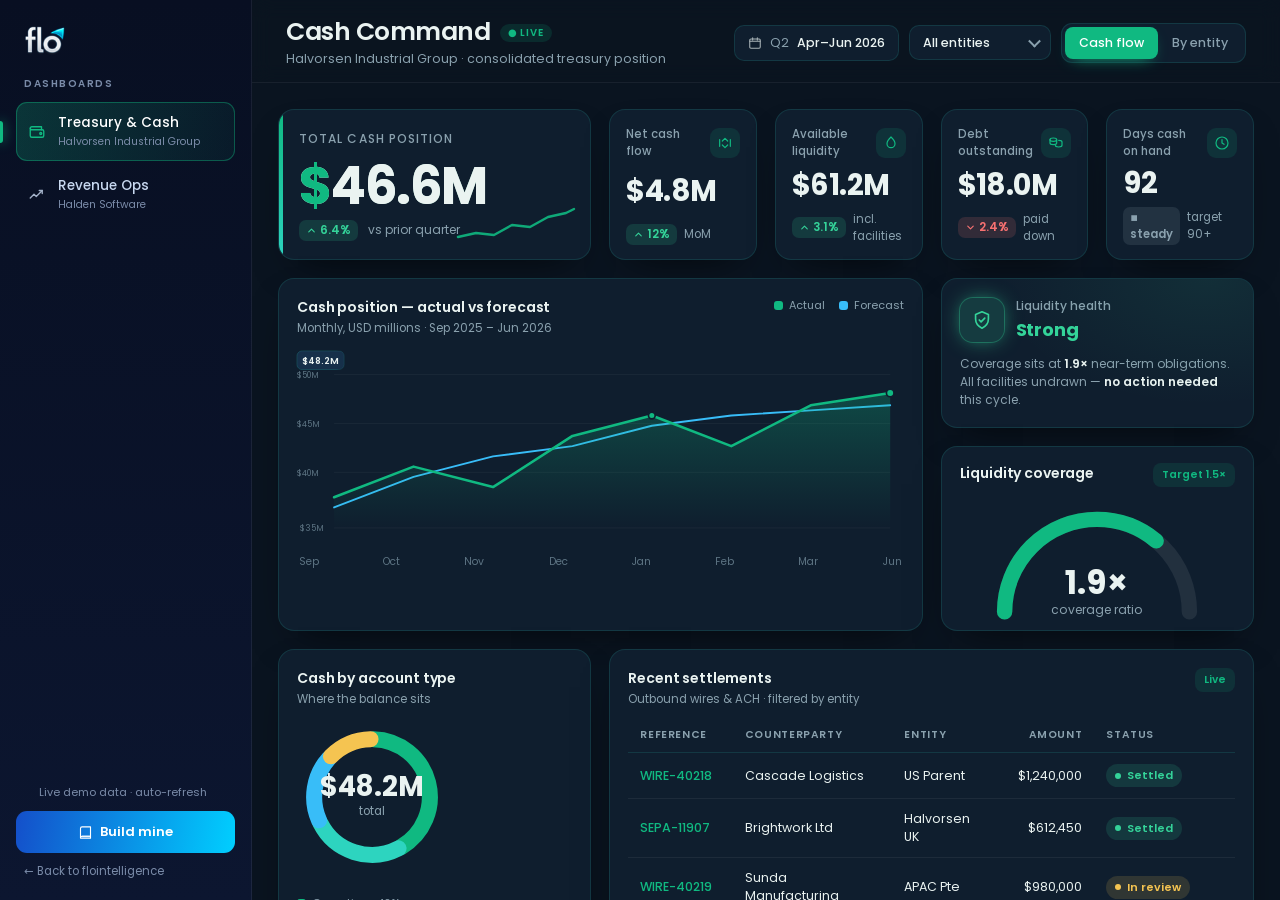
<file: dashboards/index.html>
<!doctype html>
<html lang="en">
<head>
<meta charset="utf-8">
<meta name="viewport" content="width=device-width, initial-scale=1, viewport-fit=cover">
<title>flo Intelligence — Live Dashboards</title>
<meta name="description" content="Enterprise dashboards built by flo — treasury and revenue operations, interactive and live. A decade of building these inside real finance teams.">
<link rel="icon" href="../assets/flo-icon.png">
<link rel="preconnect" href="https://fonts.googleapis.com">
<link rel="preconnect" href="https://fonts.gstatic.com" crossorigin>
<link href="https://fonts.googleapis.com/css2?family=Poppins:wght@300;400;500;600;700&family=JetBrains+Mono:wght@400;600&display=swap" rel="stylesheet">
<link rel="stylesheet" href="app.css?v=5">
</head>
<body>

<!-- ===================== ICON SPRITE ===================== -->
<svg width="0" height="0" style="position:absolute" aria-hidden="true">
  <defs>
    <symbol id="ic-wallet" viewBox="0 0 24 24" fill="none" stroke="currentColor" stroke-width="1.8" stroke-linecap="round" stroke-linejoin="round"><path d="M3 7a2 2 0 0 1 2-2h13v4"/><path d="M3 7v10a2 2 0 0 0 2 2h14a2 2 0 0 0 2-2v-6a2 2 0 0 0-2-2H5a2 2 0 0 1-2-2Z"/><circle cx="17" cy="14" r="1.3"/></symbol>
    <symbol id="ic-flow" viewBox="0 0 24 24" fill="none" stroke="currentColor" stroke-width="1.8" stroke-linecap="round" stroke-linejoin="round"><path d="M4 17V7"/><path d="M20 7v10"/><path d="M8 9l4-4 4 4"/><path d="M16 15l-4 4-4-4"/></symbol>
    <symbol id="ic-shield" viewBox="0 0 24 24" fill="none" stroke="currentColor" stroke-width="1.8" stroke-linecap="round" stroke-linejoin="round"><path d="M12 3l7 3v5c0 4.5-3 8-7 10-4-2-7-5.5-7-10V6l7-3Z"/><path d="M9 12l2 2 4-4"/></symbol>
    <symbol id="ic-droplet" viewBox="0 0 24 24" fill="none" stroke="currentColor" stroke-width="1.8" stroke-linecap="round" stroke-linejoin="round"><path d="M12 3s6 5.5 6 10a6 6 0 0 1-12 0c0-4.5 6-10 6-10Z"/></symbol>
    <symbol id="ic-coins" viewBox="0 0 24 24" fill="none" stroke="currentColor" stroke-width="1.8" stroke-linecap="round" stroke-linejoin="round"><ellipse cx="8" cy="7" rx="5" ry="2.5"/><path d="M3 7v5c0 1.4 2.2 2.5 5 2.5s5-1.1 5-2.5V7"/><path d="M11 15.5c0 1.4 2.2 2.5 5 2.5s5-1.1 5-2.5v-5c0-1.4-2.2-2.5-5-2.5"/></symbol>
    <symbol id="ic-clock" viewBox="0 0 24 24" fill="none" stroke="currentColor" stroke-width="1.8" stroke-linecap="round" stroke-linejoin="round"><circle cx="12" cy="12" r="9"/><path d="M12 7v5l3 2"/></symbol>
    <symbol id="ic-gauge" viewBox="0 0 24 24" fill="none" stroke="currentColor" stroke-width="1.8" stroke-linecap="round" stroke-linejoin="round"><path d="M12 14l4-4"/><path d="M5 18a9 9 0 1 1 14 0"/><circle cx="12" cy="14" r="1.2"/></symbol>
    <symbol id="ic-repeat" viewBox="0 0 24 24" fill="none" stroke="currentColor" stroke-width="1.8" stroke-linecap="round" stroke-linejoin="round"><path d="M17 2l4 4-4 4"/><path d="M3 11V9a4 4 0 0 1 4-4h14"/><path d="M7 22l-4-4 4-4"/><path d="M21 13v2a4 4 0 0 1-4 4H3"/></symbol>
    <symbol id="ic-users" viewBox="0 0 24 24" fill="none" stroke="currentColor" stroke-width="1.8" stroke-linecap="round" stroke-linejoin="round"><circle cx="9" cy="8" r="3.2"/><path d="M3 20c0-3.3 2.7-5.5 6-5.5s6 2.2 6 5.5"/><path d="M16 4.5a3.2 3.2 0 0 1 0 6.4"/><path d="M18 14.5c2.4.5 4 2.4 4 5"/></symbol>
    <symbol id="ic-target" viewBox="0 0 24 24" fill="none" stroke="currentColor" stroke-width="1.8" stroke-linecap="round" stroke-linejoin="round"><circle cx="12" cy="12" r="9"/><circle cx="12" cy="12" r="5"/><circle cx="12" cy="12" r="1.4"/></symbol>
    <symbol id="ic-ticket" viewBox="0 0 24 24" fill="none" stroke="currentColor" stroke-width="1.8" stroke-linecap="round" stroke-linejoin="round"><path d="M4 9a2 2 0 0 0 0 6v2a2 2 0 0 0 2 2h12a2 2 0 0 0 2-2v-2a2 2 0 0 1 0-6V7a2 2 0 0 0-2-2H6a2 2 0 0 0-2 2Z"/><path d="M14 5v14"/></symbol>
    <symbol id="ic-smile" viewBox="0 0 24 24" fill="none" stroke="currentColor" stroke-width="1.8" stroke-linecap="round" stroke-linejoin="round"><circle cx="12" cy="12" r="9"/><path d="M8 14s1.5 2 4 2 4-2 4-2"/><path d="M9 9h.01M15 9h.01"/></symbol>
    <symbol id="ic-chart" viewBox="0 0 24 24" fill="none" stroke="currentColor" stroke-width="1.8" stroke-linecap="round" stroke-linejoin="round"><path d="M4 20V4"/><path d="M4 20h16"/><rect x="7" y="12" width="3" height="5"/><rect x="12" y="8" width="3" height="9"/><rect x="17" y="5" width="3" height="12"/></symbol>
    <symbol id="ic-trend" viewBox="0 0 24 24" fill="none" stroke="currentColor" stroke-width="1.8" stroke-linecap="round" stroke-linejoin="round"><path d="M3 16l5-5 3 3 8-8"/><path d="M15 6h4v4"/></symbol>
    <symbol id="ic-layers" viewBox="0 0 24 24" fill="none" stroke="currentColor" stroke-width="1.8" stroke-linecap="round" stroke-linejoin="round"><path d="M12 3l9 5-9 5-9-5 9-5Z"/><path d="M3 13l9 5 9-5"/></symbol>
    <symbol id="ic-alert" viewBox="0 0 24 24" fill="none" stroke="currentColor" stroke-width="1.8" stroke-linecap="round" stroke-linejoin="round"><path d="M12 3l9 16H3l9-16Z"/><path d="M12 10v4M12 17h.01"/></symbol>
    <symbol id="ic-cal" viewBox="0 0 24 24" fill="none" stroke="currentColor" stroke-width="1.8" stroke-linecap="round" stroke-linejoin="round"><rect x="3" y="5" width="18" height="16" rx="2"/><path d="M3 9h18M8 3v4M16 3v4"/></symbol>
    <symbol id="ic-book" viewBox="0 0 24 24" fill="none" stroke="currentColor" stroke-width="1.8" stroke-linecap="round" stroke-linejoin="round"><path d="M4 5.5A2.5 2.5 0 0 1 6.5 3H20v15H6.5A2.5 2.5 0 0 0 4 20.5v-15Z"/><path d="M4 20.5A2.5 2.5 0 0 1 6.5 18H20v3H6.5A2.5 2.5 0 0 1 4 20.5Z"/></symbol>
  </defs>
</svg>

<!-- ===================== APP ===================== -->
<div class="di-app" data-theme="treasury">

  <!-- ---------- LEFT RAIL ---------- -->
  <aside class="di-rail">
    <div class="di-brand">
      <img src="../assets/flo-logo.png" alt="flo">
    </div>
    <div class="di-rail-label">Dashboards</div>
    <nav class="di-nav">
      <button class="di-navitem" data-goto="treasury">
        <svg><use href="#ic-wallet"/></svg>
        <span>Treasury &amp; Cash<span class="di-navsub">Halvorsen Industrial Group</span></span>
      </button>
      <button class="di-navitem" data-goto="revenue">
        <svg><use href="#ic-trend"/></svg>
        <span>Revenue Ops<span class="di-navsub">Halden Software</span></span>
      </button>
    </nav>
    <div class="di-rail-foot">
      <div class="di-live"><span class="dot"></span> Live demo data · auto-refresh</div>
      <a class="di-cta" href="https://cal.com/flo-intelligence-6v0495/flointelligence30" target="_blank" rel="noopener">
        <svg width="15" height="15"><use href="#ic-book"/></svg> Build mine
      </a>
      <a class="di-backhome" href="../index.html">← Back to flointelligence</a>
    </div>
  </aside>

  <!-- ---------- MOBILE TABS ---------- -->
  <div class="di-mobtabs">
    <a class="di-mobbrand" href="../index.html" aria-label="Back to flointelligence">
      <svg viewBox="0 0 24 24" fill="none" stroke="currentColor" stroke-width="2.4" stroke-linecap="round" stroke-linejoin="round" aria-hidden="true"><path d="M15 18l-6-6 6-6"/></svg>
      <img src="../assets/flo-logo.png" alt="flo">
    </a>
    <button class="di-mobtab" data-goto="treasury"><svg><use href="#ic-wallet"/></svg>Treasury</button>
    <button class="di-mobtab" data-goto="revenue"><svg><use href="#ic-trend"/></svg>Revenue</button>
  </div>

  <!-- ---------- MAIN ---------- -->
  <main class="di-main">

    <!-- ============ TREASURY TOPBAR ============ -->
    <div class="di-topbar di-topbar-treasury" data-topbar="treasury">
      <div class="di-title">
        <h1 data-doctitle="treasury">Cash Command<span class="di-badge">● Live</span></h1>
        <p>Halvorsen Industrial Group · consolidated treasury position</p>
      </div>
      <div class="di-filters">
        <span class="di-pill"><svg><use href="#ic-cal"/></svg><span class="di-pill-em">Q2</span> Apr–Jun 2026</span>
        <div class="di-select">
          <select data-filter-table="tbl-settle" aria-label="Entity">
            <option value="all">All entities</option>
            <option value="na">North America</option>
            <option value="emea">EMEA</option>
            <option value="apac">APAC</option>
          </select>
        </div>
        <div class="di-seg">
          <button class="active" data-subview-group="tre-chart" data-subview="flow">Cash flow</button>
          <button data-subview-group="tre-chart" data-subview="entity">By entity</button>
        </div>
      </div>
    </div>

    <!-- ============ REVENUE TOPBAR ============ -->
    <div class="di-topbar" data-topbar="revenue" style="display:none">
      <div class="di-title">
        <h1 data-doctitle="revenue">Revenue Operations<span class="di-badge">● Live</span></h1>
        <p>Halden Software · ARR, retention &amp; pipeline health</p>
      </div>
      <div class="di-filters">
        <span class="di-pill"><svg><use href="#ic-cal"/></svg><span class="di-pill-em">TTM</span> Rolling 12 mo</span>
        <div class="di-select">
          <select data-filter-table="tbl-plan" aria-label="Plan">
            <option value="all">All plans</option>
            <option value="ent">Enterprise</option>
            <option value="growth">Growth</option>
            <option value="starter">Starter</option>
          </select>
        </div>
        <div class="di-seg">
          <button class="active" data-subview-group="rev-chart" data-subview="mrr">MRR</button>
          <button data-subview-group="rev-chart" data-subview="net">Net new</button>
        </div>
      </div>
    </div>

    <!-- ============ CANVAS ============ -->
    <div class="di-canvas">

      <!-- ================= TREASURY VIEW ================= -->
      <section class="di-view" data-dash="treasury">

        <div class="di-row">
          <!-- Hero -->
          <div class="col-4 card hero-stat">
            <div class="hs-label">Total cash position</div>
            <div class="hs-val"><span class="hs-cur">$</span><span data-count="48.2" data-dec="1">0</span>M</div>
            <div class="hs-meta"><span class="delta up"><svg viewBox="0 0 24 24" fill="none" stroke="currentColor" stroke-width="2.4" stroke-linecap="round" stroke-linejoin="round"><path d="M6 15l6-6 6 6"/></svg>6.4%</span> vs prior quarter</div>
            <svg class="hs-spark" viewBox="0 0 120 44" preserveAspectRatio="none" aria-hidden="true">
              <polyline class="trend-line draw" style="--len:200" stroke="var(--accent)" stroke-width="2.4"
                points="2,34 20,30 38,32 56,22 74,24 92,14 110,10 118,6"/>
            </svg>
          </div>
          <!-- KPI cluster -->
          <div class="col-8">
            <div class="di-grid kpi-quad">
              <div class="card kpi" style="grid-column:span 1">
                <div class="kpi-top"><span class="kpi-label">Net cash flow</span><span class="kpi-ic"><svg><use href="#ic-flow"/></svg></span></div>
                <div class="kpi-val"><span class="hs-cur">$</span><span data-count="4.8" data-dec="1" data-pre="">0</span>M</div>
                <div class="kpi-foot"><span class="delta up"><svg viewBox="0 0 24 24" fill="none" stroke="currentColor" stroke-width="2.4" stroke-linecap="round" stroke-linejoin="round"><path d="M6 15l6-6 6 6"/></svg>12%</span> MoM</div>
              </div>
              <div class="card kpi" style="grid-column:span 1">
                <div class="kpi-top"><span class="kpi-label">Available liquidity</span><span class="kpi-ic"><svg><use href="#ic-droplet"/></svg></span></div>
                <div class="kpi-val"><span class="hs-cur">$</span><span data-count="61.5" data-dec="1">0</span>M</div>
                <div class="kpi-foot"><span class="delta up"><svg viewBox="0 0 24 24" fill="none" stroke="currentColor" stroke-width="2.4" stroke-linecap="round" stroke-linejoin="round"><path d="M6 15l6-6 6 6"/></svg>3.1%</span> incl. facilities</div>
              </div>
              <div class="card kpi" style="grid-column:span 1">
                <div class="kpi-top"><span class="kpi-label">Debt outstanding</span><span class="kpi-ic"><svg><use href="#ic-coins"/></svg></span></div>
                <div class="kpi-val"><span class="hs-cur">$</span><span data-count="18.3" data-dec="1">0</span>M</div>
                <div class="kpi-foot"><span class="delta down"><svg viewBox="0 0 24 24" fill="none" stroke="currentColor" stroke-width="2.4" stroke-linecap="round" stroke-linejoin="round"><path d="M6 9l6 6 6-6"/></svg>2.4%</span> paid down</div>
              </div>
              <div class="card kpi" style="grid-column:span 1">
                <div class="kpi-top"><span class="kpi-label">Days cash on hand</span><span class="kpi-ic"><svg><use href="#ic-clock"/></svg></span></div>
                <div class="kpi-val"><span data-count="94" data-dec="0">0</span></div>
                <div class="kpi-foot"><span class="delta flat">▪ steady</span> target 90+</div>
              </div>
            </div>
          </div>
        </div>

        <div class="di-row">
          <!-- Trend chart w/ subviews -->
          <div class="col-8 card">
            <div class="card-head">
              <div>
                <div class="card-title">Cash position — actual vs forecast</div>
                <div class="card-sub">Monthly, USD millions · Sep 2025 – Jun 2026</div>
              </div>
              <div class="card-legend">
                <span class="lg"><i style="background:var(--accent)"></i>Actual</span>
                <span class="lg"><i style="background:var(--c3)"></i>Forecast</span>
              </div>
            </div>

            <!-- subpanel: cash flow -->
            <div data-subpanel-group="tre-chart" data-subpanel="flow" class="chart">
              <svg viewBox="0 0 720 232" preserveAspectRatio="none" aria-label="Cash position line chart">
                <line class="gridline" x1="44" y1="28" x2="704" y2="28"/>
                <line class="gridline" x1="44" y1="86" x2="704" y2="86"/>
                <line class="gridline" x1="44" y1="144" x2="704" y2="144"/>
                <line class="gridline" x1="44" y1="210" x2="704" y2="210"/>
                <text class="chart-y" x="0" y="32">$50M</text>
                <text class="chart-y" x="0" y="90">$45M</text>
                <text class="chart-y" x="0" y="148">$40M</text>
                <text class="chart-y" x="4" y="214">$35M</text>
                <!-- forecast -->
                <polyline class="trend-line draw" style="--len:1200" stroke="var(--c3)" stroke-width="2.2" stroke-dasharray="1200"
                  points="44,185.7 138.3,149.3 232.6,125.1 326.9,112.9 421.1,88.7 515.4,76.5 609.7,70.5 704,64.4"/>
                <!-- actual area + line -->
                <polygon class="area-fill" fill="url(#treGrad)" points="44,173.6 138.3,137.2 232.6,161.5 326.9,100.8 421.1,76.5 515.4,112.9 609.7,64.4 704,49.8 704,210 44,210"/>
                <polyline class="trend-line draw" style="--len:1200" stroke="var(--accent)" stroke-width="3" stroke-dasharray="1200"
                  points="44,173.6 138.3,137.2 232.6,161.5 326.9,100.8 421.1,76.5 515.4,112.9 609.7,64.4 704,49.8"/>
                <circle class="dot" cx="421.1" cy="76.5" r="4" fill="var(--accent)" stroke="var(--panel)" stroke-width="2"/>
                <circle class="dot" cx="704" cy="49.8" r="4.5" fill="var(--accent)" stroke="var(--panel)" stroke-width="2"/>
                <g class="val-callout" transform="translate(388,50)"><rect x="0" y="0" width="52" height="22" rx="6"/><text x="26" y="15" text-anchor="middle">$46.0M</text></g>
                <g class="val-callout" transform="translate(660,24)"><rect x="0" y="0" width="56" height="22" rx="6"/><text x="28" y="15" text-anchor="middle">$48.2M</text></g>
                <defs><linearGradient id="treGrad" x1="0" y1="0" x2="0" y2="1"><stop offset="0" stop-color="var(--accent)" stop-opacity="0.28"/><stop offset="1" stop-color="var(--accent)" stop-opacity="0"/></linearGradient></defs>
              </svg>
              <div class="axis-x"><span>Sep</span><span>Oct</span><span>Nov</span><span>Dec</span><span>Jan</span><span>Feb</span><span>Mar</span><span>Jun</span></div>
            </div>

            <!-- subpanel: by entity (bars) -->
            <div data-subpanel-group="tre-chart" data-subpanel="entity" class="chart" style="display:none">
              <svg viewBox="0 0 720 232" aria-label="Cash by entity bar chart">
                <line class="gridline" x1="44" y1="30" x2="704" y2="30"/>
                <line class="gridline" x1="44" y1="90" x2="704" y2="90"/>
                <line class="gridline" x1="44" y1="150" x2="704" y2="150"/>
                <line class="gridline" x1="44" y1="204" x2="704" y2="204"/>
                <text class="chart-y" x="6" y="34">$16M</text><text class="chart-y" x="6" y="154">$6M</text>
                <!-- 5 entities -->
                <g>
                  <rect class="bar" x="70"  y="70"  width="70" height="134" rx="6" fill="var(--accent)"/>
                  <rect class="bar" x="200" y="104" width="70" height="100" rx="6" fill="var(--c2)"/>
                  <rect class="bar" x="330" y="132" width="70" height="72"  rx="6" fill="var(--c3)"/>
                  <rect class="bar" x="460" y="150" width="70" height="54"  rx="6" fill="var(--c4)"/>
                  <rect class="bar" x="590" y="168" width="70" height="36"  rx="6" fill="var(--c5)"/>
                </g>
              </svg>
              <div class="axis-x"><span style="flex:1;text-align:center">US Parent</span><span style="flex:1;text-align:center">Halvorsen UK</span><span style="flex:1;text-align:center">EU GmbH</span><span style="flex:1;text-align:center">APAC Pte</span><span style="flex:1;text-align:center">LatAm SA</span></div>
            </div>
          </div>

          <!-- Health + gauge -->
          <div class="col-4">
            <div class="card health good" style="margin-bottom:18px">
              <div class="h-top">
                <span class="h-ic"><svg><use href="#ic-shield"/></svg></span>
                <div><div class="h-label">Liquidity health</div><div class="h-state">Strong</div></div>
              </div>
              <div class="h-desc">Coverage sits at <b>1.9× </b> near-term obligations. All facilities undrawn — <b>no action needed</b> this cycle.</div>
            </div>
            <div class="card" style="padding:16px 18px 8px">
              <div class="card-head" style="margin-bottom:6px"><div class="card-title">Liquidity coverage</div><span class="card-tag">Target 1.5×</span></div>
              <div class="chart" style="max-width:220px;margin:0 auto">
                <svg viewBox="0 0 200 118" aria-label="Coverage gauge">
                  <path d="M16 108 A 84 84 0 0 1 184 108" fill="none" stroke="var(--track)" stroke-width="14" stroke-linecap="round"/>
                  <path class="gauge-val" d="M16 108 A 84 84 0 0 1 184 108" fill="none" stroke="var(--accent)" stroke-width="14" stroke-linecap="round" stroke-dasharray="264" data-len="264" data-off="74"/>
                  <text x="100" y="92" text-anchor="middle" style="fill:var(--text);font-size:30px;font-weight:700">1.9×</text>
                  <text x="100" y="110" text-anchor="middle" style="fill:var(--muted);font-size:11px">coverage ratio</text>
                </svg>
              </div>
            </div>
          </div>
        </div>

        <div class="di-row">
          <!-- Donut -->
          <div class="col-4 card">
            <div class="card-head"><div><div class="card-title">Cash by account type</div><div class="card-sub">Where the balance sits</div></div></div>
            <div style="display:flex;align-items:center;gap:16px;flex-wrap:wrap">
              <div class="donut" data-segs="42,26,19,13" data-cols="var(--accent),var(--c2),var(--c3),var(--c4)" data-center="$48.2M" data-centerlab="total" style="width:150px;flex:none"></div>
              <div style="display:flex;flex-direction:column;gap:9px;flex:1;min-width:120px">
                <span class="lg"><i style="background:var(--accent)"></i>Operating · 42%</span>
                <span class="lg"><i style="background:var(--c2)"></i>Money market · 26%</span>
                <span class="lg"><i style="background:var(--c3)"></i>Time deposits · 19%</span>
                <span class="lg"><i style="background:var(--c4)"></i>FX / other · 13%</span>
              </div>
            </div>
          </div>
          <!-- Settlements table -->
          <div class="col-8 card">
            <div class="card-head"><div><div class="card-title">Recent settlements</div><div class="card-sub">Outbound wires &amp; ACH · filtered by entity</div></div><span class="card-tag">Live</span></div>
            <div class="tbl-wrap">
              <table class="di-tbl" id="tbl-settle">
                <thead><tr><th>Reference</th><th>Counterparty</th><th>Entity</th><th class="r">Amount</th><th>Status</th></tr></thead>
                <tbody>
                  <tr data-seg="na"><td class="lnk">WIRE-40218</td><td>Cascade Logistics</td><td>US Parent</td><td class="r">$1,240,000</td><td><span class="status-chip ok">Settled</span></td></tr>
                  <tr data-seg="emea"><td class="lnk">SEPA-11907</td><td>Brightwork Ltd</td><td>Halvorsen UK</td><td class="r">$612,450</td><td><span class="status-chip ok">Settled</span></td></tr>
                  <tr data-seg="apac"><td class="lnk">WIRE-40219</td><td>Sunda Manufacturing</td><td>APAC Pte</td><td class="r">$980,000</td><td><span class="status-chip pend">In review</span></td></tr>
                  <tr data-seg="na"><td class="lnk">ACH-77302</td><td>Ridgeline Payroll</td><td>US Parent</td><td class="r">$438,120</td><td><span class="status-chip ok">Settled</span></td></tr>
                  <tr data-seg="emea"><td class="lnk">WIRE-40221</td><td>Nordic Components AB</td><td>EU GmbH</td><td class="r">$1,505,300</td><td><span class="status-chip risk">Hold · value date</span></td></tr>
                  <tr data-seg="apac"><td class="lnk">WIRE-40224</td><td>Pacific Freight Co</td><td>APAC Pte</td><td class="r">$276,900</td><td><span class="status-chip ok">Settled</span></td></tr>
                  <tr class="total"><td>Total shown</td><td></td><td></td><td class="r">$5,052,770</td><td></td></tr>
                </tbody>
              </table>
            </div>
          </div>
        </div>
      </section>

      <!-- ================= REVENUE VIEW ================= -->
      <section class="di-view" data-dash="revenue">

        <div class="di-row">
          <div class="col-4 card hero-stat">
            <div class="hs-label">Annual recurring revenue</div>
            <div class="hs-val"><span class="hs-cur">$</span><span data-count="14.7" data-dec="1">0</span>M</div>
            <div class="hs-meta"><span class="delta up"><svg viewBox="0 0 24 24" fill="none" stroke="currentColor" stroke-width="2.4" stroke-linecap="round" stroke-linejoin="round"><path d="M6 15l6-6 6 6"/></svg>28%</span> YoY growth</div>
            <svg class="hs-spark" viewBox="0 0 120 44" preserveAspectRatio="none" aria-hidden="true">
              <polyline class="trend-line draw" style="--len:200" stroke="var(--accent)" stroke-width="2.4"
                points="2,38 20,34 38,30 56,28 74,20 92,16 110,9 118,5"/>
            </svg>
          </div>
          <div class="col-8">
            <div class="di-grid kpi-quad">
              <div class="card kpi"><div class="kpi-top"><span class="kpi-label">Net revenue retention</span><span class="kpi-ic"><svg><use href="#ic-repeat"/></svg></span></div><div class="kpi-val"><span data-count="118" data-dec="0">0</span>%</div><div class="kpi-foot"><span class="delta up"><svg viewBox="0 0 24 24" fill="none" stroke="currentColor" stroke-width="2.4" stroke-linecap="round" stroke-linejoin="round"><path d="M6 15l6-6 6 6"/></svg>4pt</span> QoQ</div></div>
              <div class="card kpi"><div class="kpi-top"><span class="kpi-label">New MRR</span><span class="kpi-ic"><svg><use href="#ic-trend"/></svg></span></div><div class="kpi-val"><span class="hs-cur">$</span><span data-count="182" data-dec="0">0</span>K</div><div class="kpi-foot"><span class="delta up"><svg viewBox="0 0 24 24" fill="none" stroke="currentColor" stroke-width="2.4" stroke-linecap="round" stroke-linejoin="round"><path d="M6 15l6-6 6 6"/></svg>9%</span> MoM</div></div>
              <div class="card kpi"><div class="kpi-top"><span class="kpi-label">Logo churn</span><span class="kpi-ic"><svg><use href="#ic-users"/></svg></span></div><div class="kpi-val"><span data-count="1.8" data-dec="1">0</span>%</div><div class="kpi-foot"><span class="delta up"><svg viewBox="0 0 24 24" fill="none" stroke="currentColor" stroke-width="2.4" stroke-linecap="round" stroke-linejoin="round"><path d="M6 15l6-6 6 6"/></svg>0.4pt</span> improved</div></div>
              <div class="card kpi"><div class="kpi-top"><span class="kpi-label">CAC payback</span><span class="kpi-ic"><svg><use href="#ic-clock"/></svg></span></div><div class="kpi-val"><span data-count="11" data-dec="0">0</span> mo</div><div class="kpi-foot"><span class="delta flat">▪ target 12</span></div></div>
            </div>
          </div>
        </div>

        <div class="di-row">
          <div class="col-8 card">
            <div class="card-head">
              <div><div class="card-title">Recurring revenue growth</div><div class="card-sub">MRR by month, USD thousands · trailing 12</div></div>
              <div class="card-legend"><span class="lg"><i style="background:var(--accent)"></i>MRR</span><span class="lg"><i style="background:var(--c2)"></i>Expansion</span></div>
            </div>
            <div data-subpanel-group="rev-chart" data-subpanel="mrr" class="chart">
              <svg viewBox="0 0 720 232" preserveAspectRatio="none" aria-label="MRR growth">
                <line class="gridline" x1="44" y1="30" x2="704" y2="30"/><line class="gridline" x1="44" y1="90" x2="704" y2="90"/><line class="gridline" x1="44" y1="150" x2="704" y2="150"/><line class="gridline" x1="44" y1="204" x2="704" y2="204"/>
                <text class="chart-y" x="4" y="34">$1.2M</text><text class="chart-y" x="4" y="154">$600K</text>
                <polygon class="area-fill" fill="url(#revGrad)" points="44,178 104,170 164,160 224,150 284,138 344,128 404,112 464,100 524,86 584,70 644,54 704,40 704,204 44,204"/>
                <polyline class="trend-line draw" style="--len:1200" stroke="var(--accent)" stroke-width="3" stroke-dasharray="1200"
                  points="44,178 104,170 164,160 224,150 284,138 344,128 404,112 464,100 524,86 584,70 644,54 704,40"/>
                <circle class="dot" cx="704" cy="40" r="4.5" fill="var(--accent)" stroke="var(--panel)" stroke-width="2"/>
                <g class="val-callout" transform="translate(656,16)"><rect x="0" y="0" width="58" height="22" rx="6"/><text x="29" y="15" text-anchor="middle">$1.22M</text></g>
                <defs><linearGradient id="revGrad" x1="0" y1="0" x2="0" y2="1"><stop offset="0" stop-color="var(--accent)" stop-opacity="0.22"/><stop offset="1" stop-color="var(--accent)" stop-opacity="0"/></linearGradient></defs>
              </svg>
              <div class="axis-x"><span>Jul</span><span>Aug</span><span>Sep</span><span>Oct</span><span>Nov</span><span>Dec</span><span>Jan</span><span>Feb</span><span>Mar</span><span>Apr</span><span>May</span><span>Jun</span></div>
            </div>
            <div data-subpanel-group="rev-chart" data-subpanel="net" class="chart" style="display:none">
              <svg viewBox="0 0 720 232" aria-label="Net new MRR bars">
                <line class="gridline" x1="44" y1="30" x2="704" y2="30"/><line class="gridline" x1="44" y1="117" x2="704" y2="117"/><line class="gridline" x1="44" y1="204" x2="704" y2="204"/>
                <text class="chart-y" x="10" y="34">+$200K</text><text class="chart-y" x="22" y="121">$0</text>
                <g>
                  <rect class="bar" x="60"  y="150" width="34" height="54" rx="5" fill="var(--accent)"/>
                  <rect class="bar" x="112" y="140" width="34" height="64" rx="5" fill="var(--accent)"/>
                  <rect class="bar" x="164" y="132" width="34" height="72" rx="5" fill="var(--accent)"/>
                  <rect class="bar" x="216" y="146" width="34" height="58" rx="5" fill="var(--accent)"/>
                  <rect class="bar" x="268" y="120" width="34" height="84" rx="5" fill="var(--accent)"/>
                  <rect class="bar" x="320" y="128" width="34" height="76" rx="5" fill="var(--accent)"/>
                  <rect class="bar" x="372" y="108" width="34" height="96" rx="5" fill="var(--c2)"/>
                  <rect class="bar" x="424" y="100" width="34" height="104" rx="5" fill="var(--c2)"/>
                  <rect class="bar" x="476" y="92"  width="34" height="112" rx="5" fill="var(--c2)"/>
                  <rect class="bar" x="528" y="80"  width="34" height="124" rx="5" fill="var(--c2)"/>
                  <rect class="bar" x="580" y="70"  width="34" height="134" rx="5" fill="var(--c2)"/>
                  <rect class="bar" x="632" y="60"  width="34" height="144" rx="5" fill="var(--c2)"/>
                </g>
              </svg>
              <div class="axis-x"><span>Jul</span><span>Aug</span><span>Sep</span><span>Oct</span><span>Nov</span><span>Dec</span><span>Jan</span><span>Feb</span><span>Mar</span><span>Apr</span><span>May</span><span>Jun</span></div>
            </div>
          </div>

          <div class="col-4">
            <div class="card health good" style="margin-bottom:18px">
              <div class="h-top"><span class="h-ic"><svg><use href="#ic-repeat"/></svg></span><div><div class="h-label">Retention health</div><div class="h-state">Expanding</div></div></div>
              <div class="h-desc">NRR of <b>118%</b> means the base grows before a single new logo. Expansion is outrunning churn <b>2.6 : 1</b>.</div>
            </div>
            <div class="card">
              <div class="card-head"><div><div class="card-title">Revenue by plan</div></div></div>
              <div style="display:flex;align-items:center;gap:14px;flex-wrap:wrap">
                <div class="donut" data-segs="54,32,14" data-cols="var(--accent),var(--c2),var(--c4)" data-center="$14.7M" data-centerlab="ARR" style="width:132px;flex:none"></div>
                <div style="display:flex;flex-direction:column;gap:9px;flex:1;min-width:110px">
                  <span class="lg"><i style="background:var(--accent)"></i>Enterprise · 54%</span>
                  <span class="lg"><i style="background:var(--c2)"></i>Growth · 32%</span>
                  <span class="lg"><i style="background:var(--c4)"></i>Starter · 14%</span>
                </div>
              </div>
            </div>
          </div>
        </div>

        <div class="di-row">
          <div class="col-12 card">
            <div class="card-head"><div><div class="card-title">Accounts by plan</div><div class="card-sub">Top segments · filtered by plan tier</div></div><span class="card-tag">TTM</span></div>
            <div class="tbl-wrap">
              <table class="di-tbl" id="tbl-plan">
                <thead><tr><th>Account</th><th>Plan</th><th class="r">MRR</th><th class="r">Seats</th><th style="width:150px">Health</th><th class="r">NRR</th></tr></thead>
                <tbody>
                  <tr data-seg="ent"><td class="lnk">Halcyon Retail Group</td><td>Enterprise</td><td class="r">$41,200</td><td class="r">640</td><td><div class="cellbar" style="--p:.94"><i></i></div></td><td class="r">131%</td></tr>
                  <tr data-seg="ent"><td class="lnk">Vantage Health Systems</td><td>Enterprise</td><td class="r">$38,900</td><td class="r">580</td><td><div class="cellbar" style="--p:.88"><i></i></div></td><td class="r">124%</td></tr>
                  <tr data-seg="growth"><td class="lnk">Orbit Studios</td><td>Growth</td><td class="r">$16,450</td><td class="r">210</td><td><div class="cellbar" style="--p:.72"><i></i></div></td><td class="r">109%</td></tr>
                  <tr data-seg="growth"><td class="lnk">Perch Analytics</td><td>Growth</td><td class="r">$12,300</td><td class="r">145</td><td><div class="cellbar" style="--p:.6"><i></i></div></td><td class="r">98%</td></tr>
                  <tr data-seg="starter"><td class="lnk">Fernwood Coffee Co</td><td>Starter</td><td class="r">$3,900</td><td class="r">38</td><td><div class="cellbar" style="--p:.81"><i></i></div></td><td class="r">112%</td></tr>
                  <tr class="total"><td>Total shown</td><td></td><td class="r">$112,750</td><td class="r">1,613</td><td></td><td class="r">118%</td></tr>
                </tbody>
              </table>
            </div>
          </div>
        </div>
      </section>

    </div><!-- /canvas -->
  </main>
</div>

<script>
/* topbars swap with dashboard */
(function(){
  document.addEventListener('click', syncTopbar);
  window.addEventListener('hashchange', syncTopbar);
  document.addEventListener('DOMContentLoaded', syncTopbar);
  function syncTopbar(){
    setTimeout(function(){
      var t = document.querySelector('.di-app').getAttribute('data-theme');
      document.querySelectorAll('[data-topbar]').forEach(function(tb){
        tb.style.display = tb.getAttribute('data-topbar')===t ? '' : 'none';
      });
    },0);
  }
})();
</script>
<script src="app.js?v=5"></script>
</body>
</html>
</file>
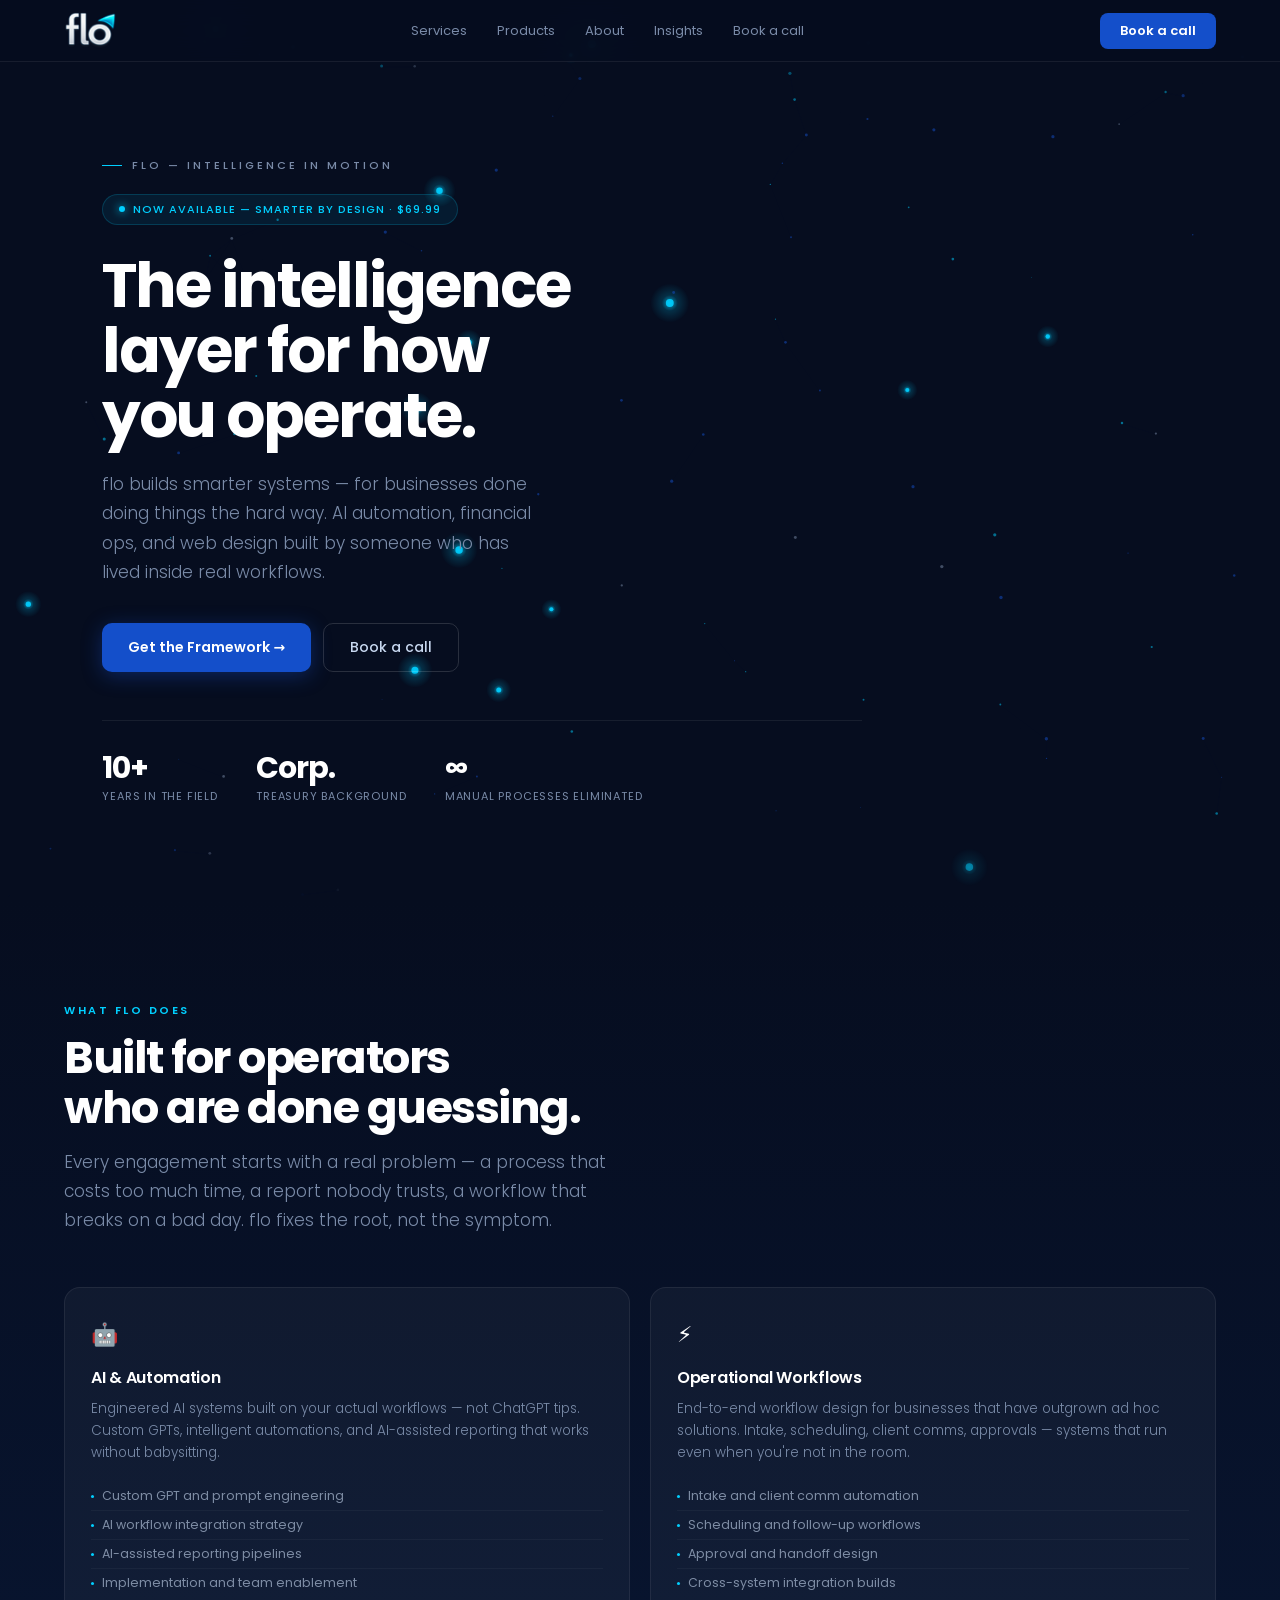
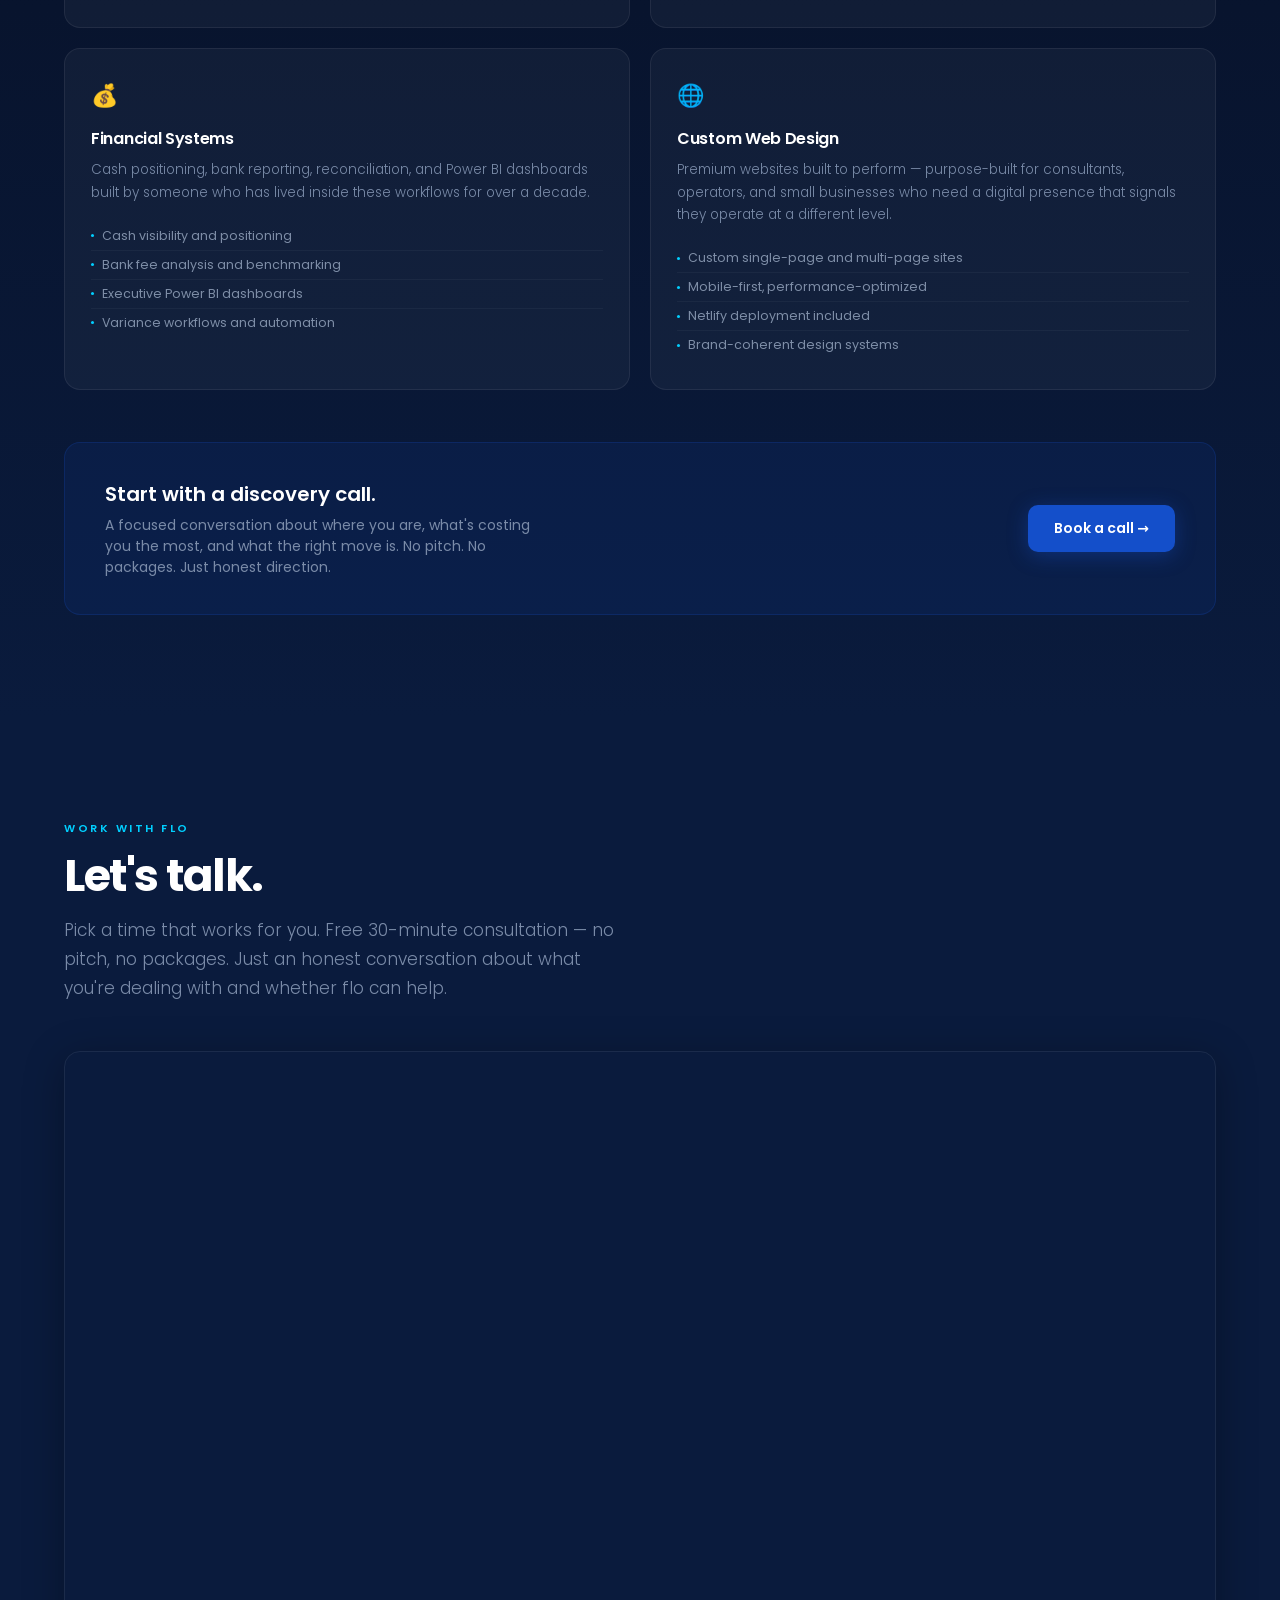
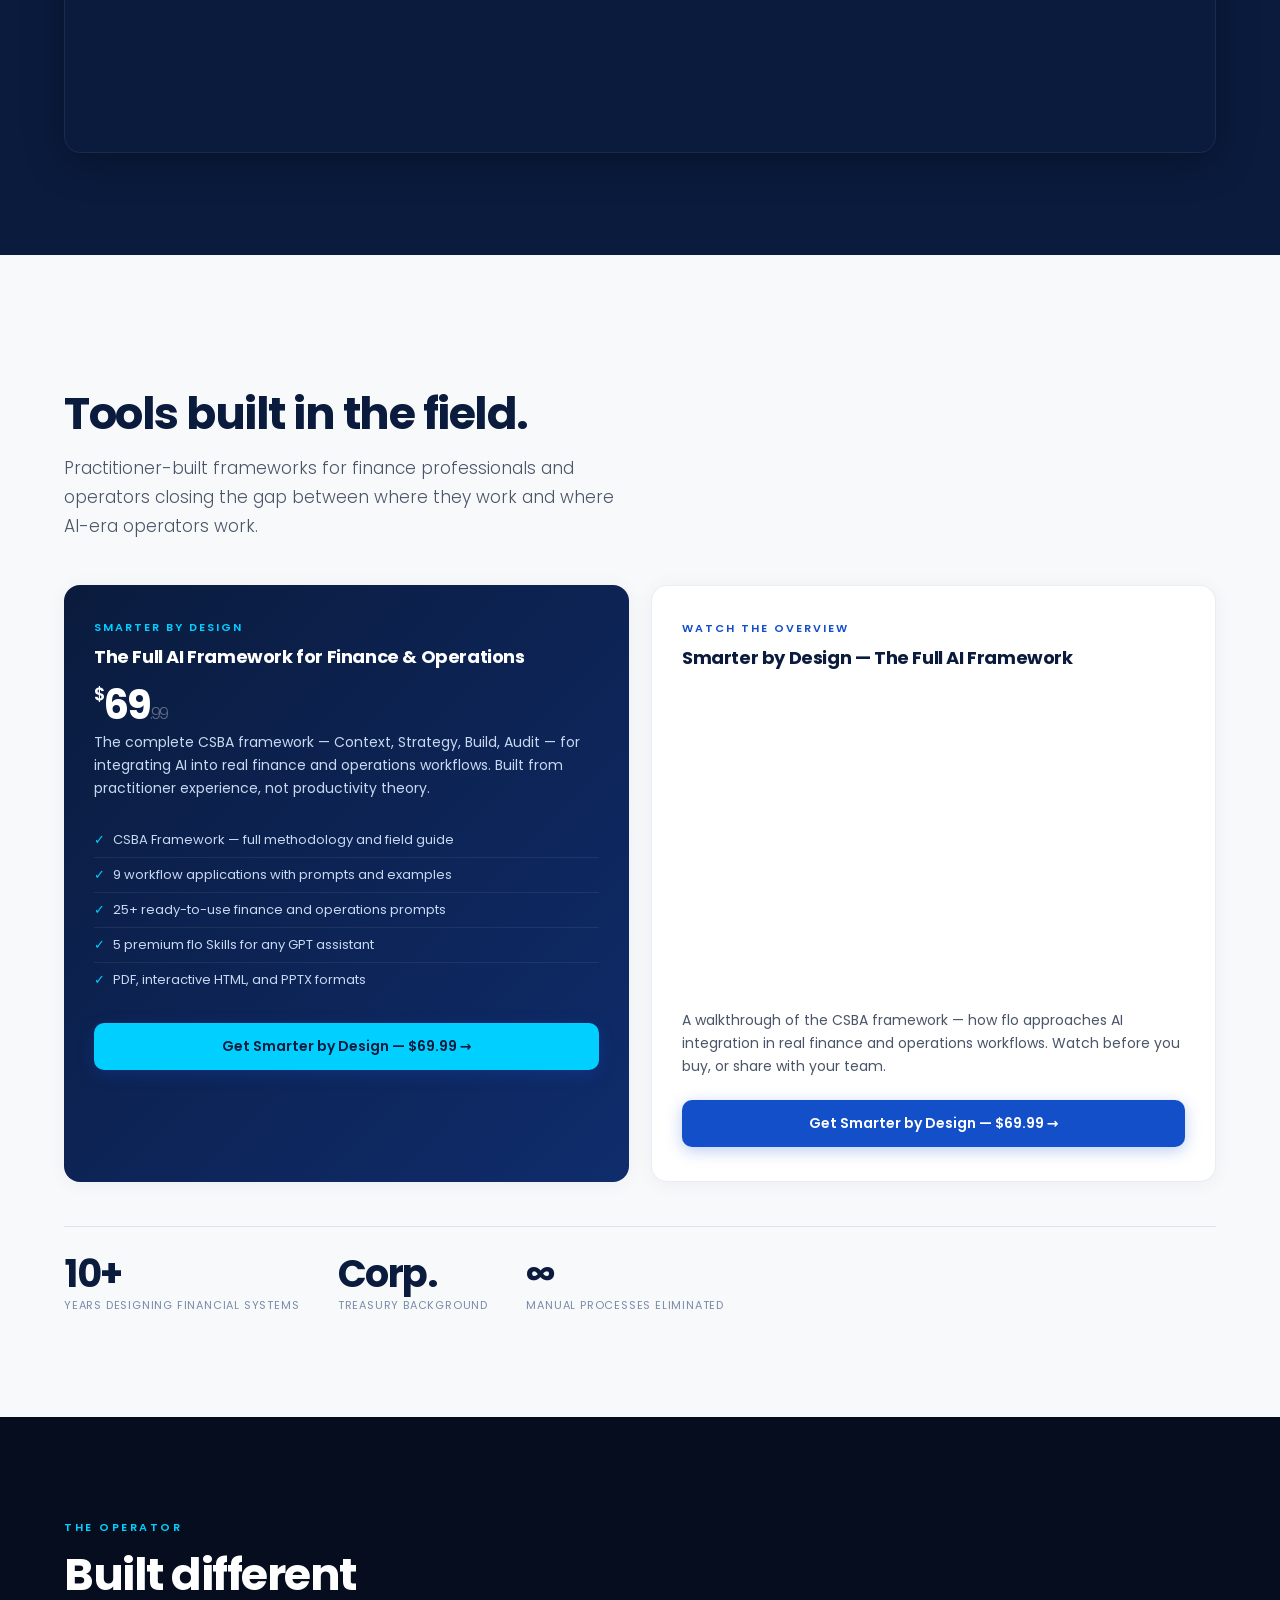
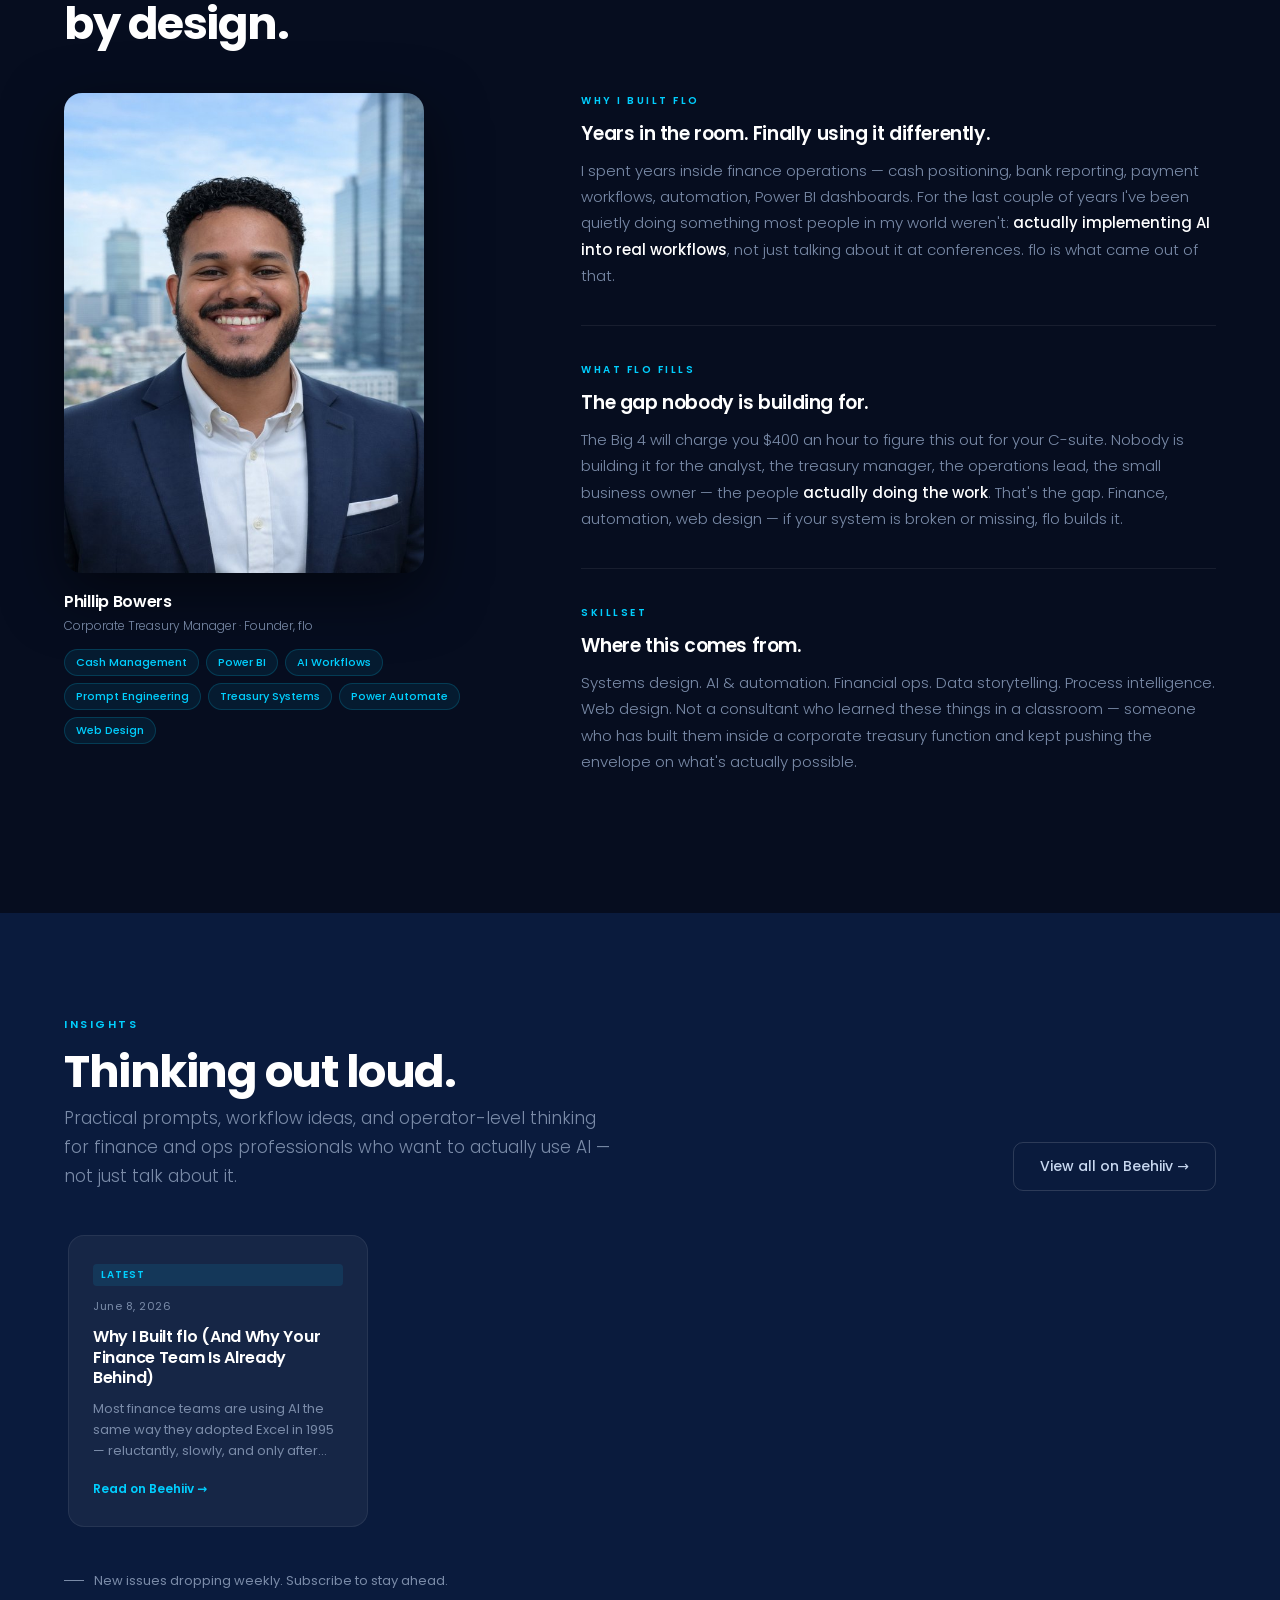
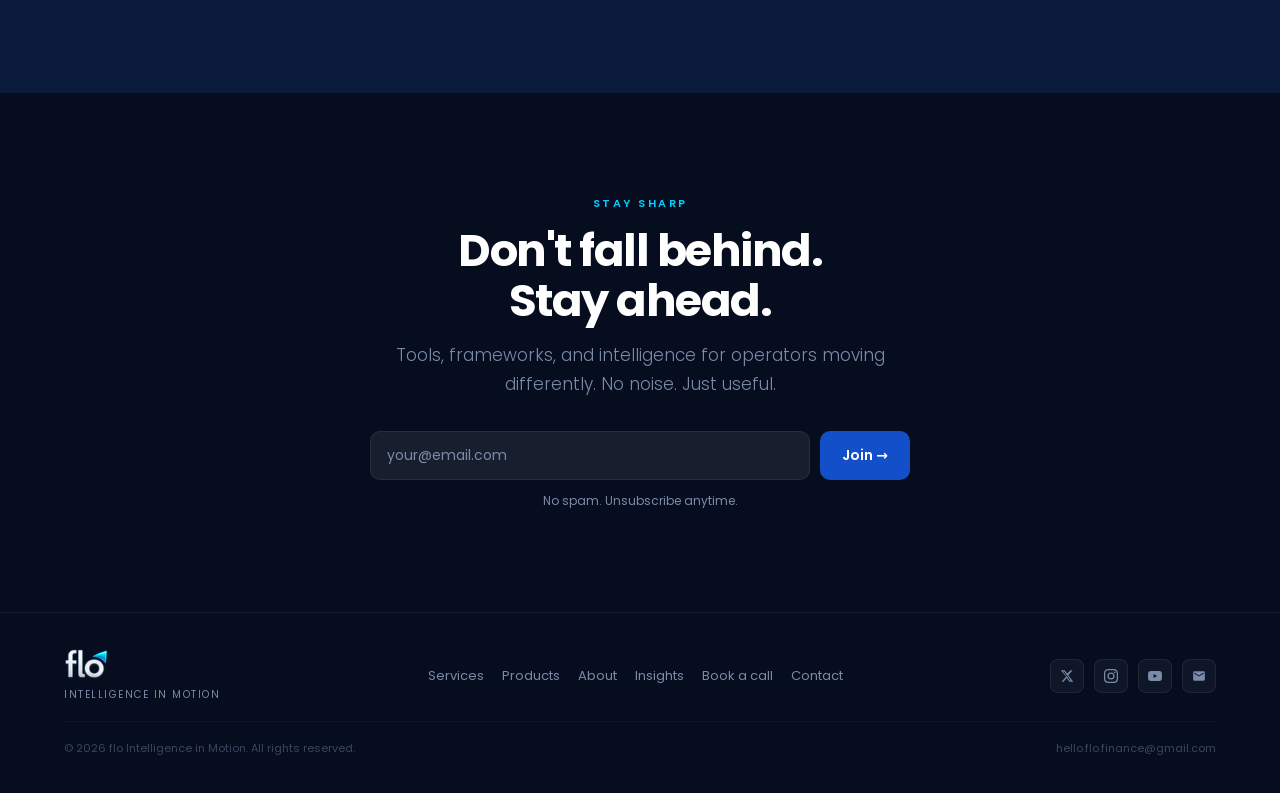
<file: flo-website-v11.html>
<!DOCTYPE html>
<html lang="en">
<head>
<meta charset="UTF-8">
<meta name="viewport" content="width=device-width, initial-scale=1.0">
<title>flo — Intelligence in Motion</title>
<link rel="preconnect" href="https://fonts.googleapis.com">
<link href="https://fonts.googleapis.com/css2?family=Poppins:wght@300;400;500;600;700&display=swap" rel="stylesheet">
<style>
*,*::before,*::after{box-sizing:border-box;margin:0;padding:0}
:root{
  --navy:   #0A1B3D;
  --dark:   #060D1F;
  --mid:    #0F2C6C;
  --accent: #144FCA;
  --cyan:   #00CFFF;
  --slate:  #7A8BA8;
  --silver: #C8D8F0;
  --light:  #F8F9FB;
  --white:  #FFFFFF;
  --b:      rgba(255,255,255,0.07);
  --f:      'Poppins',system-ui,sans-serif;
}
html{scroll-behavior:smooth}
body{font-family:var(--f);background:var(--dark);color:var(--white);overflow-x:hidden;-webkit-font-smoothing:antialiased}

/* NAV */
nav{position:fixed;top:0;left:0;right:0;z-index:900;
  display:flex;align-items:center;justify-content:space-between;
  padding:0 clamp(20px,5vw,64px);height:62px;
  background:rgba(6,13,31,0.88);
  backdrop-filter:blur(20px);-webkit-backdrop-filter:blur(20px);
  border-bottom:1px solid var(--b);transition:background .3s;}
.logo{text-decoration:none;}
.logo-text{font-size:22px;font-weight:700;font-family:var(--f);color:var(--white);letter-spacing:-0.5px;}
.nav-links{display:flex;gap:2px;}
.nav-links a{font-size:13px;font-weight:400;color:var(--slate);text-decoration:none;
  padding:7px 14px;border-radius:8px;transition:color .15s,background .15s;}
.nav-links a:hover{color:var(--white);background:rgba(255,255,255,0.06)}
.nav-cta{font-size:13px;font-weight:600;color:var(--white);background:var(--accent);
  border-radius:8px;padding:8px 20px;text-decoration:none;transition:opacity .15s,transform .15s;}
.nav-cta:hover{opacity:.88;transform:translateY(-1px)}
.hamburger{display:none;cursor:pointer;background:none;border:none;color:var(--white);padding:8px;flex-direction:column;gap:5px;}
.hamburger span{display:block;width:20px;height:1.5px;background:var(--white);border-radius:2px;}
.mob-menu{display:none;position:fixed;top:62px;left:0;right:0;z-index:899;
  background:rgba(6,13,31,0.97);backdrop-filter:blur(20px);
  padding:16px clamp(20px,5vw,64px) 28px;border-bottom:1px solid var(--b);
  flex-direction:column;gap:2px;}
.mob-menu a{font-size:15px;color:var(--silver);text-decoration:none;
  padding:12px 0;border-bottom:1px solid var(--b);display:block;transition:color .15s;}
.mob-menu a:last-child{border:none}
.mob-menu a:hover{color:var(--cyan)}
.mob-cta{margin-top:16px;text-align:center;font-size:15px;font-weight:600;
  color:var(--white)!important;background:var(--accent);border-radius:10px;
  padding:14px;display:block!important;border:none!important;text-decoration:none;}

/* HERO */
#hero{min-height:100vh;display:flex;flex-direction:column;justify-content:center;
  padding:0 clamp(24px,8vw,140px);padding-top:62px;
  position:relative;overflow:hidden;background:var(--dark);}
#hero-particles{position:absolute;inset:0;width:100%;height:100%;pointer-events:none;}
.hero-l{position:relative;z-index:2;max-width:760px;}
.hero-tagline{font-size:11px;font-weight:500;color:var(--slate);
  letter-spacing:3px;text-transform:uppercase;margin-bottom:20px;
  display:flex;align-items:center;gap:10px;}
.hero-tagline::before{content:'';width:20px;height:1px;background:var(--cyan);}
.pill{display:inline-flex;align-items:center;gap:8px;
  background:rgba(0,207,255,0.08);border:1px solid rgba(0,207,255,0.18);
  border-radius:100px;padding:6px 16px;margin-bottom:28px;}
.pill-dot{width:6px;height:6px;border-radius:50%;background:var(--cyan);
  box-shadow:0 0 8px var(--cyan);}
.pill span{font-size:11px;font-weight:500;color:var(--cyan);letter-spacing:1px;text-transform:uppercase;}
h1{font-size:clamp(36px,4.8vw,66px);font-weight:700;line-height:1.06;
  letter-spacing:-2px;color:var(--white);margin-bottom:22px;}
.hero-sub{font-size:clamp(14px,1.4vw,17px);font-weight:300;color:var(--slate);
  line-height:1.72;max-width:440px;margin-bottom:36px;}
.actions{display:flex;gap:12px;flex-wrap:wrap;}
.btn-p{display:inline-flex;align-items:center;gap:8px;font-size:14px;font-weight:600;
  color:var(--white);background:var(--accent);border-radius:10px;padding:13px 26px;
  text-decoration:none;transition:opacity .15s,transform .15s,box-shadow .15s;
  box-shadow:0 4px 20px rgba(20,79,202,0.38);}
.btn-p:hover{opacity:.9;transform:translateY(-2px);box-shadow:0 8px 28px rgba(20,79,202,0.48)}
.btn-g{display:inline-flex;align-items:center;gap:8px;font-size:14px;font-weight:500;
  color:var(--silver);border:1px solid rgba(255,255,255,0.14);border-radius:10px;
  padding:13px 26px;text-decoration:none;transition:color .15s,border-color .15s,transform .15s;}
.btn-g:hover{color:var(--white);border-color:rgba(255,255,255,0.3);transform:translateY(-2px)}
.hero-stats{display:flex;gap:clamp(20px,3vw,44px);margin-top:48px;
  padding-top:32px;border-top:1px solid var(--b);flex-wrap:wrap;}
.sv{font-size:clamp(22px,2.5vw,30px);font-weight:700;color:var(--white);letter-spacing:-1px;line-height:1;}
.sl{font-size:11px;font-weight:400;color:var(--slate);letter-spacing:.8px;text-transform:uppercase;margin-top:5px;}


/* SECTION BASE */
.sec{padding:clamp(60px,8vw,120px) clamp(24px,5vw,80px);}
.wrap{max-width:1200px;margin:0 auto;}
.ey{font-size:11px;font-weight:600;color:var(--cyan);letter-spacing:2.5px;text-transform:uppercase;margin-bottom:14px;}
.ey-d{color:var(--accent);}
h2{font-size:clamp(26px,3.5vw,46px);font-weight:700;letter-spacing:-1.5px;line-height:1.1;margin-bottom:16px;}
h2.dk{color:var(--navy);}
.lead{font-size:clamp(14px,1.4vw,17px);font-weight:300;color:var(--slate);line-height:1.7;max-width:560px;}
.lead.dk{color:#4A5568;}

/* SERVICES */
#work{background:linear-gradient(180deg,var(--dark) 0%,var(--navy) 100%);}
.svc-grid{display:grid;grid-template-columns:repeat(2,1fr);gap:20px;margin-top:52px;}
.svc{background:rgba(255,255,255,0.04);border:1px solid var(--b);border-radius:16px;
  padding:30px 26px;transition:border-color .2s,transform .2s,background .2s;
  position:relative;overflow:hidden;}
.svc::after{content:'';position:absolute;top:0;left:0;right:0;height:2px;
  background:linear-gradient(90deg,transparent,var(--accent),transparent);
  opacity:0;transition:opacity .3s;}
.svc:hover{border-color:rgba(0,207,255,0.18);transform:translateY(-3px);background:rgba(255,255,255,0.06);}
.svc:hover::after{opacity:1}
.svc-icon{font-size:22px;margin-bottom:14px;}
.svc-title{font-size:16px;font-weight:600;color:var(--white);margin-bottom:8px;letter-spacing:-.3px;}
.svc-desc{font-size:13.5px;font-weight:300;color:var(--slate);line-height:1.65;margin-bottom:18px;}
.svc-list{list-style:none;}
.svc-list li{font-size:12.5px;color:rgba(200,216,240,0.6);
  padding:5px 0;border-bottom:1px solid rgba(255,255,255,0.04);
  display:flex;align-items:center;gap:8px;}
.svc-list li:last-child{border:none}
.svc-list li::before{content:'';width:3px;height:3px;border-radius:50%;background:var(--cyan);flex-shrink:0;}
.cta-bar{margin-top:52px;padding:36px 40px;border-radius:16px;
  background:rgba(20,79,202,0.1);border:1px solid rgba(20,79,202,0.22);
  display:flex;align-items:center;justify-content:space-between;gap:24px;flex-wrap:wrap;}
.cta-bar h3{font-size:20px;font-weight:600;color:var(--white);margin-bottom:6px;}
.cta-bar p{font-size:14px;color:var(--slate);max-width:440px;}

/* PRODUCTS */
#products{background:var(--light);}
#products h2{color:var(--navy);}
.prod-grid{display:grid;grid-template-columns:1fr 1fr;gap:22px;margin-top:44px;}
.pc{background:var(--white);border-radius:16px;padding:34px 30px;
  border:1px solid rgba(10,27,61,0.08);
  box-shadow:0 2px 20px rgba(10,27,61,0.05);transition:box-shadow .2s,transform .2s;}
.pc:hover{box-shadow:0 8px 36px rgba(10,27,61,0.1);transform:translateY(-2px)}
.pc.feat{background:linear-gradient(135deg,var(--navy) 0%,var(--mid) 100%);border:none;}
.pc.dim{opacity:.6;}
.pt{font-size:11px;font-weight:600;letter-spacing:2px;text-transform:uppercase;color:var(--accent);margin-bottom:10px;}
.pc.feat .pt{color:var(--cyan);}
.pn{font-size:18px;font-weight:700;color:var(--navy);letter-spacing:-.4px;margin-bottom:6px;line-height:1.2;}
.pc.feat .pn{color:var(--white);}
.pp{font-size:40px;font-weight:700;color:var(--navy);letter-spacing:-2px;line-height:1;margin:18px 0 6px;}
.pp sup{font-size:18px;font-weight:600;vertical-align:top;margin-top:7px;}
.pp .cts{font-size:16px;font-weight:300;color:var(--slate);}
.pc.feat .pp{color:var(--white);}
.pc.feat .pp .cts{color:rgba(255,255,255,0.35);}
.pd{font-size:14px;color:#4A5568;line-height:1.65;margin-bottom:22px;}
.pc.feat .pd{color:var(--silver);}
.pf{list-style:none;margin-bottom:26px;}
.pf li{font-size:13px;color:#4A5568;padding:7px 0;
  border-bottom:1px solid rgba(10,27,61,0.06);display:flex;align-items:flex-start;gap:8px;}
.pf li:last-child{border:none}
.pf li::before{content:'✓';color:var(--accent);font-weight:700;flex-shrink:0;}
.pc.feat .pf li{color:var(--silver);border-color:rgba(255,255,255,0.07);}
.pc.feat .pf li::before{color:var(--cyan);}
.pbtn{display:block;text-align:center;padding:13px 22px;border-radius:10px;
  font-size:14px;font-weight:600;text-decoration:none;transition:all .15s;
  background:var(--accent);color:var(--white);box-shadow:0 4px 16px rgba(20,79,202,0.28);}
.pbtn:hover{opacity:.9;transform:translateY(-2px);box-shadow:0 8px 22px rgba(20,79,202,0.38)}
.pc.feat .pbtn{background:var(--cyan);color:var(--navy);}
.pbtn.soon{background:rgba(10,27,61,0.08);color:var(--slate);box-shadow:none;cursor:default;}
.pstats{display:flex;gap:clamp(20px,3vw,52px);margin-top:44px;
  padding-top:28px;border-top:1px solid rgba(10,27,61,0.1);flex-wrap:wrap;}
.psv{font-size:clamp(26px,3vw,38px);font-weight:700;color:var(--navy);letter-spacing:-1.5px;line-height:1;}
.psl{font-size:11px;color:var(--slate);letter-spacing:.8px;text-transform:uppercase;margin-top:4px;}

/* ABOUT */
#about{background:var(--dark);}
.about-grid{display:grid;grid-template-columns:1fr 1.4fr;
  gap:clamp(32px,5vw,80px);margin-top:44px;align-items:start;}
.about-photo-col{position:sticky;top:90px;}
.about-photo{
  border-radius:18px;overflow:hidden;
  box-shadow:0 20px 60px rgba(0,0,0,0.5);
  width:100%;max-width:360px;
}
.about-photo img{width:100%;height:auto;display:block;}
.apc{margin-top:16px;}
.apc-name{font-size:16px;font-weight:600;color:var(--white);letter-spacing:-.3px;}
.apc-role{font-size:12px;font-weight:300;color:var(--slate);margin-top:3px;}
.tags{display:flex;flex-wrap:wrap;gap:7px;margin-top:14px;}
.tag{font-size:11px;font-weight:500;color:var(--cyan);
  background:rgba(0,207,255,0.08);border:1px solid rgba(0,207,255,0.18);
  border-radius:100px;padding:4px 11px;}
.sb{margin-bottom:36px;padding-bottom:36px;border-bottom:1px solid var(--b);}
.sb:last-child{border:none;margin:0;}
.sb-label{font-size:10px;font-weight:600;letter-spacing:2.5px;text-transform:uppercase;
  color:var(--cyan);margin-bottom:10px;}
.sb h3{font-size:19px;font-weight:600;color:var(--white);margin-bottom:10px;letter-spacing:-.4px;}
.sb p{font-size:15px;font-weight:300;color:var(--slate);line-height:1.75;}
.sb p strong{color:var(--white);font-weight:500;}

/* INSIGHTS */
#insights{background:var(--navy);}
.icard{background:rgba(255,255,255,0.04);border:1px solid var(--b);
  border-radius:16px;padding:34px 30px;margin-top:44px;max-width:660px;
  transition:border-color .2s,transform .2s;}
.icard:hover{border-color:rgba(0,207,255,0.22);transform:translateY(-2px)}
.imeta{font-size:12px;color:var(--slate);margin-bottom:14px;
  display:flex;align-items:center;gap:10px;}
.badge{font-size:10px;font-weight:600;letter-spacing:1px;text-transform:uppercase;
  color:var(--cyan);background:rgba(0,207,255,0.1);border-radius:4px;padding:3px 8px;}
.icard h3{font-size:clamp(17px,2vw,22px);font-weight:600;color:var(--white);
  letter-spacing:-.4px;line-height:1.25;margin-bottom:10px;}
.icard p{font-size:14px;color:var(--slate);line-height:1.65;margin-bottom:22px;}
.rlink{font-size:13px;font-weight:600;color:var(--cyan);text-decoration:none;
  display:inline-flex;align-items:center;gap:6px;transition:gap .15s;}
.rlink:hover{gap:10px}
.nsub{margin-top:28px;font-size:13px;color:var(--slate);
  display:flex;align-items:center;gap:10px;}
.nsub::before{content:'';width:20px;height:1px;background:var(--slate);}

/* EMAIL */
#email{background:var(--dark);}
.email-c{max-width:540px;margin:0 auto;text-align:center;}
#email h2{color:var(--white);}
.eform{display:flex;gap:10px;margin-top:8px;}
.einput{flex:1;padding:13px 16px;border-radius:10px;
  background:rgba(255,255,255,0.07);border:1px solid var(--b);
  color:var(--white);font-size:14px;font-family:var(--f);
  outline:none;transition:border-color .15s;}
.einput::placeholder{color:var(--slate);}
.einput:focus{border-color:rgba(0,207,255,0.4);}
.esubmit{padding:13px 22px;border-radius:10px;background:var(--accent);
  color:var(--white);border:none;font-size:14px;font-weight:600;
  font-family:var(--f);cursor:pointer;white-space:nowrap;transition:opacity .15s,transform .15s;}
.esubmit:hover{opacity:.9;transform:translateY(-1px)}
.enote{font-size:12px;color:var(--slate);margin-top:12px;}

/* FOOTER */
footer{background:var(--dark);border-top:1px solid var(--b);
  padding:36px clamp(20px,5vw,80px);}
.fi{max-width:1200px;margin:0 auto;
  display:flex;align-items:center;justify-content:space-between;flex-wrap:wrap;gap:20px;}
.flogo-text{font-size:20px;font-weight:700;font-family:var(--f);color:var(--white);
  letter-spacing:-.5px;display:block;}
.ftagline{font-size:10px;color:var(--slate);letter-spacing:1.5px;text-transform:uppercase;margin-top:3px;}
.flinks{display:flex;gap:18px;flex-wrap:wrap;}
.flinks a{font-size:13px;color:var(--slate);text-decoration:none;transition:color .15s;}
.flinks a:hover{color:var(--white)}
.socials{display:flex;gap:10px;}
.socials a{width:34px;height:34px;border-radius:8px;
  background:rgba(255,255,255,0.04);border:1px solid var(--b);
  display:flex;align-items:center;justify-content:center;
  color:var(--slate);text-decoration:none;transition:all .15s;}
.socials a:hover{background:rgba(20,79,202,0.18);border-color:rgba(20,79,202,0.35);color:var(--white)}
.socials svg{width:14px;height:14px;fill:currentColor;}
.fcopy{max-width:1200px;margin:18px auto 0;padding-top:18px;
  border-top:1px solid rgba(255,255,255,0.04);
  display:flex;justify-content:space-between;flex-wrap:wrap;gap:8px;}
.fcopy span{font-size:11px;color:rgba(122,139,168,0.45);}

/* SCROLL REVEAL */
.rv{opacity:0;transform:translateY(16px);transition:opacity .65s ease,transform .65s ease;}
.rv.in{opacity:1;transform:none;}

/* RESPONSIVE */
@media(max-width:900px){
  #hero{grid-template-columns:1fr;padding-top:78px;min-height:auto;padding-bottom:60px;}

  .svc-grid{grid-template-columns:1fr;}
  .prod-grid{grid-template-columns:1fr;}
  .about-grid{grid-template-columns:1fr;}
  .about-photo-col{position:static;max-width:280px;}
  .cta-bar{flex-direction:column;text-align:center;}
  .cta-bar p{max-width:100%;}
  .nav-links,.nav-cta{display:none;}
  .hamburger{display:flex;}
  .mob-menu.open{display:flex;}
  .fi{flex-direction:column;align-items:flex-start;gap:20px;}
  .fcopy{flex-direction:column;}
}
@media(max-width:480px){
  h1{letter-spacing:-1.5px;}
  .actions{flex-direction:column;width:100%;}
  .btn-p,.btn-g{width:100%;justify-content:center;}
  .eform{flex-direction:column;}
  .esubmit{width:100%;}
}
@media(prefers-reduced-motion:reduce){
  .rv{opacity:1;transform:none;}
  *{animation-duration:.01ms!important;transition-duration:.01ms!important;}
}
.calendly-wrap{
  border-radius:16px;overflow:hidden;
  box-shadow:0 8px 40px rgba(0,0,0,0.3);
  border:1px solid rgba(255,255,255,0.07);
}
/* Override Calendly iframe bg to match */
.calendly-inline-widget{border-radius:16px;overflow:hidden;}

/* ARTICLES */
.articles-outer{position:relative;margin-top:40px;}
.articles-track{
  display:flex;gap:20px;
  overflow-x:auto;scroll-behavior:smooth;
  padding:4px 4px 16px;
  scrollbar-width:none;-ms-overflow-style:none;
}
.articles-track::-webkit-scrollbar{display:none;}
.art-card{
  flex:0 0 300px;min-height:240px;
  background:rgba(255,255,255,0.05);
  border:1px solid var(--b);border-radius:16px;
  padding:28px 24px;display:flex;flex-direction:column;
  transition:border-color .2s,transform .2s,background .2s;
  text-decoration:none;cursor:pointer;
}
.art-card:hover{
  border-color:rgba(0,207,255,0.25);
  transform:translateY(-3px);
  background:rgba(255,255,255,0.07);
}
.art-date{font-size:11px;color:var(--slate);letter-spacing:.5px;margin-bottom:12px;}
.art-badge{display:inline-block;font-size:10px;font-weight:600;letter-spacing:1px;
  text-transform:uppercase;color:var(--cyan);background:rgba(0,207,255,0.1);
  border-radius:4px;padding:3px 8px;margin-bottom:12px;}
.art-title{font-size:16px;font-weight:600;color:var(--white);
  letter-spacing:-.3px;line-height:1.3;margin-bottom:10px;flex:1;}
.art-desc{font-size:13px;color:var(--slate);line-height:1.6;
  margin-bottom:18px;
  display:-webkit-box;-webkit-line-clamp:3;-webkit-box-orient:vertical;overflow:hidden;}
.art-link{font-size:12px;font-weight:600;color:var(--cyan);
  display:inline-flex;align-items:center;gap:5px;margin-top:auto;}
.art-skeleton{
  background:linear-gradient(90deg,rgba(255,255,255,0.04) 25%,rgba(255,255,255,0.08) 50%,rgba(255,255,255,0.04) 75%);
  background-size:400% 100%;
  animation:shimmer-load 1.6s ease-in-out infinite;
  border-color:transparent!important;
  pointer-events:none;
}
@keyframes shimmer-load{0%{background-position:100% 0}100%{background-position:-100% 0}}
.art-arrow{
  position:absolute;top:50%;transform:translateY(-50%);
  width:36px;height:36px;border-radius:50%;
  background:rgba(20,79,202,0.25);border:1px solid rgba(20,79,202,0.4);
  color:var(--white);font-size:16px;cursor:pointer;
  display:flex;align-items:center;justify-content:center;
  transition:background .15s;z-index:2;
  opacity:0;pointer-events:none;
}
.art-arrow:hover{background:rgba(20,79,202,0.5);}
.art-prev{left:-18px;}
.art-next{right:-18px;}
.articles-outer:hover .art-arrow{opacity:1;pointer-events:auto;}
@media(max-width:600px){
  .art-card{flex:0 0 260px;}
  .art-arrow{display:none;}
}
</style>
</head>
<body>

<!-- NAV -->
<nav id="nav">
  <a href="#" class="logo"><img src="[data-uri]" alt="flo" style="height:38px;width:auto;object-fit:contain;display:block;"></a>
  <div class="nav-links">
    <a href="#work">Services</a>
    <a href="#products">Products</a>
    <a href="#about">About</a>
    <a href="#insights">Insights</a>
    <a href="#booking">Book a call</a>
  </div>
  <a href="https://calendly.com/hello-flo-finance/30min" class="nav-cta" target="_blank" rel="noopener">Book a call</a>
  <button class="hamburger" onclick="toggleMenu()" aria-label="Menu">
    <span></span><span></span><span></span>
  </button>
</nav>
<div class="mob-menu" id="mob-menu">
  <a href="#work" onclick="closeMenu()">Services</a>
  <a href="#products" onclick="closeMenu()">Products</a>
  <a href="#about" onclick="closeMenu()">About</a>
  <a href="#insights" onclick="closeMenu()">Insights</a>
  <a href="#booking" onclick="closeMenu()">Book a call</a>
  <a href="https://calendly.com/hello-flo-finance/30min" class="mob-cta" target="_blank" rel="noopener">Book a discovery call</a>
</div>

<!-- HERO -->
<section id="hero">
  <canvas id="hero-particles"></canvas>
  <div class="hero-l">
    <div class="hero-tagline rv">flo &mdash; Intelligence in Motion</div>
    <div class="pill rv">
      <div class="pill-dot"></div>
      <span>Now available — Smarter by Design · $69.99</span>
    </div>
    <h1 class="rv">The intelligence<br>layer for how<br>you operate.</h1>
    <p class="hero-sub rv">flo builds smarter systems — for businesses done doing things the hard way. AI automation, financial ops, and web design built by someone who has lived inside real workflows.</p>
    <div class="actions rv">
      <a href="https://flofinance.gumroad.com/l/smarter-by-design-pro?_gl=1*16bruwe*_ga*MTg2MTcyMzQzNS4xNzgxMTQzNjE1*_ga_6LJN6D94N6*czE3ODExNDM2MTQkbzEkZzEkdDE3ODExNDc0NDckajQ5JGwwJGgw" class="btn-p" target="_blank" rel="noopener">Get the Framework →</a>
      <a href="https://calendly.com/hello-flo-finance/30min" class="btn-g" target="_blank" rel="noopener">Book a call</a>
    </div>
    <div class="hero-stats rv">
      <div><div class="sv">10+</div><div class="sl">Years in the field</div></div>
      <div><div class="sv">Corp.</div><div class="sl">Treasury background</div></div>
      <div><div class="sv">∞</div><div class="sl">Manual processes eliminated</div></div>
    </div>
  </div>

</section>

<!-- SERVICES -->
<section id="work" class="sec">
  <div class="wrap">
    <p class="ey rv">What flo does</p>
    <h2 class="rv">Built for operators<br>who are done guessing.</h2>
    <p class="lead rv">Every engagement starts with a real problem — a process that costs too much time, a report nobody trusts, a workflow that breaks on a bad day. flo fixes the root, not the symptom.</p>
    <div class="svc-grid">
      <div class="svc rv">
        <div class="svc-icon">🤖</div>
        <div class="svc-title">AI &amp; Automation</div>
        <p class="svc-desc">Engineered AI systems built on your actual workflows — not ChatGPT tips. Custom GPTs, intelligent automations, and AI-assisted reporting that works without babysitting.</p>
        <ul class="svc-list">
          <li>Custom GPT and prompt engineering</li>
          <li>AI workflow integration strategy</li>
          <li>AI-assisted reporting pipelines</li>
          <li>Implementation and team enablement</li>
        </ul>
      </div>
      <div class="svc rv">
        <div class="svc-icon">⚡</div>
        <div class="svc-title">Operational Workflows</div>
        <p class="svc-desc">End-to-end workflow design for businesses that have outgrown ad hoc solutions. Intake, scheduling, client comms, approvals — systems that run even when you're not in the room.</p>
        <ul class="svc-list">
          <li>Intake and client comm automation</li>
          <li>Scheduling and follow-up workflows</li>
          <li>Approval and handoff design</li>
          <li>Cross-system integration builds</li>
        </ul>
      </div>
      <div class="svc rv">
        <div class="svc-icon">💰</div>
        <div class="svc-title">Financial Systems</div>
        <p class="svc-desc">Cash positioning, bank reporting, reconciliation, and Power BI dashboards built by someone who has lived inside these workflows for over a decade.</p>
        <ul class="svc-list">
          <li>Cash visibility and positioning</li>
          <li>Bank fee analysis and benchmarking</li>
          <li>Executive Power BI dashboards</li>
          <li>Variance workflows and automation</li>
        </ul>
      </div>
      <div class="svc rv">
        <div class="svc-icon">🌐</div>
        <div class="svc-title">Custom Web Design</div>
        <p class="svc-desc">Premium websites built to perform — purpose-built for consultants, operators, and small businesses who need a digital presence that signals they operate at a different level.</p>
        <ul class="svc-list">
          <li>Custom single-page and multi-page sites</li>
          <li>Mobile-first, performance-optimized</li>
          <li>Netlify deployment included</li>
          <li>Brand-coherent design systems</li>
        </ul>
      </div>
    </div>
    <div class="cta-bar rv">
      <div>
        <h3>Start with a discovery call.</h3>
        <p>A focused conversation about where you are, what's costing you the most, and what the right move is. No pitch. No packages. Just honest direction.</p>
      </div>
      <a href="https://calendly.com/hello-flo-finance/30min" class="btn-p" target="_blank" rel="noopener">Book a call →</a>
    </div>
  </div>
</section>


<!-- BOOK A CALL -->
<section id="booking" class="sec" style="background:var(--navy);">
  <div class="wrap">
    <p class="ey rv">Work with flo</p>
    <h2 class="rv">Let's talk.</h2>
    <p class="lead rv" style="margin-bottom:48px;">Pick a time that works for you. Free 30-minute consultation — no pitch, no packages. Just an honest conversation about what you're dealing with and whether flo can help.</p>
    <div class="rv calendly-wrap">
      <!-- Calendly inline widget begin -->
      <div class="calendly-inline-widget"
        data-url="https://calendly.com/hello-flo-finance/30min?text_color=0A1B3D&primary_color=144FCA"
        style="min-width:320px;height:700px;border-radius:16px;overflow:hidden;">
      </div>
      <script type="text/javascript" src="https://assets.calendly.com/assets/external/widget.js" async></script>
      <!-- Calendly inline widget end -->
    </div>
  </div>
</section>

<!-- PRODUCTS -->
<section id="products" class="sec" style="background:var(--light)">
  <div class="wrap">
    <p class="ey ey-d rv">Digital products</p>
    <h2 class="dk rv">Tools built in the field.</h2>
    <p class="lead dk rv">Practitioner-built frameworks for finance professionals and operators closing the gap between where they work and where AI-era operators work.</p>
    <div class="prod-grid">
      <div class="pc feat rv">
        <div class="pt">Smarter by Design</div>
        <div class="pn">The Full AI Framework for Finance &amp; Operations</div>
        <div class="pp"><sup>$</sup>69<span class="cts">.99</span></div>
        <p class="pd">The complete CSBA framework — Context, Strategy, Build, Audit — for integrating AI into real finance and operations workflows. Built from practitioner experience, not productivity theory.</p>
        <ul class="pf">
          <li>CSBA Framework — full methodology and field guide</li>
          <li>9 workflow applications with prompts and examples</li>
          <li>25+ ready-to-use finance and operations prompts</li>
          <li>5 premium flo Skills for any GPT assistant</li>
          <li>PDF, interactive HTML, and PPTX formats</li>
        </ul>
        <a href="https://flofinance.gumroad.com/l/smarter-by-design-pro?_gl=1*16bruwe*_ga*MTg2MTcyMzQzNS4xNzgxMTQzNjE1*_ga_6LJN6D94N6*czE3ODExNDM2MTQkbzEkZzEkdDE3ODExNDc0NDckajQ5JGwwJGgw" class="pbtn" target="_blank" rel="noopener">Get Smarter by Design — $69.99 →</a>
      </div>
      <div class="pc rv" style="display:flex;flex-direction:column;">
        <div class="pt" style="color:var(--accent);">Watch the Overview</div>
        <div class="pn" style="color:var(--navy);">Smarter by Design — The Full AI Framework</div>
        <div style="margin:20px 0;border-radius:12px;overflow:hidden;position:relative;padding-bottom:56.25%;height:0;">
          <iframe
            src="https://www.youtube.com/embed/6hJEUFlB-jM?rel=0&modestbranding=1&color=white"
            title="Smarter by Design — The Full AI Framework by flo Intelligence in Motion"
            frameborder="0"
            allow="accelerometer; autoplay; clipboard-write; encrypted-media; gyroscope; picture-in-picture; web-share"
            allowfullscreen
            style="position:absolute;top:0;left:0;width:100%;height:100%;border-radius:12px;">
          </iframe>
        </div>
        <p class="pd" style="margin-top:12px;">A walkthrough of the CSBA framework — how flo approaches AI integration in real finance and operations workflows. Watch before you buy, or share with your team.</p>
        <a href="https://flofinance.gumroad.com/l/smarter-by-design-pro?_gl=1*16bruwe*_ga*MTg2MTcyMzQzNS4xNzgxMTQzNjE1*_ga_6LJN6D94N6*czE3ODExNDM2MTQkbzEkZzEkdDE3ODExNDc0NDckajQ5JGwwJGgw" class="pbtn" target="_blank" rel="noopener" style="margin-top:auto;">Get Smarter by Design — $69.99 →</a>
      </div>
      </div>
    </div>
    <div class="pstats rv">
      <div><div class="psv">10+</div><div class="psl">Years designing financial systems</div></div>
      <div><div class="psv">Corp.</div><div class="psl">Treasury background</div></div>
      <div><div class="psv">∞</div><div class="psl">Manual processes eliminated</div></div>
    </div>
  </div>
</section>

<!-- ABOUT -->
<section id="about" class="sec" style="background:var(--dark)">
  <div class="wrap">
    <p class="ey rv">The operator</p>
    <h2 class="rv">Built different<br>by design.</h2>
    <div class="about-grid">
      <div class="about-photo-col rv">
        <div class="about-photo">
          <img src="[data-uri]" alt="Phillip Bowers — flo">
        </div>
        <div class="apc">
          <div class="apc-name">Phillip Bowers</div>
          <div class="apc-role">Corporate Treasury Manager · Founder, flo</div>
        </div>
        <div class="tags">
          <span class="tag">Cash Management</span>
          <span class="tag">Power BI</span>
          <span class="tag">AI Workflows</span>
          <span class="tag">Prompt Engineering</span>
          <span class="tag">Treasury Systems</span>
          <span class="tag">Power Automate</span>
          <span class="tag">Web Design</span>
        </div>
      </div>
      <div>
        <div class="sb rv">
          <div class="sb-label">Why I built flo</div>
          <h3>Years in the room. Finally using it differently.</h3>
          <p>I spent years inside finance operations — cash positioning, bank reporting, payment workflows, automation, Power BI dashboards. For the last couple of years I've been quietly doing something most people in my world weren't: <strong>actually implementing AI into real workflows</strong>, not just talking about it at conferences. flo is what came out of that.</p>
        </div>
        <div class="sb rv">
          <div class="sb-label">What flo fills</div>
          <h3>The gap nobody is building for.</h3>
          <p>The Big 4 will charge you $400 an hour to figure this out for your C-suite. Nobody is building it for the analyst, the treasury manager, the operations lead, the small business owner — the people <strong>actually doing the work</strong>. That's the gap. Finance, automation, web design — if your system is broken or missing, flo builds it.</p>
        </div>
        <div class="sb rv">
          <div class="sb-label">Skillset</div>
          <h3>Where this comes from.</h3>
          <p>Systems design. AI &amp; automation. Financial ops. Data storytelling. Process intelligence. Web design. Not a consultant who learned these things in a classroom — someone who has built them inside a corporate treasury function and kept pushing the envelope on what's actually possible.</p>
        </div>
      </div>
    </div>
  </div>
</section>

<!-- INSIGHTS -->
<section id="insights" class="sec" style="background:var(--navy)">
  <div class="wrap">
    <div style="display:flex;align-items:flex-end;justify-content:space-between;flex-wrap:wrap;gap:16px;margin-bottom:12px;">
      <div>
        <p class="ey rv">Insights</p>
        <h2 class="rv" style="margin-bottom:8px;">Thinking out loud.</h2>
        <p class="lead rv">Practical prompts, workflow ideas, and operator-level thinking for finance and ops professionals who want to actually use AI — not just talk about it.</p>
      </div>
      <a href="https://flo-intelligence-in-motion.beehiiv.com" target="_blank" rel="noopener"
        class="btn-g rv" style="white-space:nowrap;flex-shrink:0;">View all on Beehiiv →</a>
    </div>

    <!-- Article scroll track -->
    <div class="articles-outer rv">
      <button class="art-arrow art-prev" onclick="scrollArticles(-1)" aria-label="Previous">&#8592;</button>
      <div class="articles-track" id="articles-track">
        <!-- Skeleton cards shown while loading -->
        <div class="art-card art-skeleton"></div>
        <div class="art-card art-skeleton"></div>
        <div class="art-card art-skeleton"></div>
      </div>
      <button class="art-arrow art-next" onclick="scrollArticles(1)" aria-label="Next">&#8594;</button>
    </div>
    <p class="nsub rv" style="margin-top:28px;">New issues dropping weekly. Subscribe to stay ahead.</p>
  </div>
</section>

<!-- EMAIL -->
<section id="email" class="sec">
  <div class="wrap">
    <div class="email-c">
      <p class="ey rv" style="text-align:center">Stay sharp</p>
      <h2 class="rv">Don't fall behind.<br>Stay ahead.</h2>
      <p class="lead rv" style="max-width:100%;text-align:center;margin:0 auto 32px">Tools, frameworks, and intelligence for operators moving differently. No noise. Just useful.</p>
      <form class="eform rv" onsubmit="handleEmail(event)">
        <input type="email" class="einput" placeholder="your@email.com" required id="einput">
        <button type="submit" class="esubmit">Join →</button>
      </form>
      <p class="enote rv" id="enote">No spam. Unsubscribe anytime.</p>
    </div>
  </div>
</section>

<!-- FOOTER -->
<footer>
  <div class="fi">
    <div>
      <img src="[data-uri]" alt="flo" style="height:32px;width:auto;object-fit:contain;display:block;margin-bottom:6px;">
      <div class="ftagline">Intelligence in Motion</div>
    </div>
    <div class="flinks">
      <a href="#work">Services</a>
      <a href="#products">Products</a>
      <a href="#about">About</a>
      <a href="#insights">Insights</a>
      <a href="#booking">Book a call</a>
      <a href="mailto:hello.flo.finance@gmail.com">Contact</a>
    </div>
    <div class="socials">
      <a href="https://x.com/floIntelligence" target="_blank" aria-label="X">
        <svg viewBox="0 0 24 24"><path d="M18.244 2.25h3.308l-7.227 8.26 8.502 11.24H16.17l-4.714-6.231-5.401 6.231H2.744l7.73-8.835L1.254 2.25H8.08l4.253 5.622zm-1.161 17.52h1.833L7.084 4.126H5.117z"/></svg>
      </a>
      <a href="https://www.instagram.com/flointelligence/" target="_blank" aria-label="Instagram">
        <svg viewBox="0 0 24 24"><path d="M12 2.163c3.204 0 3.584.012 4.85.07 3.252.148 4.771 1.691 4.919 4.919.058 1.265.069 1.645.069 4.849 0 3.205-.012 3.584-.069 4.849-.149 3.225-1.664 4.771-4.919 4.919-1.266.058-1.644.07-4.85.07-3.204 0-3.584-.012-4.849-.07-3.26-.149-4.771-1.699-4.919-4.92-.058-1.265-.07-1.644-.07-4.849 0-3.204.013-3.583.07-4.849.149-3.227 1.664-4.771 4.919-4.919 1.266-.057 1.645-.069 4.849-.069zM12 0C8.741 0 8.333.014 7.053.072 2.695.272.273 2.69.073 7.052.014 8.333 0 8.741 0 12c0 3.259.014 3.668.072 4.948.2 4.358 2.618 6.78 6.98 6.98C8.333 23.986 8.741 24 12 24c3.259 0 3.668-.014 4.948-.072 4.354-.2 6.782-2.618 6.979-6.98.059-1.28.073-1.689.073-4.948 0-3.259-.014-3.667-.072-4.947-.196-4.354-2.617-6.78-6.979-6.98C15.668.014 15.259 0 12 0zm0 5.838a6.162 6.162 0 100 12.324 6.162 6.162 0 000-12.324zM12 16a4 4 0 110-8 4 4 0 010 8zm6.406-11.845a1.44 1.44 0 100 2.881 1.44 1.44 0 000-2.881z"/></svg>
      </a>
      <a href="https://www.youtube.com/@floIntelligence" target="_blank" aria-label="YouTube">
        <svg viewBox="0 0 24 24"><path d="M23.498 6.186a3.016 3.016 0 00-2.122-2.136C19.505 3.545 12 3.545 12 3.545s-7.505 0-9.377.505A3.017 3.017 0 00.502 6.186C0 8.07 0 12 0 12s0 3.93.502 5.814a3.016 3.016 0 002.122 2.136c1.871.505 9.376.505 9.376.505s7.505 0 9.377-.505a3.015 3.015 0 002.122-2.136C24 15.93 24 12 24 12s0-3.93-.502-5.814zM9.545 15.568V8.432L15.818 12l-6.273 3.568z"/></svg>
      </a>
      <a href="https://flo-intelligence-in-motion.beehiiv.com" target="_blank" aria-label="Newsletter">
        <svg viewBox="0 0 24 24"><path d="M20 4H4c-1.1 0-2 .9-2 2v12c0 1.1.9 2 2 2h16c1.1 0 2-.9 2-2V6c0-1.1-.9-2-2-2zm0 4l-8 5-8-5V6l8 5 8-5v2z"/></svg>
      </a>
    </div>
  </div>
  <div class="fcopy">
    <span>© 2026 flo Intelligence in Motion. All rights reserved.</span>
    <span>hello.flo.finance@gmail.com</span>
  </div>
</footer>

<script>
// MOBILE MENU
function toggleMenu(){document.getElementById('mob-menu').classList.toggle('open');}
function closeMenu(){document.getElementById('mob-menu').classList.remove('open');}

// SCROLL REVEAL
const obs=new IntersectionObserver(es=>es.forEach(e=>{
  if(e.isIntersecting){e.target.classList.add('in');obs.unobserve(e.target);}
}),{threshold:0.08,rootMargin:'0px 0px -30px 0px'});
document.querySelectorAll('.rv').forEach(el=>obs.observe(el));

// NAV
window.addEventListener('scroll',()=>{
  document.getElementById('nav').style.background=
    window.scrollY>40?'rgba(6,13,31,0.98)':'rgba(6,13,31,0.88)';
});

// HERO BACKGROUND PARTICLES
(function(){
  const canvas=document.getElementById('hero-particles');
  if(!canvas)return;
  const ctx=canvas.getContext('2d');
  let W,H;
  function resize(){W=canvas.width=window.innerWidth;H=canvas.height=window.innerHeight;}
  resize();window.addEventListener('resize',resize);

  class P{
    constructor(scatter){
      this.reset();
      if(scatter)this.y=Math.random()*H;
    }
    reset(){
      this.x=Math.random()*W;this.y=H+10;
      this.speed=0.3+Math.random()*0.65;
      this.vx=(Math.random()-.5)*.22;this.vy=-this.speed;
      this.isGlow=Math.random()<0.14;
      this.r=this.isGlow?(1.8+Math.random()*2.5):(0.4+Math.random()*1.3);
      this.life=0;
      const r=Math.random();
      if(this.isGlow){this.col='rgba(0,207,255,';}
      else if(r<0.55){this.col='rgba(20,79,202,';}
      else if(r<0.85){this.col='rgba(0,207,255,';}
      else{this.col='rgba(122,139,168,';}
    }
    get opacity(){
      const prog=1-(this.y/H);
      const base=this.isGlow?.8:.5;
      if(prog<0.08)return prog/.08*base;
      if(prog>.88)return(1-prog)/.12*base;
      return base;
    }
    update(){
      this.x+=this.vx;this.y+=this.vy;this.life++;
      this.vx+=(Math.random()-.5)*.006;this.vx*=.985;
      if(this.y<-20||this.x<-20||this.x>W+20)this.reset();
    }
    draw(){
      const o=this.opacity;
      if(this.isGlow){
        const g=ctx.createRadialGradient(this.x,this.y,0,this.x,this.y,this.r*5);
        g.addColorStop(0,this.col+o*0.9+')');
        g.addColorStop(.4,this.col+o*0.22+')');
        g.addColorStop(1,this.col+'0)');
        ctx.beginPath();ctx.arc(this.x,this.y,this.r*5,0,Math.PI*2);
        ctx.fillStyle=g;ctx.fill();
      }
      ctx.beginPath();ctx.arc(this.x,this.y,this.r,0,Math.PI*2);
      ctx.fillStyle=this.col+Math.min(o+(this.isGlow?.1:0),1)+')';ctx.fill();
    }
  }

  const pts=[];
  for(let i=0;i<110;i++)pts.push(new P(true));

  function loop(){
    ctx.clearRect(0,0,W,H);
    // faint connections
    for(let i=0;i<pts.length;i++)for(let j=i+1;j<pts.length;j++){
      if(pts[i].isGlow||pts[j].isGlow)continue;
      const dx=pts[i].x-pts[j].x,dy=pts[i].y-pts[j].y,d=Math.sqrt(dx*dx+dy*dy);
      if(d<105){
        ctx.beginPath();ctx.moveTo(pts[i].x,pts[i].y);ctx.lineTo(pts[j].x,pts[j].y);
        ctx.strokeStyle=`rgba(20,79,202,${0.05*(1-d/105)})`;ctx.lineWidth=.4;ctx.stroke();
      }
    }
    pts.forEach(p=>{p.update();p.draw();});
    requestAnimationFrame(loop);
  }
  loop();
})();


// EMAIL — direct Beehiiv API subscription
async function handleEmail(e){
  e.preventDefault();
  const btn = e.target.querySelector('.esubmit');
  const input = document.getElementById('einput');
  const note = document.getElementById('enote');
  const email = input.value.trim();
  if(!email) return;

  btn.textContent = 'Joining…';
  btn.disabled = true;
  input.disabled = true;

  try {
    const res = await fetch(
      'https://api.beehiiv.com/v2/publications/e8599000-065f-465e-8e40-513c833e026a/subscriptions',
      {
        method: 'POST',
        headers: {
          'Content-Type': 'application/json',
          'Authorization': 'Bearer 5Y066X8Dtk3U4sYZfSF47PQYiyUBDOhEU8eJJhF5GW8mAAlh5qmszU3kejdMAX9v'
        },
        body: JSON.stringify({
          email: email,
          reactivate_existing: false,
          send_welcome_email: true,
          utm_source: 'flo-website',
          utm_medium: 'organic',
          utm_campaign: 'email-cta'
        })
      }
    );
    const data = await res.json();
    if(res.ok || data?.data?.status === 'active' || data?.data?.status === 'validating'){
      btn.textContent = "✓ You're in!";
      btn.style.background = '#0F2C6C';
      input.value = '';
      note.textContent = 'Check your inbox for a confirmation email.';
      note.style.color = 'var(--cyan)';
    } else {
      throw new Error(data?.message || 'Something went wrong');
    }
  } catch(err) {
    btn.textContent = 'Join →';
    btn.disabled = false;
    input.disabled = false;
    note.textContent = 'Something went wrong — try again or email us directly.';
    note.style.color = '#ff6b6b';
  }
}


// RSS FEED — auto-pull from Beehiiv
(function(){
  const FEED = 'https://rss.beehiiv.com/feeds/oHmAN4xEeg.xml';
  const PROXY = 'https://api.allorigins.win/get?url=' + encodeURIComponent(FEED);
  const track = document.getElementById('articles-track');
  if(!track) return;

  function formatDate(dateStr){
    try{
      const d = new Date(dateStr);
      return d.toLocaleDateString('en-US',{month:'long',day:'numeric',year:'numeric'});
    }catch(e){return '';}
  }

  function stripHtml(str){
    return str.replace(/<[^>]+>/g,'').replace(/&amp;/g,'&')
      .replace(/&lt;/g,'<').replace(/&gt;/g,'>')
      .replace(/&quot;/g,'"').replace(/&#39;/g,"'")
      .replace(/&nbsp;/g,' ').trim();
  }

  function renderCards(items){
    if(!items.length){
      track.innerHTML = '<p style="color:var(--slate);padding:20px;">No articles yet — check back soon.</p>';
      return;
    }
    track.innerHTML = items.map((item, i) => `
      <a class="art-card" href="${item.link}" target="_blank" rel="noopener">
        ${i===0 ? '<span class="art-badge">Latest</span>' : ''}
        <div class="art-date">${formatDate(item.pubDate)}</div>
        <div class="art-title">${item.title}</div>
        <div class="art-desc">${item.desc}</div>
        <span class="art-link">Read on Beehiiv →</span>
      </a>
    `).join('');
  }

  function renderError(){
    // Fallback: show the one article we know exists
    track.innerHTML = `
      <a class="art-card" href="https://flo-intelligence-in-motion.beehiiv.com/p/why-i-built-flo-and-why-your-finance-team-is-already-behind-17ff570c4e2c4b9d" target="_blank" rel="noopener">
        <span class="art-badge">Latest</span>
        <div class="art-date">June 8, 2026</div>
        <div class="art-title">Why I Built flo (And Why Your Finance Team Is Already Behind)</div>
        <div class="art-desc">Most finance teams are using AI the same way they adopted Excel in 1995 — reluctantly, slowly, and only after watching everyone else figure it out first.</div>
        <span class="art-link">Read on Beehiiv →</span>
      </a>
    `;
  }

  fetch(PROXY)
    .then(r => r.json())
    .then(data => {
      const parser = new DOMParser();
      const xml = parser.parseFromString(data.contents, 'text/xml');
      const items = Array.from(xml.querySelectorAll('item')).slice(0,6).map(item => ({
        title: stripHtml(item.querySelector('title')?.textContent || ''),
        link:  item.querySelector('link')?.textContent?.trim() || '#',
        pubDate: item.querySelector('pubDate')?.textContent || '',
        desc: stripHtml(
          item.querySelector('description')?.textContent ||
          item.querySelector('summary')?.textContent || ''
        ).slice(0, 180) + '…'
      }));
      renderCards(items);
    })
    .catch(() => renderError());
})();

// ARTICLE SCROLL
function scrollArticles(dir){
  const track = document.getElementById('articles-track');
  if(track) track.scrollBy({left: dir * 340, behavior:'smooth'});
}

</script>
</body>
</html>
</file>
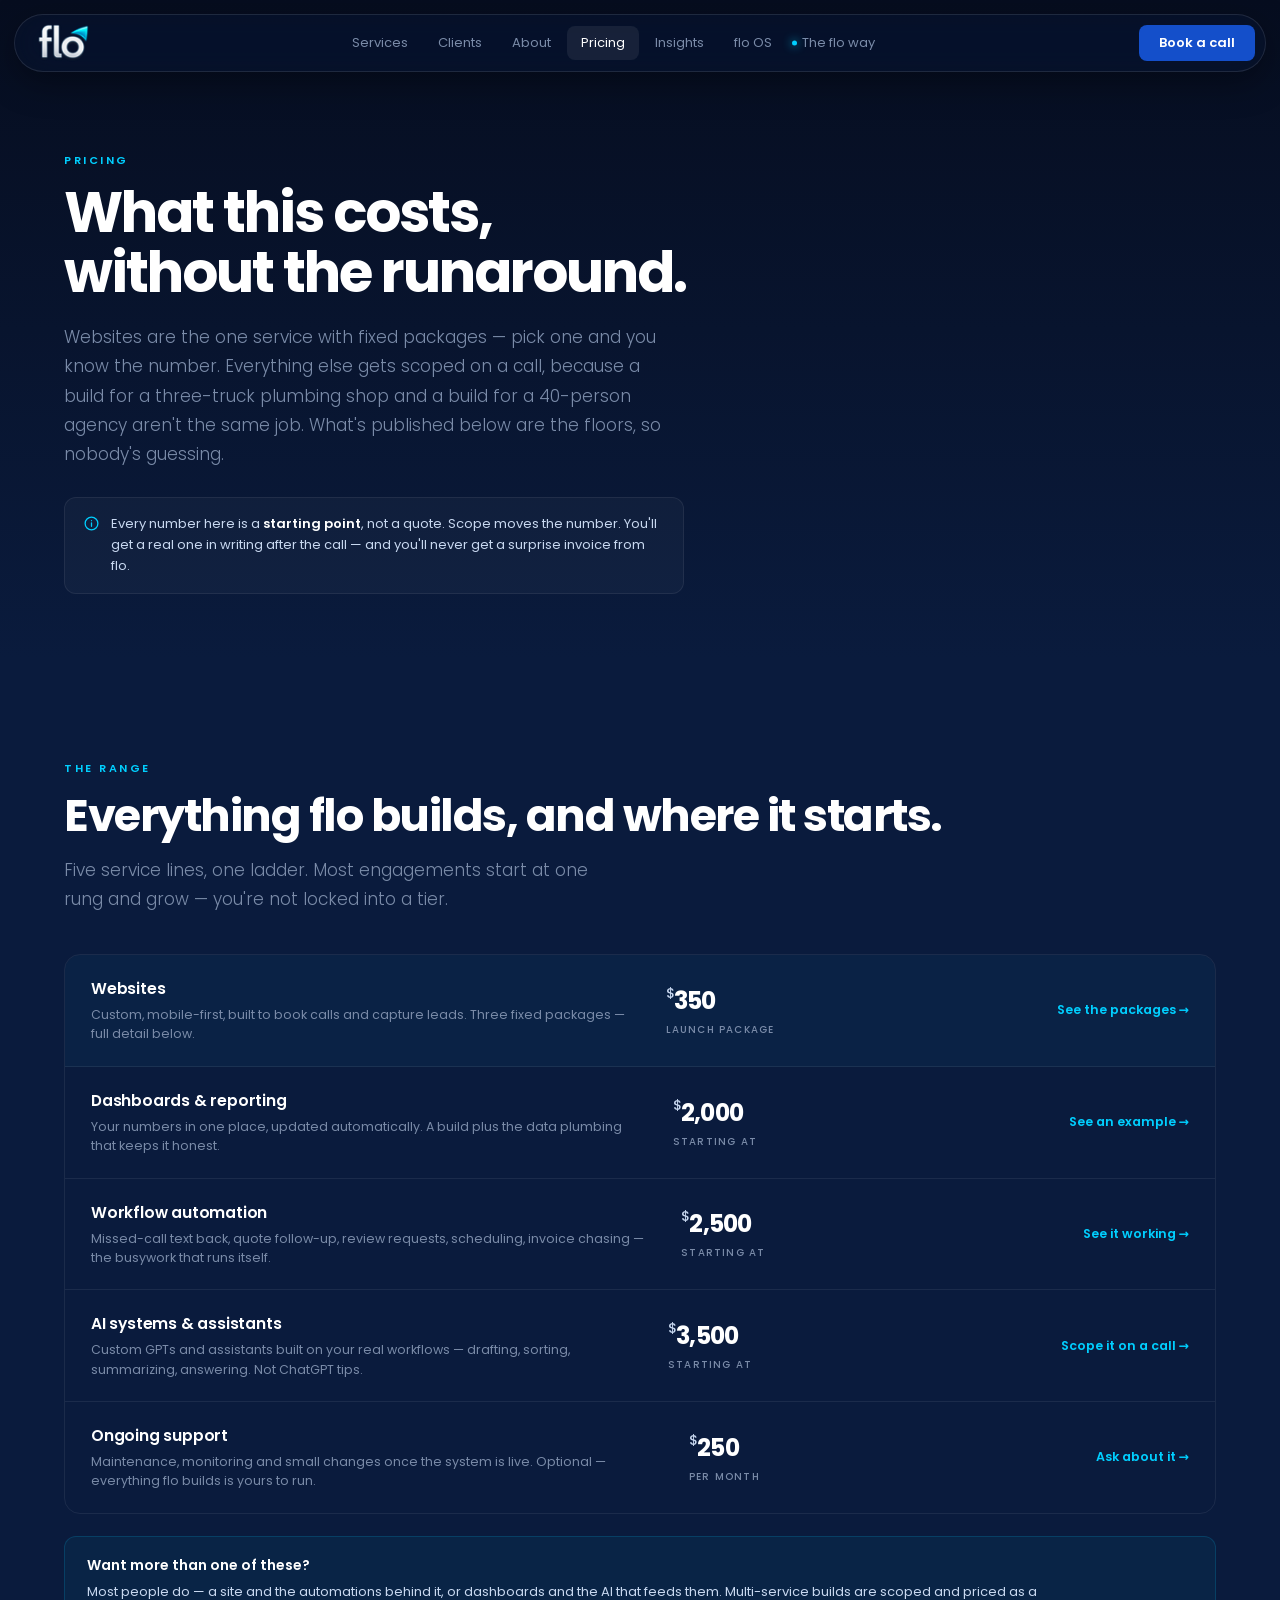
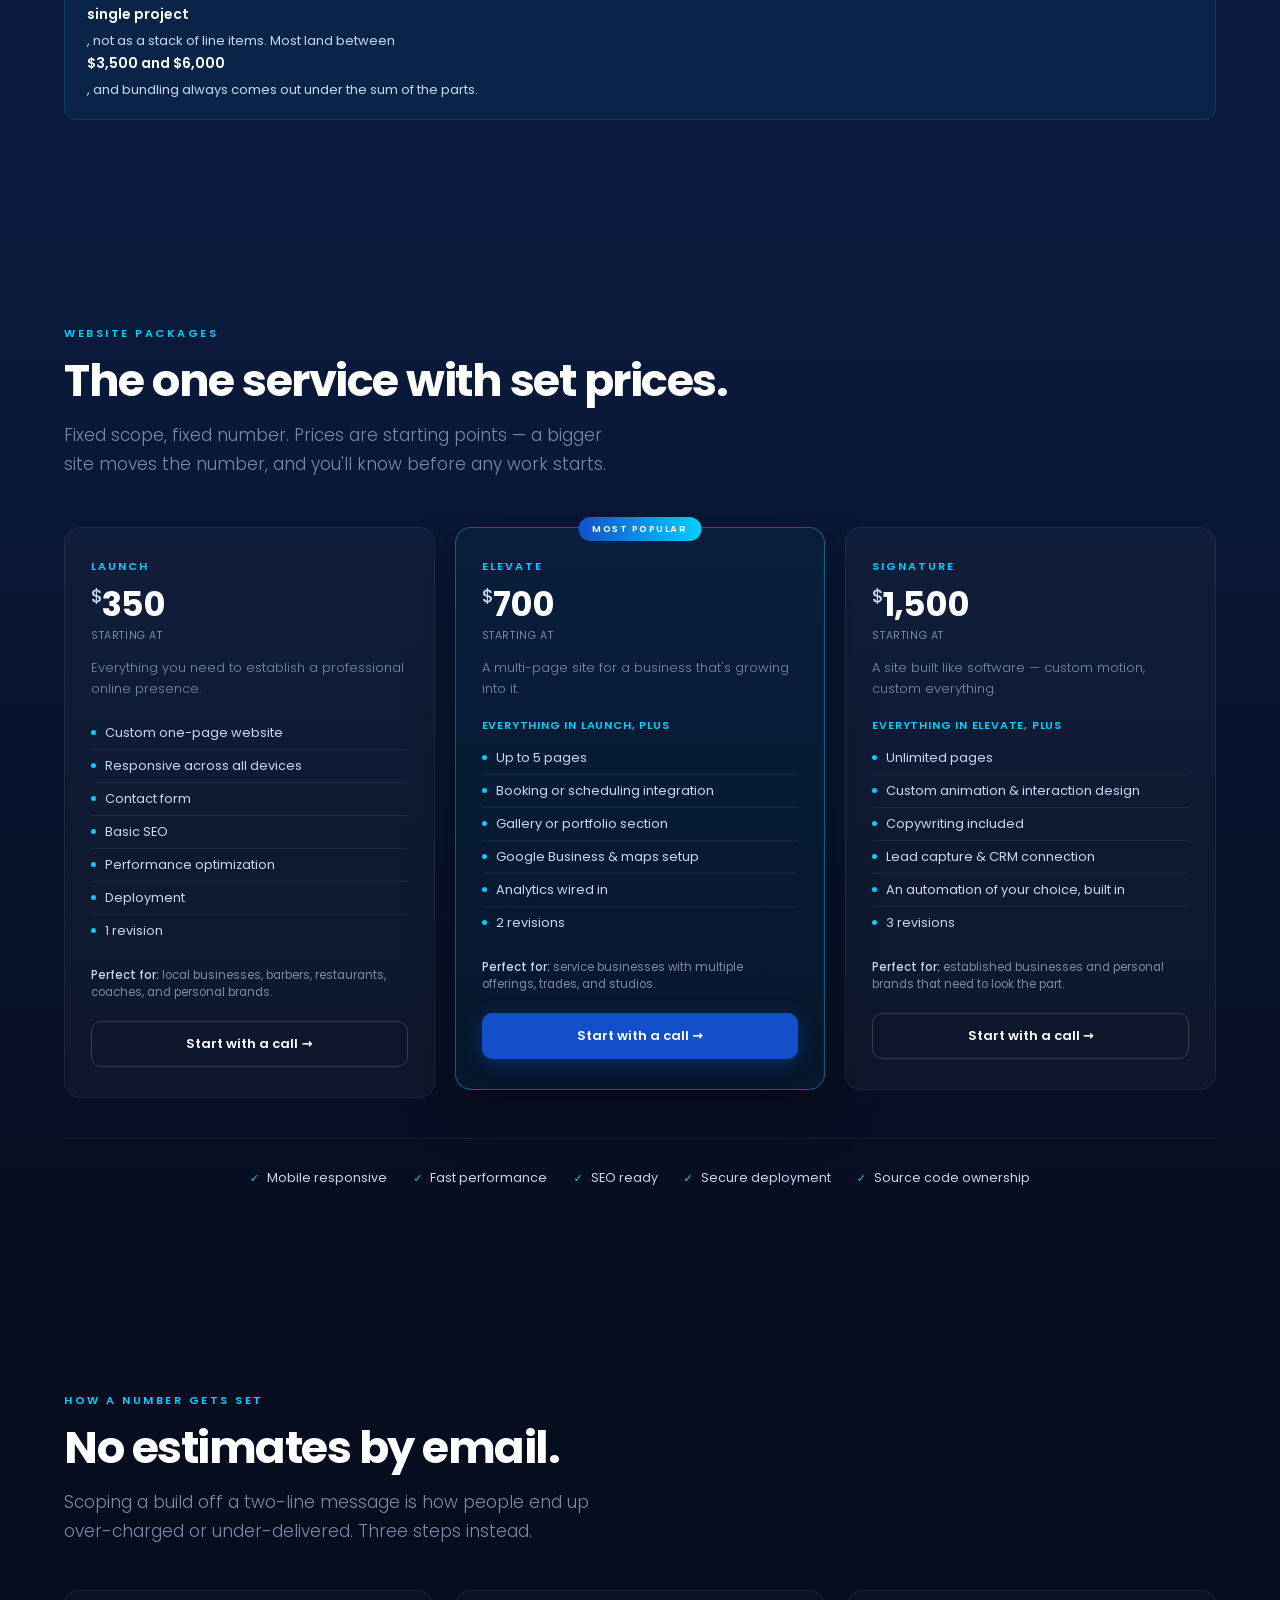
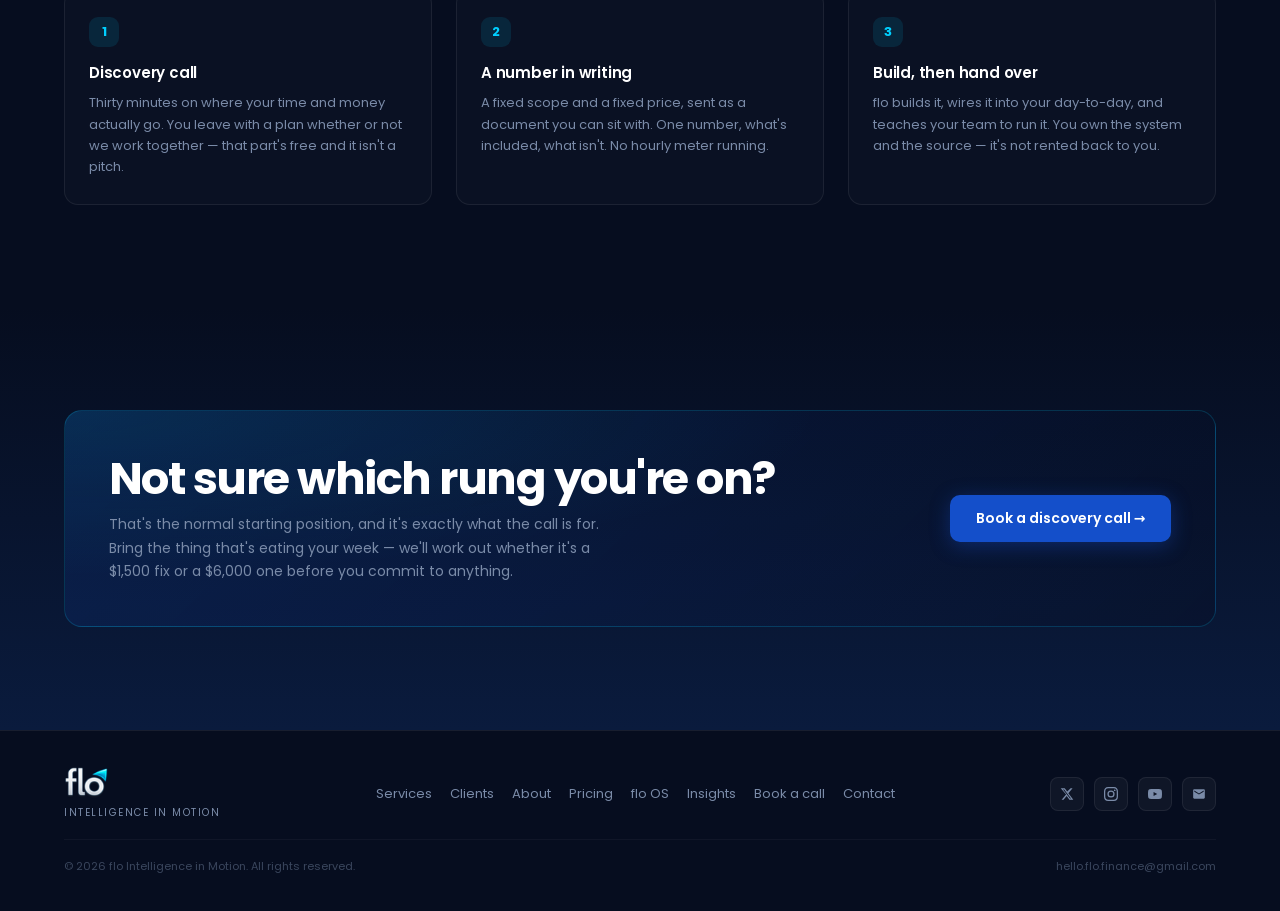
<file: pricing.html>
<!DOCTYPE html>
<html lang="en">
<head>
<meta charset="UTF-8">
<meta name="viewport" content="width=device-width, initial-scale=1.0, viewport-fit=cover">
<title>Pricing — flo Intelligence in Motion</title>
<meta name="description" content="What flo costs. Website packages are fixed. Automation, AI and dashboard builds are scoped on a call — the starting floors are published here.">
<link rel="canonical" href="https://flointelligence.netlify.app/pricing">
<meta name="theme-color" content="#060D1F">
<meta property="og:type" content="website">
<meta property="og:site_name" content="flo Intelligence in Motion">
<meta property="og:title" content="Pricing — flo Intelligence in Motion">
<meta property="og:url" content="https://flointelligence.netlify.app/pricing">
<meta property="og:image" content="https://flointelligence.netlify.app/media/flo-explainer-poster.jpg">
<meta name="twitter:card" content="summary_large_image">
<link rel="icon" href="assets/flo-icon.png">
<link rel="preconnect" href="https://fonts.googleapis.com">
<link href="https://fonts.googleapis.com/css2?family=Poppins:wght@300;400;500;600;700&display=swap" rel="stylesheet">
<link rel="stylesheet" href="shared.css">
<style>
/* ---------- page head ---------- */
#p-hero{padding:calc(62px + clamp(56px,7vw,104px)) clamp(24px,5vw,80px) clamp(40px,5vw,64px);
  background:linear-gradient(180deg,var(--dark) 0%,var(--navy) 100%);}
#p-hero h1{font-size:clamp(32px,4.4vw,58px);font-weight:700;line-height:1.07;
  letter-spacing:-2px;color:var(--white);margin:0 0 20px;}
.p-sub{font-size:clamp(14px,1.4vw,17px);font-weight:300;color:var(--slate);line-height:1.72;max-width:620px;}
.p-honest{display:flex;align-items:flex-start;gap:11px;margin-top:28px;padding:16px 18px;
  border:1px solid var(--b);border-radius:12px;background:rgba(255,255,255,0.03);max-width:620px;}
.p-honest svg{width:17px;height:17px;color:var(--cyan);flex-shrink:0;margin-top:1px;}
.p-honest p{font-size:13px;color:var(--silver);line-height:1.6;}

/* ---------- the ladder — the whole point of this page ---------- */
#ladder{background:var(--navy);}
.lad{display:flex;flex-direction:column;margin-top:40px;
  border:1px solid var(--b);border-radius:16px;overflow:hidden;}
.lad-row{display:grid;grid-template-columns:1.5fr 1fr auto;gap:24px;align-items:center;
  padding:22px 26px;border-bottom:1px solid var(--b);transition:background .2s;}
.lad-row:last-child{border-bottom:none;}
.lad-row:hover{background:rgba(255,255,255,0.025);}
.lad-row.entry{background:rgba(0,207,255,0.04);}
.lad-name{font-size:15.5px;font-weight:600;color:var(--white);letter-spacing:-.2px;}
.lad-desc{font-size:12.5px;color:var(--slate);line-height:1.55;margin-top:5px;}
.lad-price{font-size:24px;font-weight:700;color:var(--white);letter-spacing:-.8px;
  font-variant-numeric:tabular-nums;white-space:nowrap;}
.lad-price sup{font-size:14px;font-weight:500;vertical-align:top;color:var(--silver);}
.lad-from{display:block;font-size:10px;color:var(--slate);letter-spacing:1.2px;
  text-transform:uppercase;margin-top:4px;font-weight:500;}
.lad-go{font-size:12.5px;font-weight:600;color:var(--cyan);text-decoration:none;
  white-space:nowrap;display:inline-flex;align-items:center;gap:6px;transition:gap .2s;}
.lad-go:hover{gap:11px;}
.lad-note{margin-top:22px;padding:18px 22px;border-radius:12px;
  background:rgba(0,207,255,0.05);border:1px solid rgba(0,207,255,0.16);}
.lad-note strong{display:block;font-size:14px;font-weight:600;color:var(--white);margin-bottom:6px;}
.lad-note p{font-size:13px;color:var(--silver);line-height:1.6;}

/* ---------- website packages (carried over, unchanged) ---------- */
#packages{background:linear-gradient(180deg,var(--navy) 0%,var(--dark) 100%);}
.price-grid{display:grid;grid-template-columns:repeat(3,1fr);gap:20px;margin-top:48px;align-items:start;}
.tier{background:rgba(255,255,255,0.03);border:1px solid var(--b);border-radius:16px;
  padding:30px 26px;display:flex;flex-direction:column;position:relative;transition:transform .2s,border-color .2s;}
.tier:hover{transform:translateY(-3px);border-color:rgba(0,207,255,0.2);}
.tier.pop{border-color:rgba(0,207,255,0.4);background:rgba(0,207,255,0.035);
  box-shadow:0 20px 50px rgba(0,0,0,0.4);animation:tierGlow 4s ease-in-out infinite;}
@keyframes tierGlow{0%,100%{box-shadow:0 20px 50px rgba(0,0,0,0.4),0 0 0 0 rgba(0,207,255,0);}
  50%{box-shadow:0 20px 50px rgba(0,0,0,0.4),0 0 22px 1px rgba(0,207,255,0.22);}}
.tier-badge{position:absolute;top:-11px;left:50%;transform:translateX(-50%);
  background:linear-gradient(90deg,var(--accent),var(--cyan));color:#fff;font-size:9.5px;font-weight:600;
  letter-spacing:1.5px;text-transform:uppercase;padding:5px 14px;border-radius:100px;white-space:nowrap;}
.tier-name{font-size:11px;font-weight:600;letter-spacing:2px;text-transform:uppercase;color:var(--cyan);margin-bottom:12px;}
.tier-price{font-size:34px;font-weight:700;color:var(--white);letter-spacing:-1px;line-height:1;}
.tier-price sup{font-size:18px;font-weight:500;vertical-align:top;color:var(--silver);}
.tier-start{font-size:10.5px;color:var(--slate);letter-spacing:.6px;text-transform:uppercase;display:block;margin:7px 0 14px;}
.tier-desc{font-size:13px;font-weight:300;color:var(--slate);line-height:1.6;margin-bottom:18px;}
.tier-plus{font-size:11px;font-weight:600;letter-spacing:.8px;text-transform:uppercase;color:var(--cyan);margin-bottom:8px;}
.tier-list{list-style:none;margin-bottom:20px;}
.tier-list li{font-size:12.8px;color:var(--silver);padding:7px 0;border-bottom:1px solid var(--b);display:flex;gap:9px;align-items:flex-start;line-height:1.4;}
.tier-list li:last-child{border:none;}
.tier-list li::before{content:'';width:5px;height:5px;border-radius:50%;background:var(--cyan);margin-top:6px;flex-shrink:0;}
.tier-for{font-size:11.5px;color:var(--slate);line-height:1.5;margin-bottom:20px;}
.tier-for strong{color:var(--silver);font-weight:500;}
.tier-btn{margin-top:auto;text-align:center;font-size:13px;font-weight:600;padding:12px;border-radius:10px;
  text-decoration:none;transition:opacity .15s,transform .15s,border-color .15s;
  color:var(--white);border:1px solid rgba(255,255,255,0.16);}
.tier-btn:hover{transform:translateY(-2px);border-color:rgba(255,255,255,0.32);}
.tier.pop .tier-btn{background:var(--accent);border-color:transparent;box-shadow:0 4px 18px rgba(20,79,202,0.4);}
.std-strip{display:flex;flex-wrap:wrap;gap:12px 26px;margin-top:40px;padding-top:30px;border-top:1px solid var(--b);justify-content:center;}
.std-item{font-size:12.5px;color:var(--silver);display:inline-flex;gap:8px;align-items:center;}
.std-item::before{content:'✓';color:var(--cyan);font-weight:700;font-size:11px;}

/* ---------- how scoping works ---------- */
#how{background:var(--dark);}
.hw{display:grid;grid-template-columns:repeat(3,1fr);gap:24px;margin-top:44px;}
.hw-step{padding:26px 24px;border:1px solid var(--b);border-radius:14px;background:rgba(255,255,255,0.02);}
.hw-num{width:30px;height:30px;border-radius:9px;display:grid;place-items:center;
  background:rgba(0,207,255,0.11);color:var(--cyan);font-size:13px;font-weight:700;margin-bottom:14px;}
.hw-step h3{font-size:15px;font-weight:600;color:var(--white);letter-spacing:-.2px;margin-bottom:8px;}
.hw-step p{font-size:13px;color:var(--slate);line-height:1.65;}

/* ---------- close ---------- */
#p-cta{background:linear-gradient(180deg,var(--dark) 0%,var(--navy) 100%);}
.p-cta-box{display:flex;align-items:center;justify-content:space-between;gap:28px;flex-wrap:wrap;
  padding:clamp(26px,3.4vw,44px);border-radius:18px;
  background:radial-gradient(120% 140% at 0% 0%,rgba(0,207,255,.10),transparent 55%),
             linear-gradient(135deg,rgba(20,79,202,.16),rgba(4,8,26,.22));
  border:1px solid rgba(0,207,255,.18);}
.p-cta-box h2{margin-bottom:10px;}
.p-cta-box p{font-size:14px;color:var(--slate);line-height:1.65;max-width:56ch;}

@media(max-width:900px){
  .price-grid{grid-template-columns:1fr;max-width:440px;margin-left:auto;margin-right:auto;}
  .hw{grid-template-columns:1fr;}
  .lad-row{grid-template-columns:1fr auto;gap:14px;}
  .lad-go{grid-column:1/-1;justify-self:start;}
}
@media(max-width:480px){
  #p-hero h1{letter-spacing:-1.2px;}
  .lad-row{padding:18px 18px;}
}
</style>
</head>
<body>

<!-- NAV -->
<nav id="nav">
  <a href="index.html" class="logo"><img src="assets/flo-mark.png" alt="flo" style="height:38px;width:auto;object-fit:contain;display:block;"></a>
  <div class="nav-links">
    <a href="index.html#work">Services</a>
    <a href="index.html#clients">Clients</a>
    <a href="index.html#about">About</a>
    <a href="pricing.html" aria-current="page">Pricing</a>
    <a href="index.html#insights">Insights</a>
    <a href="dashboards/os.html" class="nav-new">flo OS</a>
    <a href="flow/index.html">The flo way</a>
  </div>
  <a href="https://cal.com/flo-intelligence-6v0495/flointelligence30" class="nav-cta" target="_blank" rel="noopener">Book a call</a>
  <button class="hamburger" onclick="document.getElementById('mob-menu').classList.toggle('open')" aria-label="Menu">
    <span></span><span></span><span></span>
  </button>
</nav>
<div class="mob-menu" id="mob-menu">
  <a href="index.html#work">Services</a>
  <a href="index.html#clients">Clients</a>
  <a href="index.html#about">About</a>
  <a href="pricing.html">Pricing</a>
  <a href="index.html#insights">Insights</a>
  <a href="dashboards/os.html">flo OS ✦</a>
  <a href="flow/index.html">The flo way</a>
  <a href="https://cal.com/flo-intelligence-6v0495/flointelligence30" class="mob-cta" target="_blank" rel="noopener">Book a discovery call</a>
</div>

<!-- HERO -->
<section id="p-hero">
  <div class="wrap">
    <p class="ey rv">Pricing</p>
    <h1 class="rv">What this costs,<br>without the runaround.</h1>
    <p class="p-sub rv">Websites are the one service with fixed packages — pick one and you know the number. Everything else gets scoped on a call, because a build for a three-truck plumbing shop and a build for a 40-person agency aren't the same job. What's published below are the floors, so nobody's guessing.</p>
    <div class="p-honest rv">
      <svg viewBox="0 0 24 24" fill="none" stroke="currentColor" stroke-width="1.8" stroke-linecap="round" stroke-linejoin="round" aria-hidden="true"><circle cx="12" cy="12" r="9"/><path d="M12 11v5M12 8h.01"/></svg>
      <p>Every number here is a <strong style="color:var(--white);font-weight:600">starting point</strong>, not a quote. Scope moves the number. You'll get a real one in writing after the call — and you'll never get a surprise invoice from flo.</p>
    </div>
  </div>
</section>

<!-- THE LADDER -->
<section id="ladder" class="sec">
  <div class="wrap">
    <p class="ey rv">The range</p>
    <h2 class="rv">Everything flo builds, and where it starts.</h2>
    <p class="lead rv">Five service lines, one ladder. Most engagements start at one rung and grow — you're not locked into a tier.</p>

    <div class="lad rv">
      <div class="lad-row entry">
        <div>
          <div class="lad-name">Websites</div>
          <div class="lad-desc">Custom, mobile-first, built to book calls and capture leads. Three fixed packages — full detail below.</div>
        </div>
        <div class="lad-price"><sup>$</sup>350<span class="lad-from">Launch package</span></div>
        <a href="#packages" class="lad-go">See the packages →</a>
      </div>

      <div class="lad-row">
        <div>
          <div class="lad-name">Dashboards &amp; reporting</div>
          <div class="lad-desc">Your numbers in one place, updated automatically. A build plus the data plumbing that keeps it honest.</div>
        </div>
        <div class="lad-price"><sup>$</sup>2,000<span class="lad-from">Starting at</span></div>
        <a href="dashboards/os.html#numbers" class="lad-go">See an example →</a>
      </div>

      <div class="lad-row">
        <div>
          <div class="lad-name">Workflow automation</div>
          <div class="lad-desc">Missed-call text back, quote follow-up, review requests, scheduling, invoice chasing — the busywork that runs itself.</div>
        </div>
        <div class="lad-price"><sup>$</sup>2,500<span class="lad-from">Starting at</span></div>
        <a href="dashboards/os.html#autos" class="lad-go">See it working →</a>
      </div>

      <div class="lad-row">
        <div>
          <div class="lad-name">AI systems &amp; assistants</div>
          <div class="lad-desc">Custom GPTs and assistants built on your real workflows — drafting, sorting, summarizing, answering. Not ChatGPT tips.</div>
        </div>
        <div class="lad-price"><sup>$</sup>3,500<span class="lad-from">Starting at</span></div>
        <a href="https://cal.com/flo-intelligence-6v0495/flointelligence30" target="_blank" rel="noopener" class="lad-go">Scope it on a call →</a>
      </div>

      <div class="lad-row">
        <div>
          <div class="lad-name">Ongoing support</div>
          <div class="lad-desc">Maintenance, monitoring and small changes once the system is live. Optional — everything flo builds is yours to run.</div>
        </div>
        <div class="lad-price"><sup>$</sup>250<span class="lad-from">per month</span></div>
        <a href="https://cal.com/flo-intelligence-6v0495/flointelligence30" target="_blank" rel="noopener" class="lad-go">Ask about it →</a>
      </div>
    </div>

    <!-- the multi-service answer, stated once, in plain language -->
    <div class="lad-note rv">
      <strong>Want more than one of these?</strong>
      <p>Most people do — a site and the automations behind it, or dashboards and the AI that feeds them. Multi-service builds are scoped and priced as a <strong style="color:var(--white);font-weight:600">single project</strong>, not as a stack of line items. Most land between <strong style="color:var(--white);font-weight:600">$3,500 and $6,000</strong>, and bundling always comes out under the sum of the parts.</p>
    </div>
  </div>
</section>

<!-- WEBSITE PACKAGES -->
<section id="packages" class="sec">
  <div class="wrap">
    <p class="ey rv">Website packages</p>
    <h2 class="rv">The one service with set prices.</h2>
    <p class="lead rv">Fixed scope, fixed number. Prices are starting points — a bigger site moves the number, and you'll know before any work starts.</p>
    <div class="price-grid">
      <div class="tier rv">
        <div class="tier-name">Launch</div>
        <div class="tier-price"><sup>$</sup>350</div>
        <span class="tier-start">Starting at</span>
        <p class="tier-desc">Everything you need to establish a professional online presence.</p>
        <ul class="tier-list">
          <li>Custom one-page website</li>
          <li>Responsive across all devices</li>
          <li>Contact form</li>
          <li>Basic SEO</li>
          <li>Performance optimization</li>
          <li>Deployment</li>
          <li>1 revision</li>
        </ul>
        <p class="tier-for"><strong>Perfect for:</strong> local businesses, barbers, restaurants, coaches, and personal brands.</p>
        <a href="https://cal.com/flo-intelligence-6v0495/flointelligence30" class="tier-btn" target="_blank" rel="noopener">Start with a call →</a>
      </div>

      <div class="tier pop rv">
        <div class="tier-badge">Most popular</div>
        <div class="tier-name">Elevate</div>
        <div class="tier-price"><sup>$</sup>700</div>
        <span class="tier-start">Starting at</span>
        <p class="tier-desc">A multi-page site for a business that's growing into it.</p>
        <p class="tier-plus">Everything in Launch, plus</p>
        <ul class="tier-list">
          <li>Up to 5 pages</li>
          <li>Booking or scheduling integration</li>
          <li>Gallery or portfolio section</li>
          <li>Google Business &amp; maps setup</li>
          <li>Analytics wired in</li>
          <li>2 revisions</li>
        </ul>
        <p class="tier-for"><strong>Perfect for:</strong> service businesses with multiple offerings, trades, and studios.</p>
        <a href="https://cal.com/flo-intelligence-6v0495/flointelligence30" class="tier-btn" target="_blank" rel="noopener">Start with a call →</a>
      </div>

      <div class="tier rv">
        <div class="tier-name">Signature</div>
        <div class="tier-price"><sup>$</sup>1,500</div>
        <span class="tier-start">Starting at</span>
        <p class="tier-desc">A site built like software — custom motion, custom everything.</p>
        <p class="tier-plus">Everything in Elevate, plus</p>
        <ul class="tier-list">
          <li>Unlimited pages</li>
          <li>Custom animation &amp; interaction design</li>
          <li>Copywriting included</li>
          <li>Lead capture &amp; CRM connection</li>
          <li>An automation of your choice, built in</li>
          <li>3 revisions</li>
        </ul>
        <p class="tier-for"><strong>Perfect for:</strong> established businesses and personal brands that need to look the part.</p>
        <a href="https://cal.com/flo-intelligence-6v0495/flointelligence30" class="tier-btn" target="_blank" rel="noopener">Start with a call →</a>
      </div>
    </div>

    <div class="std-strip rv">
      <span class="std-item">Mobile responsive</span>
      <span class="std-item">Fast performance</span>
      <span class="std-item">SEO ready</span>
      <span class="std-item">Secure deployment</span>
      <span class="std-item">Source code ownership</span>
    </div>
  </div>
</section>

<!-- HOW SCOPING WORKS -->
<section id="how" class="sec">
  <div class="wrap">
    <p class="ey rv">How a number gets set</p>
    <h2 class="rv">No estimates by email.</h2>
    <p class="lead rv">Scoping a build off a two-line message is how people end up over-charged or under-delivered. Three steps instead.</p>
    <div class="hw">
      <div class="hw-step rv">
        <div class="hw-num">1</div>
        <h3>Discovery call</h3>
        <p>Thirty minutes on where your time and money actually go. You leave with a plan whether or not we work together — that part's free and it isn't a pitch.</p>
      </div>
      <div class="hw-step rv">
        <div class="hw-num">2</div>
        <h3>A number in writing</h3>
        <p>A fixed scope and a fixed price, sent as a document you can sit with. One number, what's included, what isn't. No hourly meter running.</p>
      </div>
      <div class="hw-step rv">
        <div class="hw-num">3</div>
        <h3>Build, then hand over</h3>
        <p>flo builds it, wires it into your day-to-day, and teaches your team to run it. You own the system and the source — it's not rented back to you.</p>
      </div>
    </div>
  </div>
</section>

<!-- CTA -->
<section id="p-cta" class="sec">
  <div class="wrap">
    <div class="p-cta-box rv">
      <div>
        <h2>Not sure which rung you're on?</h2>
        <p>That's the normal starting position, and it's exactly what the call is for. Bring the thing that's eating your week — we'll work out whether it's a $1,500 fix or a $6,000 one before you commit to anything.</p>
      </div>
      <a href="https://cal.com/flo-intelligence-6v0495/flointelligence30" class="btn-p" target="_blank" rel="noopener">Book a discovery call →</a>
    </div>
  </div>
</section>

<!-- FOOTER -->
<footer>
  <div class="fi">
    <div>
      <img src="assets/flo-mark.png" alt="flo" style="height:32px;width:auto;object-fit:contain;display:block;margin-bottom:6px;">
      <div class="ftagline">Intelligence in Motion</div>
    </div>
    <div class="flinks">
      <a href="index.html#work">Services</a>
      <a href="index.html#clients">Clients</a>
      <a href="index.html#about">About</a>
      <a href="pricing.html">Pricing</a>
      <a href="dashboards/os.html">flo OS</a>
      <a href="index.html#insights">Insights</a>
      <a href="https://cal.com/flo-intelligence-6v0495/flointelligence30" target="_blank" rel="noopener">Book a call</a>
      <a href="mailto:hello.flo.finance@gmail.com">Contact</a>
    </div>
    <div class="socials">
      <a href="https://x.com/floIntelligence" target="_blank" aria-label="X">
        <svg viewBox="0 0 24 24"><path d="M18.244 2.25h3.308l-7.227 8.26 8.502 11.24H16.17l-4.714-6.231-5.401 6.231H2.744l7.73-8.835L1.254 2.25H8.08l4.253 5.622zm-1.161 17.52h1.833L7.084 4.126H5.117z"/></svg>
      </a>
      <a href="https://www.instagram.com/flointelligence/" target="_blank" aria-label="Instagram">
        <svg viewBox="0 0 24 24"><path d="M12 2.163c3.204 0 3.584.012 4.85.07 3.252.148 4.771 1.691 4.919 4.919.058 1.265.069 1.645.069 4.849 0 3.205-.012 3.584-.069 4.849-.149 3.225-1.664 4.771-4.919 4.919-1.266.058-1.644.07-4.85.07-3.204 0-3.584-.012-4.849-.07-3.26-.149-4.771-1.699-4.919-4.92-.058-1.265-.07-1.644-.07-4.849 0-3.204.013-3.583.07-4.849.149-3.227 1.664-4.771 4.919-4.919 1.266-.057 1.645-.069 4.849-.069zM12 0C8.741 0 8.333.014 7.053.072 2.695.272.273 2.69.073 7.052.014 8.333 0 8.741 0 12c0 3.259.014 3.668.072 4.948.2 4.358 2.618 6.78 6.98 6.98C8.333 23.986 8.741 24 12 24c3.259 0 3.668-.014 4.948-.072 4.354-.2 6.782-2.618 6.979-6.98.059-1.28.073-1.689.073-4.948 0-3.259-.014-3.667-.072-4.947-.196-4.354-2.617-6.78-6.979-6.98C15.668.014 15.259 0 12 0zm0 5.838a6.162 6.162 0 100 12.324 6.162 6.162 0 000-12.324zM12 16a4 4 0 110-8 4 4 0 010 8zm6.406-11.845a1.44 1.44 0 100 2.881 1.44 1.44 0 000-2.881z"/></svg>
      </a>
      <a href="https://www.youtube.com/@floIntelligence" target="_blank" aria-label="YouTube">
        <svg viewBox="0 0 24 24"><path d="M23.498 6.186a3.016 3.016 0 00-2.122-2.136C19.505 3.545 12 3.545 12 3.545s-7.505 0-9.377.505A3.017 3.017 0 00.502 6.186C0 8.07 0 12 0 12s0 3.93.502 5.814a3.016 3.016 0 002.122 2.136c1.871.505 9.376.505 9.376.505s7.505 0 9.377-.505a3.015 3.015 0 002.122-2.136C24 15.93 24 12 24 12s0-3.93-.502-5.814zM9.545 15.568V8.432L15.818 12l-6.273 3.568z"/></svg>
      </a>
      <a href="https://flo-intelligence-in-motion.beehiiv.com" target="_blank" aria-label="Newsletter">
        <svg viewBox="0 0 24 24"><path d="M20 4H4c-1.1 0-2 .9-2 2v12c0 1.1.9 2 2 2h16c1.1 0 2-.9 2-2V6c0-1.1-.9-2-2-2zm0 4l-8 5-8-5V6l8 5 8-5v2z"/></svg>
      </a>
    </div>
  </div>
  <div class="fcopy">
    <span>© 2026 flo Intelligence in Motion. All rights reserved.</span>
    <span>hello.flo.finance@gmail.com</span>
  </div>
</footer>

<script>
// same reveal behaviour as the homepage, so the two pages move alike
var obs=new IntersectionObserver(function(es){es.forEach(function(e){
  if(e.isIntersecting){e.target.classList.add('in');obs.unobserve(e.target);}
});},{threshold:0.08,rootMargin:'0px 0px -30px 0px'});
document.querySelectorAll('.rv').forEach(function(el){obs.observe(el);});
</script>
</body>
</html>
</file>
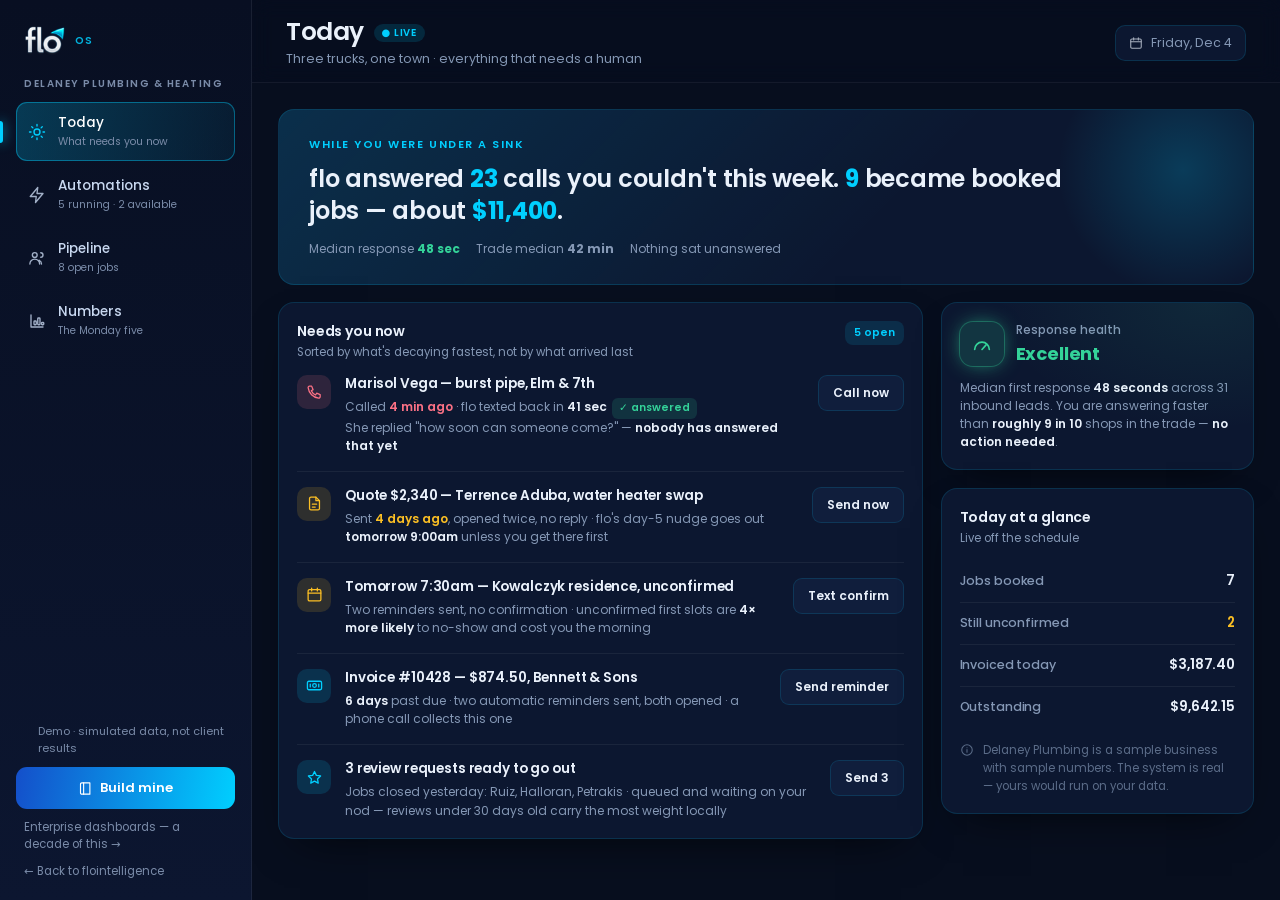
<file: dashboards/os.html>
<!DOCTYPE html>
<html lang="en">
<head>
<meta charset="UTF-8">
<meta name="viewport" content="width=device-width, initial-scale=1.0">
<title>flo OS — the system behind a small business</title>
<meta name="description" content="A working demo of the operating system flo installs for small service businesses — lead response, automations, pipeline and the five numbers that matter.">
<link rel="preconnect" href="https://fonts.googleapis.com">
<link href="https://fonts.googleapis.com/css2?family=Poppins:wght@300;400;500;600;700&family=JetBrains+Mono:wght@400;500&display=swap" rel="stylesheet">
<link rel="canonical" href="https://flointelligence.netlify.app/dashboards/os">
<meta name="theme-color" content="#060D1F">
<link rel="stylesheet" href="app.css">
<link rel="stylesheet" href="os.css">
</head>
<body>

<svg width="0" height="0" style="position:absolute" aria-hidden="true">
  <defs>
    <symbol id="ic-bolt" viewBox="0 0 24 24" fill="none" stroke="currentColor" stroke-width="1.8" stroke-linecap="round" stroke-linejoin="round"><path d="M13 2 3 14h8l-1 8 10-12h-8z"/></symbol>
    <symbol id="ic-sun" viewBox="0 0 24 24" fill="none" stroke="currentColor" stroke-width="1.8" stroke-linecap="round" stroke-linejoin="round"><circle cx="12" cy="12" r="4"/><path d="M12 2v2M12 20v2M2 12h2M20 12h2M5 5l1.5 1.5M17.5 17.5 19 19M19 5l-1.5 1.5M6.5 17.5 5 19"/></symbol>
    <symbol id="ic-users" viewBox="0 0 24 24" fill="none" stroke="currentColor" stroke-width="1.8" stroke-linecap="round" stroke-linejoin="round"><circle cx="9" cy="8" r="3.2"/><path d="M2.5 20a6.5 6.5 0 0 1 13 0M17 11a3 3 0 1 0 0-6M18 20a5.6 5.6 0 0 0-3-5"/></symbol>
    <symbol id="ic-chart" viewBox="0 0 24 24" fill="none" stroke="currentColor" stroke-width="1.8" stroke-linecap="round" stroke-linejoin="round"><path d="M4 20V4M4 20h16"/><rect x="8" y="12" width="3" height="5" rx="1"/><rect x="13" y="8" width="3" height="9" rx="1"/><rect x="18" y="14" width="3" height="3" rx="1"/></symbol>
    <symbol id="ic-phone" viewBox="0 0 24 24" fill="none" stroke="currentColor" stroke-width="1.8" stroke-linecap="round" stroke-linejoin="round"><path d="M5 3h3l2 5-2.5 1.5a12 12 0 0 0 6 6L15 13l5 2v3a2 2 0 0 1-2.2 2A17 17 0 0 1 3 5.2A2 2 0 0 1 5 3z"/></symbol>
    <symbol id="ic-doc" viewBox="0 0 24 24" fill="none" stroke="currentColor" stroke-width="1.8" stroke-linecap="round" stroke-linejoin="round"><path d="M14 3H7a2 2 0 0 0-2 2v14a2 2 0 0 0 2 2h10a2 2 0 0 0 2-2V8z"/><path d="M14 3v5h5M9 13h6M9 17h4"/></symbol>
    <symbol id="ic-cal" viewBox="0 0 24 24" fill="none" stroke="currentColor" stroke-width="1.8" stroke-linecap="round" stroke-linejoin="round"><rect x="3" y="5" width="18" height="16" rx="2"/><path d="M3 10h18M8 3v4M16 3v4"/></symbol>
    <symbol id="ic-cash" viewBox="0 0 24 24" fill="none" stroke="currentColor" stroke-width="1.8" stroke-linecap="round" stroke-linejoin="round"><rect x="2" y="6" width="20" height="12" rx="2"/><circle cx="12" cy="12" r="2.6"/><path d="M6 10v4M18 10v4"/></symbol>
    <symbol id="ic-star" viewBox="0 0 24 24" fill="none" stroke="currentColor" stroke-width="1.8" stroke-linecap="round" stroke-linejoin="round"><path d="M12 3.5l2.6 5.5 6 .8-4.4 4.2 1.1 5.9L12 17.1 6.7 19.9l1.1-5.9L3.4 9.8l6-.8z"/></symbol>
    <symbol id="ic-gauge" viewBox="0 0 24 24" fill="none" stroke="currentColor" stroke-width="1.8" stroke-linecap="round" stroke-linejoin="round"><path d="M4 18a8 8 0 1 1 16 0"/><path d="M12 18l4.5-5"/></symbol>
    <symbol id="ic-search" viewBox="0 0 24 24" fill="none" stroke="currentColor" stroke-width="2" stroke-linecap="round" stroke-linejoin="round"><circle cx="11" cy="11" r="7"/><path d="M20 20l-3.5-3.5"/></symbol>
    <symbol id="ic-caret" viewBox="0 0 24 24" fill="none" stroke="currentColor" stroke-width="2.4" stroke-linecap="round" stroke-linejoin="round"><path d="M9 6l6 6-6 6"/></symbol>
    <symbol id="ic-info" viewBox="0 0 24 24" fill="none" stroke="currentColor" stroke-width="1.8" stroke-linecap="round" stroke-linejoin="round"><circle cx="12" cy="12" r="9"/><path d="M12 11v5M12 8h.01"/></symbol>
    <symbol id="ic-book" viewBox="0 0 24 24" fill="none" stroke="currentColor" stroke-width="1.8" stroke-linecap="round" stroke-linejoin="round"><path d="M4 5a2 2 0 0 1 2-2h13v18H6a2 2 0 0 1-2-2z"/><path d="M9 3v18"/></symbol>
  </defs>
</svg>

<div class="di-app" data-theme="floos">

  <!-- ---------- LEFT RAIL ---------- -->
  <aside class="di-rail">
    <div class="di-brand">
      <img src="../assets/flo-logo.png" alt="flo">
      <span class="di-brand-tag">OS</span>
    </div>
    <div class="di-rail-label">Delaney Plumbing &amp; Heating</div>
    <nav class="di-nav">
      <button class="di-navitem" data-goto="today">
        <svg><use href="#ic-sun"/></svg>
        <span>Today<span class="di-navsub">What needs you now</span></span>
      </button>
      <button class="di-navitem" data-goto="autos">
        <svg><use href="#ic-bolt"/></svg>
        <span>Automations<span class="di-navsub">5 running · 2 available</span></span>
      </button>
      <button class="di-navitem" data-goto="pipeline">
        <svg><use href="#ic-users"/></svg>
        <span>Pipeline<span class="di-navsub">8 open jobs</span></span>
      </button>
      <button class="di-navitem" data-goto="numbers">
        <svg><use href="#ic-chart"/></svg>
        <span>Numbers<span class="di-navsub">The Monday five</span></span>
      </button>
    </nav>
    <div class="di-rail-foot">
      <div class="di-live"><span class="dot"></span> Demo · simulated data, not client results</div>
      <a class="di-cta" href="https://cal.com/flo-intelligence-6v0495/flointelligence30" target="_blank" rel="noopener">
        <svg width="15" height="15"><use href="#ic-book"/></svg> Build mine
      </a>
      <!-- the enterprise work, framed as pedigree rather than portfolio -->
      <a class="di-backhome" href="index.html">Enterprise dashboards — a decade of this →</a>
      <a class="di-backhome" href="../index.html">← Back to flointelligence</a>
    </div>
  </aside>

  <!-- ---------- MOBILE TABS ---------- -->
  <div class="di-mobtabs">
    <a class="di-mobbrand" href="../index.html" aria-label="Back to flointelligence">
      <svg viewBox="0 0 24 24" fill="none" stroke="currentColor" stroke-width="2.4" stroke-linecap="round" stroke-linejoin="round" aria-hidden="true"><path d="M15 18l-6-6 6-6"/></svg>
      <img src="../assets/flo-logo.png" alt="flo">
    </a>
    <button class="di-mobtab" data-goto="today"><svg><use href="#ic-sun"/></svg>Today</button>
    <button class="di-mobtab" data-goto="autos"><svg><use href="#ic-bolt"/></svg>Automations</button>
    <button class="di-mobtab" data-goto="pipeline"><svg><use href="#ic-users"/></svg>Pipeline</button>
    <button class="di-mobtab" data-goto="numbers"><svg><use href="#ic-chart"/></svg>Numbers</button>
  </div>

  <main class="di-main">

    <!-- ============ TOPBARS ============ -->
    <div class="di-topbar" data-topbar="today">
      <div class="di-title">
        <h1 data-doctitle="today">Today<span class="di-badge">● Live</span></h1>
        <p>Three trucks, one town · everything that needs a human</p>
      </div>
      <div class="di-filters">
        <span class="di-pill"><svg><use href="#ic-cal"/></svg><span class="di-pill-em" data-today-label>Today</span></span>
      </div>
    </div>

    <div class="di-topbar" data-topbar="autos" style="display:none">
      <div class="di-title">
        <h1 data-doctitle="autos">Automations<span class="di-badge">● Live</span></h1>
        <p>The work that happens whether or not anyone is at a desk</p>
      </div>
      <div class="di-filters">
        <span class="di-pill"><svg><use href="#ic-cal"/></svg><span class="di-pill-em">7d</span> This week</span>
      </div>
    </div>

    <div class="di-topbar" data-topbar="pipeline" style="display:none">
      <div class="di-title">
        <h1 data-doctitle="pipeline">Pipeline<span class="di-badge">● Live</span></h1>
        <p>Six fields, not sixty — the reason it still gets used in month three</p>
      </div>
      <div class="di-filters">
        <div class="os-search">
          <svg><use href="#ic-search"/></svg>
          <input type="search" id="pipe-search" placeholder="Search jobs…" aria-label="Search pipeline">
        </div>
        <div class="di-seg">
          <button class="active" data-pipe="all">All</button>
          <button data-pipe="quoted">Quoted</button>
          <button data-pipe="new">New</button>
        </div>
      </div>
    </div>

    <div class="di-topbar" data-topbar="numbers" style="display:none">
      <div class="di-title">
        <h1 data-doctitle="numbers">Numbers<span class="di-badge">● Live</span></h1>
        <p>The five an owner actually checks on a Monday morning</p>
      </div>
      <div class="di-filters">
        <span class="di-pill"><svg><use href="#ic-cal"/></svg><span class="di-pill-em">30d</span> Last 30 days</span>
      </div>
    </div>

    <div class="di-canvas">

      <!-- ================= TODAY ================= -->
      <section class="di-view" data-dash="today">

        <div class="di-row">
          <div class="col-12">
            <div class="os-recover">
              <div class="os-recover-lab">While you were under a sink</div>
              <div class="os-recover-hd">
                flo answered <b>23</b> calls you couldn't this week.
                <b>9</b> became booked jobs — about <b>$11,400</b>.
              </div>
              <div class="os-recover-foot">
                <span>Median response <b style="color:var(--good)">48 sec</b></span>
                <span>Trade median <b>42 min</b></span>
                <span>Nothing sat unanswered</span>
              </div>
            </div>
          </div>
        </div>

        <div class="di-row">
          <div class="col-8 card">
            <div class="card-head">
              <div>
                <div class="card-title">Needs you now</div>
                <div class="card-sub">Sorted by what's decaying fastest, not by what arrived last</div>
              </div>
              <span class="card-tag" id="todo-count">5 open</span>
            </div>
            <div class="os-feed" id="today-feed">

              <div class="os-item hot" data-item>
                <span class="os-ic"><svg><use href="#ic-phone"/></svg></span>
                <div>
                  <div class="os-item-hd">Marisol Vega — burst pipe, Elm &amp; 7th</div>
                  <div class="os-item-sub">
                    Called <span class="os-clock" data-ago="4"></span> · flo texted back in <b>41 sec</b>
                    <span class="os-flag">✓ answered</span><br>
                    She replied "how soon can someone come?" — <b>nobody has answered that yet</b>
                  </div>
                </div>
                <button class="os-act" data-done="Called">Call now</button>
              </div>

              <div class="os-item warm" data-item>
                <span class="os-ic"><svg><use href="#ic-doc"/></svg></span>
                <div>
                  <div class="os-item-hd">Quote <span class="os-amt">$2,340</span> — Terrence Aduba, water heater swap</div>
                  <div class="os-item-sub">
                    Sent <span class="os-clock" data-ago="5760"></span>, opened twice, no reply ·
                    flo's day-5 nudge goes out <b>tomorrow 9:00am</b> unless you get there first
                  </div>
                </div>
                <button class="os-act" data-done="Sent">Send now</button>
              </div>

              <div class="os-item warm" data-item>
                <span class="os-ic"><svg><use href="#ic-cal"/></svg></span>
                <div>
                  <div class="os-item-hd">Tomorrow 7:30am — Kowalczyk residence, unconfirmed</div>
                  <div class="os-item-sub">
                    Two reminders sent, no confirmation · unconfirmed first slots are
                    <b>4× more likely</b> to no-show and cost you the morning
                  </div>
                </div>
                <button class="os-act" data-done="Texted">Text confirm</button>
              </div>

              <div class="os-item cool" data-item>
                <span class="os-ic"><svg><use href="#ic-cash"/></svg></span>
                <div>
                  <div class="os-item-hd">Invoice #10428 — <span class="os-amt">$874.50</span>, Bennett &amp; Sons</div>
                  <div class="os-item-sub">
                    <b>6 days</b> past due · two automatic reminders sent, both opened ·
                    a phone call collects this one
                  </div>
                </div>
                <button class="os-act" data-done="Reminded">Send reminder</button>
              </div>

              <div class="os-item cool" data-item>
                <span class="os-ic"><svg><use href="#ic-star"/></svg></span>
                <div>
                  <div class="os-item-hd">3 review requests ready to go out</div>
                  <div class="os-item-sub">
                    Jobs closed yesterday: Ruiz, Halloran, Petrakis · queued and waiting on your
                    nod — reviews under 30 days old carry the most weight locally
                  </div>
                </div>
                <button class="os-act" data-done="Sent 3">Send 3</button>
              </div>

            </div>
          </div>

          <div class="col-4">
            <div class="card health good" style="margin-bottom:18px">
              <div class="h-top">
                <span class="h-ic"><svg><use href="#ic-gauge"/></svg></span>
                <div><div class="h-label">Response health</div><div class="h-state">Excellent</div></div>
              </div>
              <div class="h-desc">
                Median first response <b>48 seconds</b> across 31 inbound leads.
                You are answering faster than <b>roughly 9 in 10</b> shops in the trade —
                <b>no action needed</b>.
              </div>
            </div>

            <div class="card">
              <div class="card-head"><div><div class="card-title">Today at a glance</div><div class="card-sub">Live off the schedule</div></div></div>
              <div class="os-feed">
                <div class="os-item cool" style="grid-template-columns:1fr auto;padding:11px 0">
                  <div class="os-item-hd" style="font-weight:500;color:var(--muted);font-size:12.5px">Jobs booked</div>
                  <div class="os-item-hd os-amt">7</div>
                </div>
                <div class="os-item cool" style="grid-template-columns:1fr auto;padding:11px 0">
                  <div class="os-item-hd" style="font-weight:500;color:var(--muted);font-size:12.5px">Still unconfirmed</div>
                  <div class="os-item-hd os-amt" style="color:var(--warn)">2</div>
                </div>
                <div class="os-item cool" style="grid-template-columns:1fr auto;padding:11px 0">
                  <div class="os-item-hd" style="font-weight:500;color:var(--muted);font-size:12.5px">Invoiced today</div>
                  <div class="os-item-hd os-amt">$3,187.40</div>
                </div>
                <div class="os-item cool" style="grid-template-columns:1fr auto;padding:11px 0">
                  <div class="os-item-hd" style="font-weight:500;color:var(--muted);font-size:12.5px">Outstanding</div>
                  <div class="os-item-hd os-amt">$9,642.15</div>
                </div>
              </div>
              <div class="os-note">
                <svg><use href="#ic-info"/></svg>
                <span>Delaney Plumbing is a sample business with sample numbers. The system is real — yours would run on your data.</span>
              </div>
            </div>
          </div>
        </div>
      </section>

      <!-- ================= AUTOMATIONS ================= -->
      <section class="di-view" data-dash="autos">

        <div class="di-row">
          <div class="col-12">
            <div class="os-recover">
              <div class="os-recover-lab">This week, without anyone lifting a finger</div>
              <div class="os-recover-hd">
                <b>23</b> missed calls answered in under a minute · <b>41</b> review requests sent ·
                <b>4</b> dead quotes revived · <b>$4,380</b> collected early
              </div>
              <div class="os-recover-foot">
                <span>5 automations running</span>
                <span>2 available, switched off</span>
                <span>Est. <b style="color:var(--good)">11 hrs</b> of admin avoided</span>
              </div>
            </div>
          </div>
        </div>

        <div class="di-row">
          <div class="col-12 card">
            <div class="card-head">
              <div>
                <div class="card-title">Running automations</div>
                <div class="card-sub">Tap any row to see exactly what it does, step by step</div>
              </div>
              <span class="card-tag">Live</span>
            </div>

            <div class="os-auto" id="auto-list">

              <!-- 1. the one every trade asks for first -->
              <div class="os-arow live open" data-auto>
                <div class="os-ahead" data-expand>
                  <div>
                    <div class="os-aname"><svg class="os-caret"><use href="#ic-caret"/></svg>Missed call → text back in 45 seconds</div>
                    <div class="os-aout">
                      Caught <b>23</b> calls you couldn't answer this week ·
                      <span class="os-win">9 became booked jobs</span> · about <b>$11,400</b>
                    </div>
                  </div>
                  <span class="os-afire"><i></i>fired <span data-ago="12"></span></span>
                  <span class="os-sw" role="switch" aria-checked="true" tabindex="0" aria-label="Toggle missed call text back"></span>
                </div>
                <div class="os-steps">
                  <div class="os-step"><span class="os-stepdot">1</span><div class="os-steptxt">Call rings out or hits voicemail <span class="os-steptag">trigger</span></div></div>
                  <div class="os-step"><span class="os-stepdot">2</span><div class="os-steptxt">Check it's a mobile and not a known supplier or spam number</div></div>
                  <div class="os-step"><span class="os-stepdot">3</span><div class="os-steptxt">Text within <b>45 seconds</b>: "Sorry we missed you — this is Delaney Plumbing. What's going on and what's your address?"</div></div>
                  <div class="os-step"><span class="os-stepdot">4</span><div class="os-steptxt">Reply lands in <b>Today</b> as a live lead with a decay clock on it</div></div>
                  <div class="os-step"><span class="os-stepdot">5</span><div class="os-steptxt">No reply in 30 min → second text, then it drops into Pipeline as <b>Cold</b></div></div>
                </div>
              </div>

              <!-- 2. reviews -->
              <div class="os-arow live" data-auto>
                <div class="os-ahead" data-expand>
                  <div>
                    <div class="os-aname"><svg class="os-caret"><use href="#ic-caret"/></svg>Review request after every completed job</div>
                    <div class="os-aout">
                      <b>41</b> asked this month · <span class="os-win">12 new reviews</span> ·
                      rating <b>4.6 → 4.8</b>
                    </div>
                  </div>
                  <span class="os-afire"><i></i>fired <span data-ago="127"></span></span>
                  <span class="os-sw" role="switch" aria-checked="true" tabindex="0" aria-label="Toggle review requests"></span>
                </div>
                <div class="os-steps">
                  <div class="os-step"><span class="os-stepdot">1</span><div class="os-steptxt">Job marked complete on the truck <span class="os-steptag">trigger</span></div></div>
                  <div class="os-step"><span class="os-stepdot">2</span><div class="os-steptxt">Wait <b>3 hours</b> — long enough to be out of the way, short enough to still be fresh</div></div>
                  <div class="os-step"><span class="os-stepdot">3</span><div class="os-steptxt">Text with a one-tap link straight to the Google profile</div></div>
                  <div class="os-step"><span class="os-stepdot">4</span><div class="os-steptxt">No review in 48 hrs → one email, then stop. Never a third ask.</div></div>
                  <div class="os-step"><span class="os-stepdot">5</span><div class="os-steptxt">Anything below 4 stars routes to you privately <b>before</b> it gets posted</div></div>
                </div>
              </div>

              <!-- 3. quote follow-up -->
              <div class="os-arow live" data-auto>
                <div class="os-ahead" data-expand>
                  <div>
                    <div class="os-aname"><svg class="os-caret"><use href="#ic-caret"/></svg>Quote follow-up on day 2, 5 and 12</div>
                    <div class="os-aout">
                      <b>18</b> nudges sent · <span class="os-win">4 dead quotes revived</span> ·
                      <b>$9,120</b> back in play
                    </div>
                  </div>
                  <span class="os-afire"><i></i>fired <span data-ago="41"></span></span>
                  <span class="os-sw" role="switch" aria-checked="true" tabindex="0" aria-label="Toggle quote follow-up"></span>
                </div>
                <div class="os-steps">
                  <div class="os-step"><span class="os-stepdot">1</span><div class="os-steptxt">Quote sent and not yet accepted <span class="os-steptag">trigger</span></div></div>
                  <div class="os-step"><span class="os-stepdot">2</span><div class="os-steptxt">Day 2 — short text, no pressure: "Any questions on that number?"</div></div>
                  <div class="os-step"><span class="os-stepdot">3</span><div class="os-steptxt">Day 5 — email that re-attaches the quote and restates what's included</div></div>
                  <div class="os-step"><span class="os-stepdot">4</span><div class="os-steptxt">Day 12 — last touch, offers to re-price if the job changed</div></div>
                  <div class="os-step"><span class="os-stepdot">5</span><div class="os-steptxt">Opens are tracked, so <b>Today</b> can tell you who read it twice and still went quiet</div></div>
                </div>
              </div>

              <!-- 4. confirmations -->
              <div class="os-arow live" data-auto>
                <div class="os-ahead" data-expand>
                  <div>
                    <div class="os-aname"><svg class="os-caret"><use href="#ic-caret"/></svg>Appointment confirmation, then a reminder</div>
                    <div class="os-aout">
                      <b>62</b> sent this month · <span class="os-win">no-shows 14% → 4%</span> ·
                      about <b>6 saved slots</b>
                    </div>
                  </div>
                  <span class="os-afire"><i></i>fired <span data-ago="6"></span></span>
                  <span class="os-sw" role="switch" aria-checked="true" tabindex="0" aria-label="Toggle appointment confirmations"></span>
                </div>
                <div class="os-steps">
                  <div class="os-step"><span class="os-stepdot">1</span><div class="os-steptxt">Job lands on the schedule <span class="os-steptag">trigger</span></div></div>
                  <div class="os-step"><span class="os-stepdot">2</span><div class="os-steptxt">Immediate text with the window and the tech's first name</div></div>
                  <div class="os-step"><span class="os-stepdot">3</span><div class="os-steptxt">Reminder the evening before, reply <b>C</b> to confirm</div></div>
                  <div class="os-step"><span class="os-stepdot">4</span><div class="os-steptxt">Still unconfirmed by 6am → surfaces in <b>Today</b> as a live risk</div></div>
                </div>
              </div>

              <!-- 5. invoices -->
              <div class="os-arow live" data-auto>
                <div class="os-ahead" data-expand>
                  <div>
                    <div class="os-aname"><svg class="os-caret"><use href="#ic-caret"/></svg>Invoice reminders at 3, 7 and 14 days</div>
                    <div class="os-aout">
                      <b>11</b> sent · <span class="os-win">$4,380 collected</span> ·
                      paid <b>9 days sooner</b> on average
                    </div>
                  </div>
                  <span class="os-afire"><i></i>fired <span data-ago="188"></span></span>
                  <span class="os-sw" role="switch" aria-checked="true" tabindex="0" aria-label="Toggle invoice reminders"></span>
                </div>
                <div class="os-steps">
                  <div class="os-step"><span class="os-stepdot">1</span><div class="os-steptxt">Invoice passes its due date <span class="os-steptag">trigger</span></div></div>
                  <div class="os-step"><span class="os-stepdot">2</span><div class="os-steptxt">Day 3 — friendly text with the pay link</div></div>
                  <div class="os-step"><span class="os-stepdot">3</span><div class="os-steptxt">Day 7 — email, invoice re-attached</div></div>
                  <div class="os-step"><span class="os-stepdot">4</span><div class="os-steptxt">Day 14 — stops automating and hands it to you with the full history</div></div>
                </div>
              </div>

              <!-- available, switched off — the menu that doesn't look like a menu -->
              <div class="os-arow off" data-auto>
                <div class="os-ahead" data-expand>
                  <div>
                    <div class="os-aname"><svg class="os-caret"><use href="#ic-caret"/></svg>After-hours AI receptionist</div>
                    <div class="os-aout">
                      Not switched on · would answer, qualify and book the
                      <b>6–9 calls a week</b> that land after 5pm
                    </div>
                  </div>
                  <span class="os-afire"><i></i>available</span>
                  <span class="os-sw" role="switch" aria-checked="false" tabindex="0" aria-label="Toggle after-hours receptionist"></span>
                </div>
                <div class="os-steps">
                  <div class="os-step"><span class="os-stepdot">1</span><div class="os-steptxt">Call arrives outside working hours <span class="os-steptag">trigger</span></div></div>
                  <div class="os-step"><span class="os-stepdot">2</span><div class="os-steptxt">Answers in your business's voice, asks what's wrong and how urgent</div></div>
                  <div class="os-step"><span class="os-stepdot">3</span><div class="os-steptxt">True emergency → rings your mobile straight away. Everything else → books the first open slot.</div></div>
                  <div class="os-step"><span class="os-stepdot">4</span><div class="os-steptxt">Transcript and booking are waiting in <b>Today</b> before your first coffee</div></div>
                  <a class="os-addcta" href="https://cal.com/flo-intelligence-6v0495/flointelligence30" target="_blank" rel="noopener">Have flo switch this on →</a>
                </div>
              </div>

              <div class="os-arow off" data-auto>
                <div class="os-ahead" data-expand>
                  <div>
                    <div class="os-aname"><svg class="os-caret"><use href="#ic-caret"/></svg>Monday 6am owner recap, by text</div>
                    <div class="os-aout">
                      Not switched on · the five numbers on your phone before you open the laptop
                    </div>
                  </div>
                  <span class="os-afire"><i></i>available</span>
                  <span class="os-sw" role="switch" aria-checked="false" tabindex="0" aria-label="Toggle Monday recap"></span>
                </div>
                <div class="os-steps">
                  <div class="os-step"><span class="os-stepdot">1</span><div class="os-steptxt">Every Monday, 6:00am <span class="os-steptag">schedule</span></div></div>
                  <div class="os-step"><span class="os-stepdot">2</span><div class="os-steptxt">Pulls speed to lead, booking rate, average ticket, close rate, utilisation</div></div>
                  <div class="os-step"><span class="os-stepdot">3</span><div class="os-steptxt">Flags only what <b>moved</b> — no wall of numbers to read</div></div>
                  <div class="os-step"><span class="os-stepdot">4</span><div class="os-steptxt">One text. Replaces the 30 minutes you'd spend digging.</div></div>
                  <a class="os-addcta" href="https://cal.com/flo-intelligence-6v0495/flointelligence30" target="_blank" rel="noopener">Have flo switch this on →</a>
                </div>
              </div>

            </div>
          </div>
        </div>

        <div class="di-row">
          <div class="col-12">
            <div class="os-close">
              <div>
                <h3>Every row above started as someone's Tuesday afternoon.</h3>
                <p>These are the automations small service businesses ask for most — missed calls, reviews, quote chasing, confirmations, collections. flo builds them around how your shop actually runs, then hands you the keys.</p>
              </div>
              <a class="di-cta" href="https://cal.com/flo-intelligence-6v0495/flointelligence30" target="_blank" rel="noopener">
                <svg width="15" height="15"><use href="#ic-book"/></svg> Book a discovery call
              </a>
            </div>
          </div>
        </div>
      </section>

      <!-- ================= PIPELINE ================= -->
      <section class="di-view" data-dash="pipeline">
        <div class="di-row">
          <div class="col-12 card">
            <div class="card-head">
              <div>
                <div class="card-title">Open jobs</div>
                <div class="card-sub">Click a status to move it — it stays where you put it</div>
              </div>
              <span class="card-tag" id="pipe-count">8 open</span>
            </div>
            <div class="tbl-wrap">
              <table class="di-tbl" id="tbl-pipe">
                <thead><tr><th>Customer</th><th>Job</th><th>Source</th><th class="r">Value</th><th>Status</th><th>Next touch</th></tr></thead>
                <tbody>
                  <tr data-stage="new"><td>Marisol Vega</td><td>Burst pipe — emergency</td><td><span class="os-src call">Missed call</span></td><td class="r">$680</td><td><button class="status-chip risk os-chipbtn" data-cycle>New</button></td><td><span class="os-next"><b>You</b> — call now</span></td></tr>
                  <tr data-stage="quoted"><td>Terrence Aduba</td><td>Water heater replacement</td><td><span class="os-src web">Website form</span></td><td class="r">$2,340</td><td><button class="status-chip pend os-chipbtn" data-cycle>Quoted</button></td><td><span class="os-next">Auto nudge <b>tomorrow 9:00</b></span></td></tr>
                  <tr data-stage="quoted"><td>Halloran Mechanical</td><td>Boiler service contract</td><td><span class="os-src ref">Referral</span></td><td class="r">$4,850</td><td><button class="status-chip pend os-chipbtn" data-cycle>Quoted</button></td><td><span class="os-next">Day-5 email <b>Thu</b></span></td></tr>
                  <tr data-stage="new"><td>Priya Raghunathan</td><td>Kitchen re-pipe estimate</td><td><span class="os-src call">Missed call</span></td><td class="r">$1,275</td><td><button class="status-chip risk os-chipbtn" data-cycle>New</button></td><td><span class="os-next">Auto-text <b>sent 41s</b></span></td></tr>
                  <tr data-stage="won"><td>Bennett &amp; Sons</td><td>Backflow testing — 4 units</td><td><span class="os-src ref">Referral</span></td><td class="r">$874.50</td><td><button class="status-chip ok os-chipbtn" data-cycle>Won</button></td><td><span class="os-next">Invoice <b>6d overdue</b></span></td></tr>
                  <tr data-stage="quoted"><td>Kowalczyk residence</td><td>Sump pump install</td><td><span class="os-src web">Website form</span></td><td class="r">$1,690</td><td><button class="status-chip pend os-chipbtn" data-cycle>Quoted</button></td><td><span class="os-next">Confirm <b>7:30am</b></span></td></tr>
                  <tr data-stage="cold"><td>Devereaux Property Mgmt</td><td>12-unit inspection</td><td><span class="os-src web">Website form</span></td><td class="r">$3,420</td><td><button class="status-chip neutral os-chipbtn" data-cycle>Cold</button></td><td><span class="os-next">No reply in <b>18 days</b></span></td></tr>
                  <tr data-stage="new"><td>Oyelaran Bakery</td><td>Grease trap — recurring</td><td><span class="os-src call">Missed call</span></td><td class="r">$540</td><td><button class="status-chip risk os-chipbtn" data-cycle>New</button></td><td><span class="os-next">Auto-text <b>sent 38s</b></span></td></tr>
                  <tr class="total"><td>8 open</td><td></td><td></td><td class="r">$15,669.50</td><td></td><td></td></tr>
                </tbody>
              </table>
            </div>
            <div class="os-note">
              <svg><use href="#ic-info"/></svg>
              <span>Six columns is a deliberate choice. Most small businesses abandon a CRM inside 90 days because it asks for forty fields nobody fills in — so this one asks for the six that change what you do next.</span>
            </div>
          </div>
        </div>
      </section>

      <!-- ================= NUMBERS ================= -->
      <section class="di-view" data-dash="numbers">
        <div class="di-row">
          <div class="col-4 card hero-stat">
            <div class="hs-label">Speed to lead — median</div>
            <div class="hs-val"><span data-count="48" data-dec="0">0</span><span class="hs-cur" style="font-size:.5em"> sec</span></div>
            <div class="hs-meta"><span class="delta up">▲ fastest decile</span> trade median is 42 min</div>
            <div class="os-bench">
              <div class="os-brow">
                <span class="os-blab">Delaney</span>
                <span class="os-btrack"><span class="os-bfill" data-w="97" style="--bar:var(--good)"></span></span>
                <span class="os-bval">48s</span>
              </div>
              <div class="os-brow them">
                <span class="os-blab">Trade median</span>
                <span class="os-btrack"><span class="os-bfill" data-w="14" style="--bar:var(--muted)"></span></span>
                <span class="os-bval">42m</span>
              </div>
              <p class="os-bnote">Leads answered inside a minute book at roughly <b>73%</b>. After half an hour it's closer to <b>4%</b>. This one number moves more revenue than anything else on this page.</p>
            </div>
          </div>

          <div class="col-8">
            <div class="di-grid kpi-quad">
              <div class="card kpi">
                <div class="kpi-top"><span class="kpi-label">Booking rate</span><span class="kpi-ic"><svg><use href="#ic-cal"/></svg></span></div>
                <div class="kpi-val"><span data-count="68.4" data-dec="1">0</span>%</div>
                <div class="kpi-foot"><span class="delta up">▲ 9.2</span> of 31 inbound leads</div>
              </div>
              <div class="card kpi">
                <div class="kpi-top"><span class="kpi-label">Average ticket</span><span class="kpi-ic"><svg><use href="#ic-cash"/></svg></span></div>
                <div class="kpi-val"><span class="hs-cur">$</span><span data-count="412.65" data-dec="2">0</span></div>
                <div class="kpi-foot"><span class="delta up">▲ 4.1%</span> 10% here is pure profit</div>
              </div>
              <div class="card kpi">
                <div class="kpi-top"><span class="kpi-label">Close rate</span><span class="kpi-ic"><svg><use href="#ic-doc"/></svg></span></div>
                <div class="kpi-val"><span data-count="63.2" data-dec="1">0</span>%</div>
                <div class="kpi-foot"><span class="delta up">▲ 2.4</span> alert below 60%</div>
              </div>
              <div class="card kpi">
                <div class="kpi-top"><span class="kpi-label">Utilisation</span><span class="kpi-ic"><svg><use href="#ic-gauge"/></svg></span></div>
                <div class="kpi-val"><span data-count="79.3" data-dec="1">0</span>%</div>
                <div class="kpi-foot"><span class="delta flat">▪ steady</span> top shops 75–85%</div>
              </div>
            </div>
          </div>
        </div>

        <div class="di-row">
          <div class="col-8 card">
            <div class="card-head">
              <div>
                <div class="card-title">Leads in, jobs booked</div>
                <div class="card-sub">Weekly · the gap is what response speed closes</div>
              </div>
              <div class="card-legend">
                <span class="lg"><i style="background:var(--muted)"></i>Leads</span>
                <span class="lg"><i style="background:var(--accent)"></i>Booked</span>
              </div>
            </div>
            <div class="chart">
              <svg viewBox="0 0 720 232" preserveAspectRatio="none" aria-label="Leads versus booked jobs by week">
                <line class="gridline" x1="44" y1="30" x2="704" y2="30"/>
                <line class="gridline" x1="44" y1="90" x2="704" y2="90"/>
                <line class="gridline" x1="44" y1="150" x2="704" y2="150"/>
                <line class="gridline" x1="44" y1="204" x2="704" y2="204"/>
                <text class="chart-y" x="10" y="34">40</text>
                <text class="chart-y" x="10" y="94">28</text>
                <text class="chart-y" x="10" y="154">16</text>
                <text class="chart-y" x="14" y="208">4</text>
                <defs><linearGradient id="osGrad" x1="0" y1="0" x2="0" y2="1">
                  <stop offset="0" stop-color="var(--accent)" stop-opacity="0.26"/>
                  <stop offset="1" stop-color="var(--accent)" stop-opacity="0"/>
                </linearGradient></defs>
                <polyline class="trend-line draw" style="--len:1200" stroke="var(--muted)" stroke-width="2.2" stroke-dasharray="1200"
                  points="44,120 154,104 264,112 374,86 484,92 594,72 704,66"/>
                <polygon class="area-fill" fill="url(#osGrad)" points="44,168 154,150 264,144 374,116 484,110 594,88 704,80 704,204 44,204"/>
                <polyline class="trend-line draw" style="--len:1200" stroke="var(--accent)" stroke-width="3" stroke-dasharray="1200"
                  points="44,168 154,150 264,144 374,116 484,110 594,88 704,80"/>
                <circle class="dot" cx="704" cy="80" r="4.5" fill="var(--accent)" stroke="var(--panel)" stroke-width="2"/>
                <g class="val-callout" transform="translate(652,52)"><rect x="0" y="0" width="50" height="22" rx="6"/><text x="25" y="15" text-anchor="middle">21 won</text></g>
              </svg>
              <div class="axis-x"><span>W1</span><span>W2</span><span>W3</span><span>W4</span><span>W5</span><span>W6</span><span>W7</span></div>
            </div>
          </div>

          <div class="col-4">
            <div class="card health warn" style="margin-bottom:18px">
              <div class="h-top">
                <span class="h-ic"><svg><use href="#ic-doc"/></svg></span>
                <div><div class="h-label">Quotes going quiet</div><div class="h-state">Watch</div></div>
              </div>
              <div class="h-desc">
                <b>6 quotes</b> worth <b>$14,205</b> have gone 10+ days without a reply.
                The day-12 automation catches four of them — the
                <b>Devereaux</b> job is big enough to call yourself.
              </div>
            </div>
            <div class="card">
              <div class="card-head"><div><div class="card-title">Where the work comes from</div><div class="card-sub">Last 30 days</div></div></div>
              <div style="display:flex;align-items:center;gap:16px;flex-wrap:wrap">
                <div class="donut" data-segs="44,31,19,6" data-cols="var(--c1),var(--c2),var(--c3),var(--c6)" data-center="31" data-centerlab="leads" style="width:142px;flex:none"></div>
                <div style="display:flex;flex-direction:column;gap:9px;flex:1;min-width:118px">
                  <span class="lg"><i style="background:var(--c1)"></i>Phone · 44%</span>
                  <span class="lg"><i style="background:var(--c2)"></i>Website · 31%</span>
                  <span class="lg"><i style="background:var(--c3)"></i>Referral · 19%</span>
                  <span class="lg"><i style="background:var(--c6)"></i>Repeat · 6%</span>
                </div>
              </div>
            </div>
          </div>
        </div>

        <div class="di-row">
          <div class="col-12">
            <div class="os-close">
              <div>
                <h3>Five numbers, thirty seconds, once a week.</h3>
                <p>Not a reporting pack nobody opens. The handful an owner actually acts on — pulled automatically, flagged only when something moves.</p>
              </div>
              <a class="di-cta" href="https://cal.com/flo-intelligence-6v0495/flointelligence30" target="_blank" rel="noopener">
                <svg width="15" height="15"><use href="#ic-book"/></svg> Book a discovery call
              </a>
            </div>
          </div>
        </div>
      </section>

    </div>
  </main>
</div>

<script src="os.js"></script>
</body>
</html>
</file>
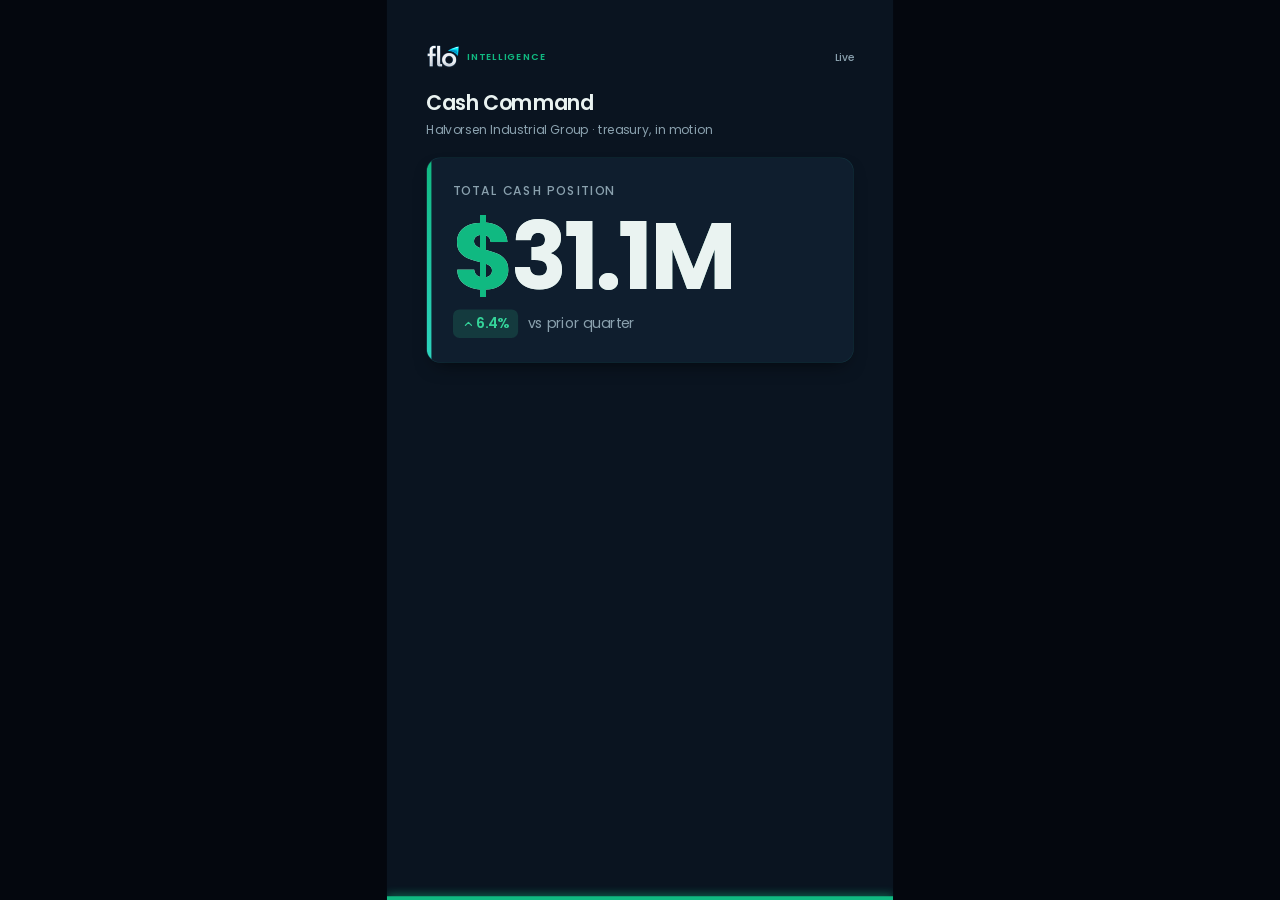
<file: dashboards/reel.html>
<!doctype html>
<html lang="en">
<head>
<meta charset="utf-8">
<meta name="viewport" content="width=device-width, initial-scale=1">
<title>flo Intelligence — Reel</title>
<link rel="icon" href="../assets/flo-icon.png">
<link rel="preconnect" href="https://fonts.googleapis.com">
<link rel="preconnect" href="https://fonts.gstatic.com" crossorigin>
<link href="https://fonts.googleapis.com/css2?family=Poppins:wght@300;400;500;600;700&family=JetBrains+Mono:wght@400;600&display=swap" rel="stylesheet">
<link rel="stylesheet" href="app.css?v=3">
<style>
  html,body{height:100%;background:#04070e;overflow:hidden}
  .reel-fit{position:fixed;inset:0;background:#04070e;overflow:hidden}
  /* native 9:16 canvas, scaled to fit the window by JS */
  .reel-stage{
    width:1080px;height:1920px;position:absolute;left:50%;top:50%;transform:translate(-50%,-50%) scale(.4);transform-origin:center center;
    background:var(--bg);background-image:var(--bg-grad);overflow:hidden;
    font-family:var(--f);color:var(--text);
    padding:96px 84px;
  }
  .reel-topline{display:flex;align-items:center;justify-content:space-between;margin-bottom:8px}
  .reel-brand{display:flex;align-items:center;gap:16px}
  .reel-brand img{height:52px}
  .reel-brand .rb-tag{font-size:20px;font-weight:600;letter-spacing:.16em;text-transform:uppercase;color:var(--accent)}
  .reel-live{display:flex;align-items:center;gap:12px;font-size:22px;color:var(--muted);font-weight:500}
  .reel-live .dot{width:14px;height:14px;border-radius:50%;background:var(--good);box-shadow:0 0 18px var(--good)}
  .reel-h{font-size:44px;font-weight:600;letter-spacing:-.02em;margin:38px 0 6px}
  .reel-sub{font-size:26px;color:var(--muted);margin-bottom:40px}

  .beat{opacity:0;transform:translateY(40px);transition:opacity .8s var(--ease-out),transform .8s var(--ease-out)}
  .beat.on{opacity:1;transform:none}

  /* hero */
  .reel-hero{padding:52px 56px;border-radius:30px}
  .reel-hero .hs-label{font-size:26px;letter-spacing:.12em;text-transform:uppercase;color:var(--muted);font-weight:500}
  .reel-hero .hs-val{font-size:200px;font-weight:700;letter-spacing:-.04em;line-height:.95;margin:24px 0 18px;color:var(--text);font-variant-numeric:tabular-nums}
  .reel-hero .hs-val .cur{color:var(--accent)}
  .reel-hero .hs-meta{display:flex;align-items:center;gap:20px;font-size:30px;color:var(--muted)}
  .reel-hero .delta{font-size:30px;padding:8px 20px;border-radius:14px}
  .reel-hero .delta svg{width:26px;height:26px}
  .reel-hero::after{width:10px}

  /* kpi row */
  .reel-kpis{display:grid;grid-template-columns:repeat(2,1fr);gap:30px;margin-top:40px}
  .reel-kpis .kpi{min-height:210px;padding:40px;border-radius:26px}
  .reel-kpis .kpi-label{font-size:26px}
  .reel-kpis .kpi-ic{width:64px;height:64px;border-radius:18px}
  .reel-kpis .kpi-ic svg{width:34px;height:34px}
  .reel-kpis .kpi-val{font-size:78px}
  .reel-kpis .kpi-foot{font-size:24px}
  .reel-kpis .delta{font-size:24px;padding:6px 14px}
  .reel-kpis .delta svg{width:20px;height:20px}

  /* chart */
  .reel-chart{margin-top:40px;padding:48px;border-radius:28px}
  .reel-chart .card-title{font-size:38px}
  .reel-chart .card-sub{font-size:24px;margin-top:8px}
  .reel-chart .card-legend .lg{font-size:26px}
  .reel-chart .card-legend i{width:18px;height:18px}
  .reel-chart svg .rl{fill:none;stroke-linecap:round;stroke-linejoin:round;
    stroke-dasharray:2000;stroke-dashoffset:2000;transition:stroke-dashoffset 2.2s var(--ease-out)}
  .reel-chart.draw svg .rl{stroke-dashoffset:0}
  .reel-chart svg .rl-area{opacity:0;transition:opacity 1.4s ease .6s}
  .reel-chart.draw svg .rl-area{opacity:1}
  .reel-chart svg .rl-cap{opacity:0;transform:translateY(8px);transition:opacity .7s ease 1.6s,transform .7s var(--ease-out) 1.6s}
  .reel-chart.draw svg .rl-cap{opacity:1;transform:none}

  /* health */
  .reel-health{margin-top:40px;padding:48px;border-radius:28px;gap:22px}
  .reel-health .h-ic{width:104px;height:104px;border-radius:28px}
  .reel-health .h-ic svg{width:52px;height:52px}
  .reel-health .h-label{font-size:28px}
  .reel-health .h-state{font-size:52px;margin-top:6px}
  .reel-health .h-desc{font-size:30px;line-height:1.5}
  .reel-health.pulse{animation:reelpulse 1.1s var(--ease)}
  @keyframes reelpulse{0%{transform:scale(1)}40%{transform:scale(1.035)}100%{transform:scale(1)}}

  /* outro */
  .reel-outro{position:absolute;inset:0;background:var(--bg);background-image:var(--bg-grad);
    display:flex;flex-direction:column;align-items:center;justify-content:center;gap:34px;text-align:center;
    opacity:0;visibility:hidden;transition:opacity .8s var(--ease-out);padding:80px}
  .reel-outro.on{opacity:1;visibility:visible}
  .reel-outro img{height:120px;margin-bottom:10px}
  .reel-outro .ro-h{font-size:104px;font-weight:700;letter-spacing:-.03em;line-height:1.02}
  .reel-outro .ro-h .g{background:linear-gradient(110deg,var(--accent),var(--accent-2));-webkit-background-clip:text;background-clip:text;-webkit-text-fill-color:transparent}
  .reel-outro .ro-sub{font-size:38px;color:var(--muted);max-width:760px;line-height:1.4}
  .reel-outro .ro-cta{margin-top:20px;font-size:34px;font-weight:600;color:#fff;
    background:linear-gradient(100deg,#144FCA,var(--accent));padding:26px 54px;border-radius:20px;
    box-shadow:0 20px 60px -18px var(--accent)}
  .reel-progress{position:absolute;left:0;bottom:0;height:8px;background:var(--accent);width:0;box-shadow:0 0 20px var(--accent)}
</style>
</head>
<body>
<div class="reel-fit">
  <div class="reel-stage" data-theme="treasury" id="stage">

    <div class="reel-topline beat" data-beat="0">
      <div class="reel-brand"><img src="../assets/flo-logo.png" alt="flo"><span class="rb-tag">Intelligence</span></div>
      <div class="reel-live"><span class="dot"></span> Live</div>
    </div>
    <div class="reel-h beat" data-beat="0">Cash Command</div>
    <div class="reel-sub beat" data-beat="0">Halvorsen Industrial Group · treasury, in motion</div>

    <!-- HERO -->
    <div class="card hero-stat reel-hero beat" data-beat="1">
      <div class="hs-label">Total cash position</div>
      <div class="hs-val"><span class="cur">$</span><span id="heroNum">0.0</span>M</div>
      <div class="hs-meta"><span class="delta up"><svg viewBox="0 0 24 24" fill="none" stroke="currentColor" stroke-width="2.4" stroke-linecap="round" stroke-linejoin="round"><path d="M6 15l6-6 6 6"/></svg>6.4%</span> vs prior quarter</div>
    </div>

    <!-- KPI ROW -->
    <div class="reel-kpis">
      <div class="card kpi beat" data-beat="2"><div class="kpi-top"><span class="kpi-label">Net cash flow</span><span class="kpi-ic"><svg><use href="#ic-flow"/></svg></span></div><div class="kpi-val"><span class="cur" style="color:var(--accent)">$</span><span class="kc" data-to="4.8" data-dec="1">0</span>M</div><div class="kpi-foot"><span class="delta up"><svg viewBox="0 0 24 24" fill="none" stroke="currentColor" stroke-width="2.4" stroke-linecap="round" stroke-linejoin="round"><path d="M6 15l6-6 6 6"/></svg>12%</span> MoM</div></div>
      <div class="card kpi beat" data-beat="2"><div class="kpi-top"><span class="kpi-label">Available liquidity</span><span class="kpi-ic"><svg><use href="#ic-droplet"/></svg></span></div><div class="kpi-val"><span class="cur" style="color:var(--accent)">$</span><span class="kc" data-to="61.5" data-dec="1">0</span>M</div><div class="kpi-foot">incl. facilities</div></div>
      <div class="card kpi beat" data-beat="2"><div class="kpi-top"><span class="kpi-label">Days cash on hand</span><span class="kpi-ic"><svg><use href="#ic-clock"/></svg></span></div><div class="kpi-val"><span class="kc" data-to="94" data-dec="0">0</span></div><div class="kpi-foot">target 90+</div></div>
      <div class="card kpi beat" data-beat="2"><div class="kpi-top"><span class="kpi-label">Liquidity coverage</span><span class="kpi-ic"><svg><use href="#ic-shield"/></svg></span></div><div class="kpi-val"><span class="kc" data-to="1.9" data-dec="1">0</span>×</div><div class="kpi-foot">target 1.5×</div></div>
    </div>

    <!-- CHART -->
    <div class="card reel-chart beat" data-beat="3" id="reelChart">
      <div class="card-head"><div><div class="card-title">Cash position — actual vs forecast</div><div class="card-sub">Monthly · USD millions</div></div>
        <div class="card-legend"><span class="lg"><i style="background:var(--accent)"></i>Actual</span><span class="lg"><i style="background:var(--c3)"></i>Forecast</span></div></div>
      <svg viewBox="0 0 900 300" preserveAspectRatio="none" style="width:100%;height:300px">
        <line class="gridline" x1="20" y1="40" x2="880" y2="40"/><line class="gridline" x1="20" y1="130" x2="880" y2="130"/><line class="gridline" x1="20" y1="220" x2="880" y2="220"/>
        <polyline class="rl" stroke="var(--c3)" stroke-width="4" points="20,240 143,196 266,168 389,150 512,120 635,104 758,96 880,86"/>
        <polygon class="rl-area" fill="url(#rg)" points="20,224 143,182 266,210 389,132 512,100 635,150 758,84 880,64 880,260 20,260"/>
        <polyline class="rl" stroke="var(--accent)" stroke-width="6" points="20,224 143,182 266,210 389,132 512,100 635,150 758,84 880,64"/>
        <circle class="rl-cap" cx="880" cy="64" r="9" fill="var(--accent)" stroke="var(--panel)" stroke-width="4"/>
        <g class="rl-cap" transform="translate(792,20)"><rect width="96" height="36" rx="10" fill="var(--panel-hi)" stroke="var(--border)"/><text x="48" y="25" text-anchor="middle" fill="var(--text)" font-size="22" font-weight="600">$48.2M</text></g>
        <defs><linearGradient id="rg" x1="0" y1="0" x2="0" y2="1"><stop offset="0" stop-color="var(--accent)" stop-opacity="0.3"/><stop offset="1" stop-color="var(--accent)" stop-opacity="0"/></linearGradient></defs>
      </svg>
    </div>

    <!-- HEALTH (hero beat) -->
    <div class="card health good reel-health beat" data-beat="4" id="reelHealth">
      <div class="h-top"><span class="h-ic"><svg><use href="#ic-shield"/></svg></span><div><div class="h-label">Liquidity health</div><div class="h-state">Strong</div></div></div>
      <div class="h-desc">Coverage at <b>1.9×</b> near-term obligations. All facilities undrawn — <b>no action needed.</b></div>
    </div>

    <!-- OUTRO -->
    <div class="reel-outro" id="outro">
      <img src="../assets/flo-logo.png" alt="flo">
      <div class="ro-h">Watch the work <span class="g">flow.</span></div>
      <div class="ro-sub">Real dashboards. Real decisions. Built by flo — not rented from a black box.</div>
      <div class="ro-cta">Book a discovery call →</div>
    </div>

    <div class="reel-progress" id="prog"></div>
  </div>
</div>

<!-- icon sprite -->
<svg width="0" height="0" style="position:absolute" aria-hidden="true"><defs>
  <symbol id="ic-flow" viewBox="0 0 24 24" fill="none" stroke="currentColor" stroke-width="1.8" stroke-linecap="round" stroke-linejoin="round"><path d="M4 17V7"/><path d="M20 7v10"/><path d="M8 9l4-4 4 4"/><path d="M16 15l-4 4-4-4"/></symbol>
  <symbol id="ic-droplet" viewBox="0 0 24 24" fill="none" stroke="currentColor" stroke-width="1.8" stroke-linecap="round" stroke-linejoin="round"><path d="M12 3s6 5.5 6 10a6 6 0 0 1-12 0c0-4.5 6-10 6-10Z"/></symbol>
  <symbol id="ic-clock" viewBox="0 0 24 24" fill="none" stroke="currentColor" stroke-width="1.8" stroke-linecap="round" stroke-linejoin="round"><circle cx="12" cy="12" r="9"/><path d="M12 7v5l3 2"/></symbol>
  <symbol id="ic-shield" viewBox="0 0 24 24" fill="none" stroke="currentColor" stroke-width="1.8" stroke-linecap="round" stroke-linejoin="round"><path d="M12 3l7 3v5c0 4.5-3 8-7 10-4-2-7-5.5-7-10V6l7-3Z"/><path d="M9 12l2 2 4-4"/></symbol>
</defs></svg>

<script>
(function(){
  var stage=document.getElementById('stage');
  function fit(){
    var s=Math.min(window.innerWidth/1080, window.innerHeight/1920);
    stage.style.transform='translate(-50%,-50%) scale('+s+')';
  }
  window.addEventListener('resize',fit); fit();

  function ease(t){return 1-Math.pow(1-t,3);}
  function countTo(el,dur){
    var to=parseFloat(el.getAttribute('data-to')),dec=parseInt(el.getAttribute('data-dec')||'0'),t0=null;
    function step(ts){if(!t0)t0=ts;var p=Math.min((ts-t0)/dur,1);el.textContent=(to*ease(p)).toLocaleString('en-US',{minimumFractionDigits:dec,maximumFractionDigits:dec});if(p<1)requestAnimationFrame(step);else el.textContent=to.toLocaleString('en-US',{minimumFractionDigits:dec,maximumFractionDigits:dec});}
    requestAnimationFrame(step);
  }
  function heroCount(){
    var el=document.getElementById('heroNum'),t0=null,to=48.2,dur=1600;
    function step(ts){if(!t0)t0=ts;var p=Math.min((ts-t0)/dur,1);el.textContent=(to*ease(p)).toFixed(1);if(p<1)requestAnimationFrame(step);else el.textContent='48.2';}
    requestAnimationFrame(step);
  }

  var TOTAL=15000;
  function on(sel){document.querySelectorAll(sel).forEach(function(e){e.classList.add('on');});}
  function off(sel){document.querySelectorAll(sel).forEach(function(e){e.classList.remove('on');});}

  function run(){
    // reset
    document.querySelectorAll('.beat').forEach(function(e){e.classList.remove('on');});
    document.getElementById('reelChart').classList.remove('draw');
    document.getElementById('outro').classList.remove('on');
    document.getElementById('heroNum').textContent='0.0';
    document.querySelectorAll('.kc').forEach(function(e){e.textContent='0';});
    var prog=document.getElementById('prog'); prog.style.transition='none'; prog.style.width='0';
    void prog.offsetWidth; prog.style.transition='width '+TOTAL+'ms linear'; prog.style.width='100%';

    on('[data-beat="0"]');
    setTimeout(function(){ on('[data-beat="1"]'); heroCount(); },500);
    setTimeout(function(){
      var d=0; document.querySelectorAll('[data-beat="2"]').forEach(function(e){ setTimeout(function(){e.classList.add('on');},d); d+=180; });
      setTimeout(function(){ document.querySelectorAll('.kc').forEach(function(el){countTo(el,1100);}); },200);
    },3200);
    setTimeout(function(){ on('[data-beat="3"]'); document.getElementById('reelChart').classList.add('draw'); },6000);
    setTimeout(function(){ on('[data-beat="4"]'); },9000);
    setTimeout(function(){ document.getElementById('reelHealth').classList.add('pulse'); },9600);
    setTimeout(function(){ document.getElementById('reelHealth').classList.remove('pulse'); },10800);
    setTimeout(function(){ document.getElementById('outro').classList.add('on'); },12400);
    setTimeout(run, TOTAL);
  }
  run();
})();
</script>
</body>
</html>
</file>
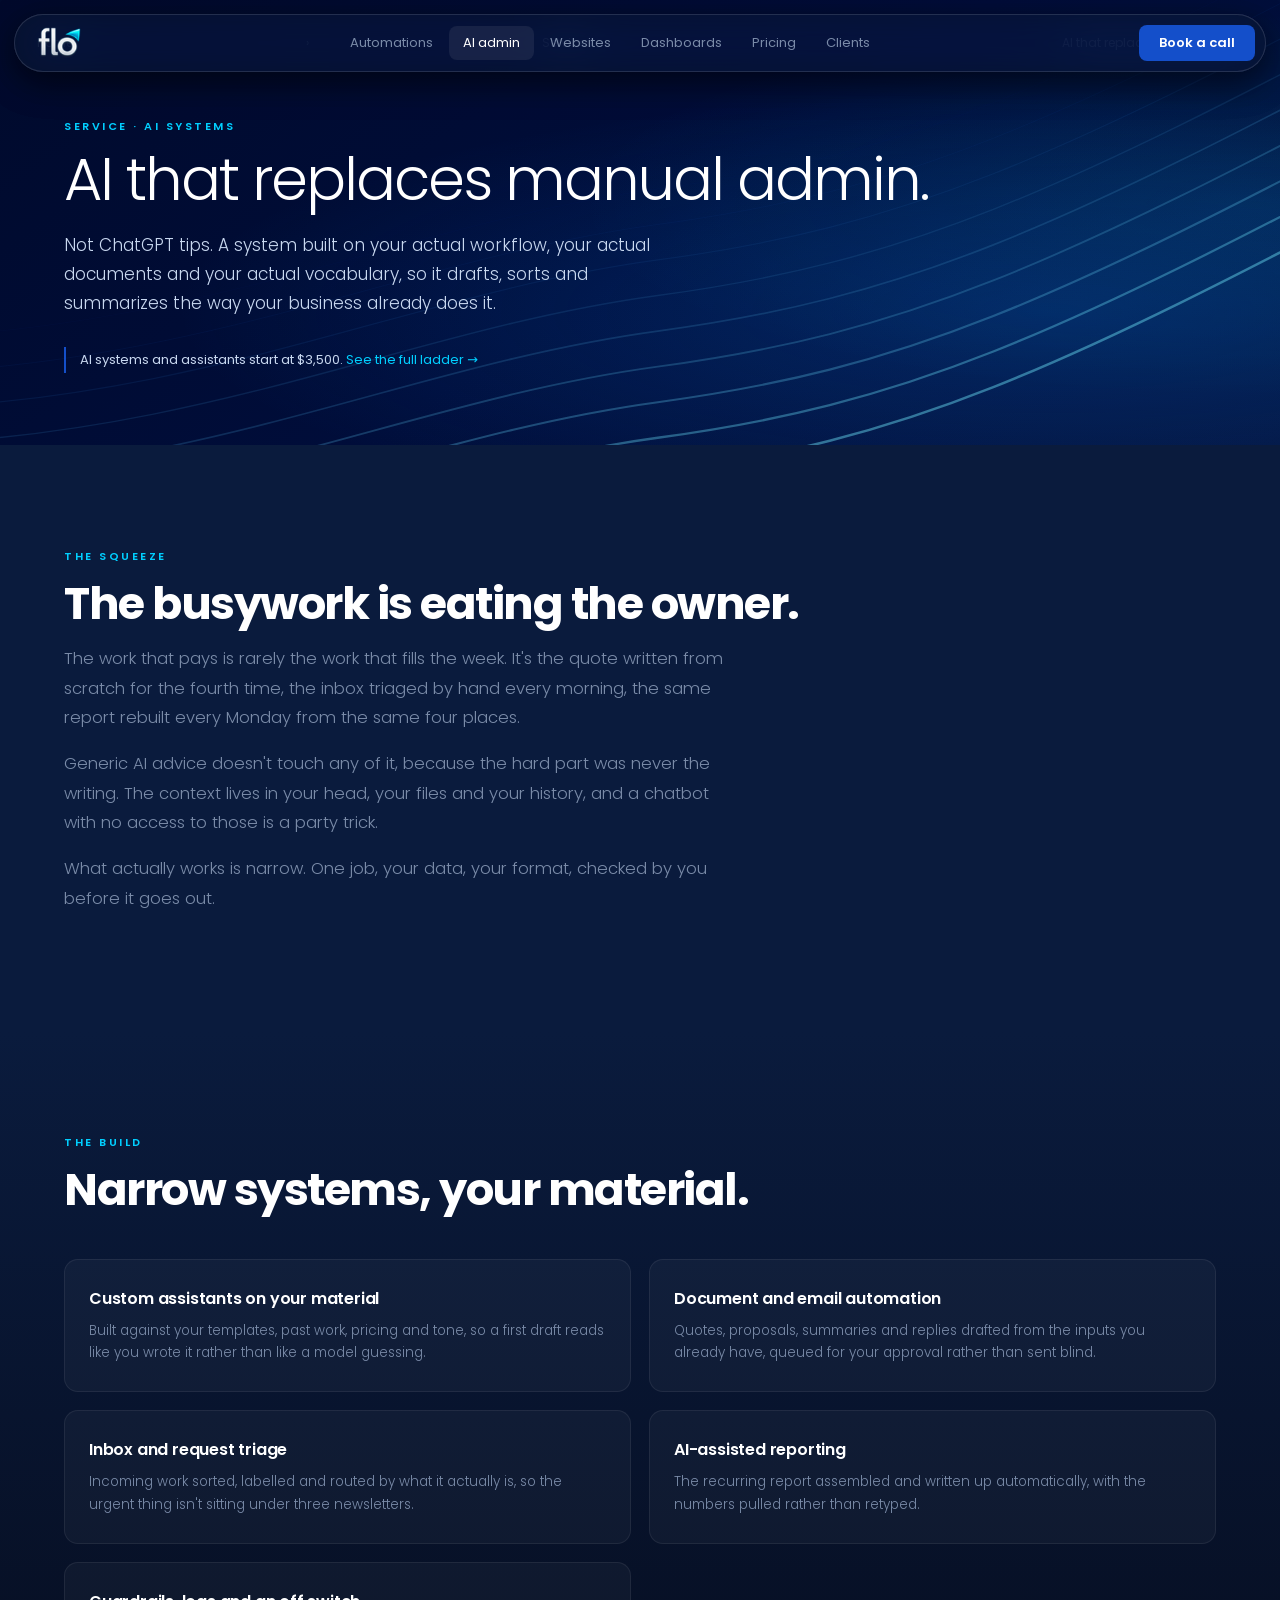
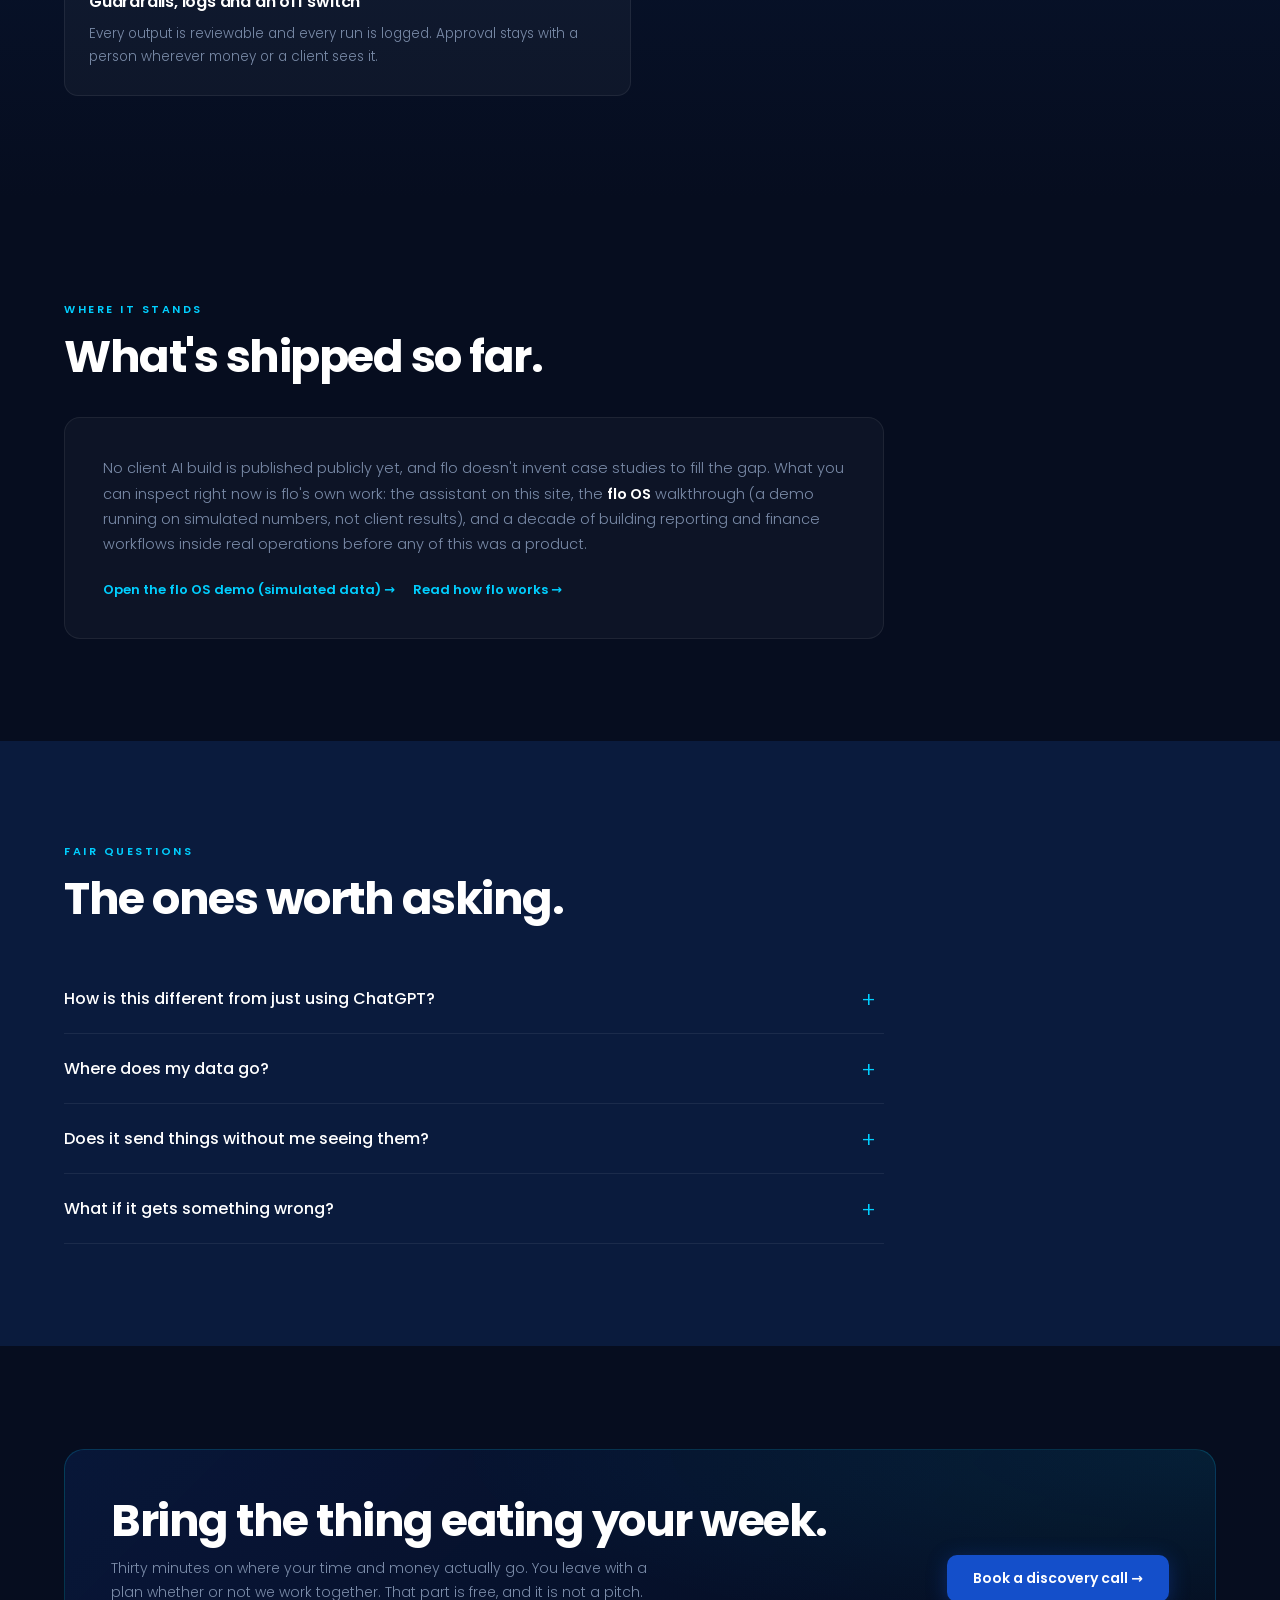
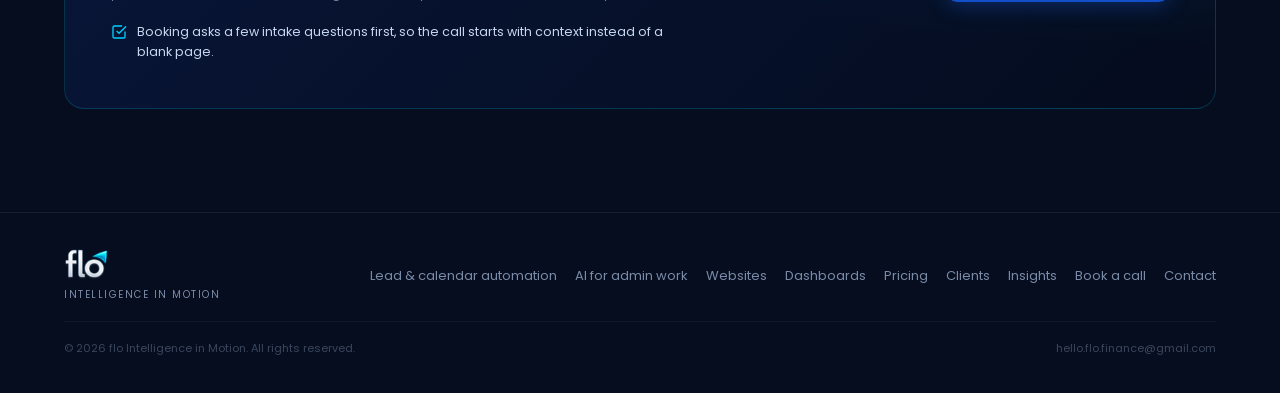
<file: services/ai-admin.html>
<!DOCTYPE html>
<html lang="en">
<head>
<meta charset="UTF-8">
<meta name="viewport" content="width=device-width, initial-scale=1.0, viewport-fit=cover">
<title>Custom AI for Admin Work &amp; Back Office | flo</title>
<meta name="description" content="Custom AI assistants built on your real workflows for drafting, sorting, summarizing and reporting, so the admin work stops landing on the owner. Built by flo for small teams.">
<link rel="canonical" href="https://flointelligence.netlify.app/services/ai-admin">
<meta name="theme-color" content="#000d3a">
<meta property="og:type" content="website">
<meta property="og:site_name" content="flo Intelligence in Motion">
<meta property="og:title" content="Custom AI for Admin Work &amp; Back Office | flo">
<meta property="og:description" content="Custom AI assistants built on your real workflows for drafting, sorting, summarizing and reporting, so the admin work stops landing on the owner. Built by flo for small teams.">
<meta property="og:url" content="https://flointelligence.netlify.app/services/ai-admin">
<meta property="og:image" content="https://flointelligence.netlify.app/media/flo-explainer-poster.jpg">
<meta name="twitter:card" content="summary_large_image">
<meta name="twitter:site" content="@floIntelligence">
<link rel="icon" href="../assets/flo-icon.png">
<link rel="preconnect" href="https://fonts.googleapis.com">
<link href="https://fonts.googleapis.com/css2?family=Poppins:wght@300;400;500;600;700&display=swap" rel="stylesheet">
<link rel="stylesheet" href="../shared.css">
<style>
/* Pillar page. Deliberately plain: one job, one intent, one route out.
   The wave language opens the page so every service page lands in the same
   navy-and-electric-blue world as the homepage hero, without paying for
   WebGL on a page nobody came here to look at. */
#s-hero{position:relative;overflow:hidden;
  padding:calc(118px + env(safe-area-inset-top,0px)) max(clamp(24px,5vw,80px),env(safe-area-inset-left,0px)) clamp(44px,6vw,72px);
  background:
    radial-gradient(110% 80% at 82% 70%,rgba(4,106,212,.26),transparent 62%),
    radial-gradient(80% 65% at 98% 46%,rgba(0,207,255,.11),transparent 66%),
    linear-gradient(145deg,#000a2c 0%,#000d3a 52%,#04143f 100%);}
#s-hero .s-waves{position:absolute;inset:0;width:100%;height:100%;pointer-events:none;opacity:.85;}
#s-hero .wrap{position:relative;z-index:2;}
.s-crumb{font-size:12px;color:var(--slate);margin-bottom:18px;}
.s-crumb a{color:var(--slate);text-decoration:none;}
.s-crumb a:hover{color:var(--cyan);}
#s-hero h1{font-size:clamp(32px,4.6vw,60px);font-weight:300;line-height:1.05;
  letter-spacing:-2px;color:var(--white);margin:8px 0 20px;}
.s-sub{font-size:clamp(14px,1.4vw,17px);font-weight:300;color:var(--silver);
  line-height:1.72;max-width:620px;}
/* A rule, not a capsule with a glowing dot on it. Same information, without
   announcing that a template produced it. */
.s-price{margin-top:28px;display:block;width:fit-content;max-width:100%;
  font-size:13px;color:var(--silver);line-height:1.6;
  border-left:2px solid var(--accent);padding:3px 0 3px 14px;}
.s-price a{color:var(--cyan);text-decoration:none;white-space:nowrap;}
.s-price a:hover{text-decoration:underline;}
#s-problem{background:var(--navy);}
.s-prose p{font-size:clamp(14px,1.4vw,16.5px);font-weight:300;color:var(--slate);
  line-height:1.8;max-width:680px;margin-bottom:16px;}
.s-prose b{font-weight:600;color:var(--silver);}
#s-build{background:linear-gradient(180deg,var(--navy) 0%,var(--dark) 100%);}
.s-list{display:grid;grid-template-columns:repeat(2,1fr);gap:18px;margin-top:44px;}
.s-item{background:rgba(255,255,255,0.035);border:1px solid var(--b);
  border-radius:14px;padding:26px 24px;}
.s-item h3{font-size:16px;font-weight:600;color:var(--white);letter-spacing:-.2px;margin-bottom:9px;}
.s-item p{font-size:13.5px;font-weight:300;color:var(--slate);line-height:1.7;}
#s-proof{background:var(--dark);}
.s-proof-box{margin-top:36px;border:1px solid var(--b);border-radius:16px;
  padding:clamp(24px,3.5vw,38px);background:rgba(255,255,255,0.03);max-width:820px;}
.s-proof-box p{font-size:14.5px;font-weight:300;color:var(--slate);line-height:1.75;}
.s-proof-box b{font-weight:600;color:var(--white);}
.s-proof-links{display:flex;flex-wrap:wrap;gap:18px;margin-top:22px;}
.s-proof-links a{font-size:13px;font-weight:600;color:var(--cyan);text-decoration:none;}
.s-proof-links a:hover{text-decoration:underline;}
#s-faq{background:var(--navy);}
.s-faq{margin-top:40px;max-width:820px;}
.s-q{border-bottom:1px solid var(--b);}
.s-q summary{list-style:none;cursor:pointer;padding:22px 42px 22px 0;position:relative;
  font-size:16px;font-weight:500;color:var(--white);}
.s-q summary::-webkit-details-marker{display:none}
.s-q summary::after{content:'+';position:absolute;right:8px;top:19px;
  font-size:22px;font-weight:300;color:var(--cyan);transition:transform .2s;}
.s-q[open] summary::after{content:'\2013';}
.s-q p{font-size:14px;font-weight:300;color:var(--slate);line-height:1.8;padding:0 0 24px;max-width:700px;}
#s-cta{background:var(--dark);}
.s-cta-box{display:flex;align-items:center;justify-content:space-between;gap:28px;
  flex-wrap:wrap;border:1px solid rgba(0,207,255,0.18);border-radius:20px;
  padding:clamp(26px,4vw,46px);
  background:radial-gradient(120% 140% at 100% 0%,rgba(0,207,255,.09),transparent 55%),
             linear-gradient(135deg,rgba(20,79,202,.15),rgba(4,8,26,.2));}
.s-cta-box h2{margin-bottom:12px;}
.s-cta-box p{font-size:14px;font-weight:300;color:var(--slate);line-height:1.7;max-width:560px;}
.s-intake{display:flex;align-items:flex-start;gap:10px;margin-top:18px;max-width:560px;}
.s-intake svg{width:16px;height:16px;color:var(--cyan);flex-shrink:0;margin-top:2px;}
.s-intake span{font-size:12.5px;color:var(--silver);line-height:1.6;}
@media(max-width:820px){
  .s-list{grid-template-columns:1fr;}
  .s-cta-box{flex-direction:column;align-items:flex-start;}
}
/* dual-screen: keep the column on one pane rather than across the hinge */
@media (horizontal-viewport-segments: 2),(spanning: single-fold-vertical){
  #s-hero .wrap,.s-prose,.s-proof-box,.s-faq{
    max-width:calc(env(viewport-segment-width 0 0,50vw) - clamp(48px,10vw,160px));}
}
</style>
<script type="application/ld+json">
[
  {
    "@context": "https://schema.org",
    "@type": "Service",
    "@id": "https://flointelligence.netlify.app/services/ai-admin#service",
    "name": "AI that replaces manual admin",
    "serviceType": "AI that replaces manual admin",
    "url": "https://flointelligence.netlify.app/services/ai-admin",
    "description": "Custom AI assistants built on your real workflows for drafting, sorting, summarizing and reporting, so the admin work stops landing on the owner. Built by flo for small teams.",
    "provider": {
      "@type": "ProfessionalService",
      "@id": "https://flointelligence.netlify.app/#business",
      "name": "flo Intelligence in Motion",
      "url": "https://flointelligence.netlify.app/"
    },
    "areaServed": {
      "@type": "Country",
      "name": "United States"
    },
    "audience": {
      "@type": "BusinessAudience",
      "audienceType": "Solo operators and small teams"
    },
    "hasOfferCatalog": {
      "@type": "OfferCatalog",
      "name": "Narrow systems, your material.",
      "itemListElement": [
        {
          "@type": "Offer",
          "itemOffered": {
            "@type": "Service",
            "name": "Custom assistants on your material"
          }
        },
        {
          "@type": "Offer",
          "itemOffered": {
            "@type": "Service",
            "name": "Document and email automation"
          }
        },
        {
          "@type": "Offer",
          "itemOffered": {
            "@type": "Service",
            "name": "Inbox and request triage"
          }
        },
        {
          "@type": "Offer",
          "itemOffered": {
            "@type": "Service",
            "name": "AI-assisted reporting"
          }
        },
        {
          "@type": "Offer",
          "itemOffered": {
            "@type": "Service",
            "name": "Guardrails, logs and an off switch"
          }
        }
      ]
    }
  },
  {
    "@context": "https://schema.org",
    "@type": "FAQPage",
    "@id": "https://flointelligence.netlify.app/services/ai-admin#faq",
    "mainEntity": [
      {
        "@type": "Question",
        "name": "How is this different from just using ChatGPT?",
        "acceptedAnswer": {
          "@type": "Answer",
          "text": "A chatbot starts cold every time and has no access to your files, your pricing or your history. These builds are narrow systems wired into your real material, with a defined job, a defined output format and a review step before anything leaves the building."
        }
      },
      {
        "@type": "Question",
        "name": "Where does my data go?",
        "acceptedAnswer": {
          "@type": "Answer",
          "text": "That gets scoped on the call and written into the build, including which model is used and what it is allowed to see. If a workflow shouldn't touch an outside service, it doesn't."
        }
      },
      {
        "@type": "Question",
        "name": "Does it send things without me seeing them?",
        "acceptedAnswer": {
          "@type": "Answer",
          "text": "Not unless you decide it should. The default is draft-and-approve for anything a client or a dollar touches."
        }
      },
      {
        "@type": "Question",
        "name": "What if it gets something wrong?",
        "acceptedAnswer": {
          "@type": "Answer",
          "text": "Outputs are reviewable and every run is logged. Narrow scope is the main defence: a system with one job and your own material to work from is far easier to check than a general-purpose chatbot."
        }
      }
    ]
  },
  {
    "@context": "https://schema.org",
    "@type": "BreadcrumbList",
    "itemListElement": [
      {
        "@type": "ListItem",
        "position": 1,
        "name": "Home",
        "item": "https://flointelligence.netlify.app/"
      },
      {
        "@type": "ListItem",
        "position": 2,
        "name": "Services",
        "item": "https://flointelligence.netlify.app/#work"
      },
      {
        "@type": "ListItem",
        "position": 3,
        "name": "AI that replaces manual admin",
        "item": "https://flointelligence.netlify.app/services/ai-admin"
      }
    ]
  }
]
</script>
</head>
<body>

<nav id="nav" class="glass-dark">
  <a href="../index.html" class="logo"><img src="../assets/flo-mark.png" alt="flo" style="height:32px;width:auto;object-fit:contain;display:block;"></a>
  <div class="nav-links">
    <a href="lead-automation.html">Automations</a>
    <a href="ai-admin.html" aria-current="page">AI admin</a>
    <a href="websites.html">Websites</a>
    <a href="dashboards.html">Dashboards</a>
    <a href="../pricing.html">Pricing</a>
    <a href="../index.html#clients">Clients</a>
  </div>
  <a href="https://cal.com/flo-intelligence-6v0495/flointelligence30" class="nav-cta" target="_blank" rel="noopener">Book a call</a>
  <button class="hamburger" onclick="toggleMenu()" aria-label="Menu"><span></span><span></span><span></span></button>
</nav>
<div class="mob-menu" id="mob-menu">
  <a href="lead-automation.html">Automations</a>
  <a href="ai-admin.html" aria-current="page">AI admin</a>
  <a href="websites.html">Websites</a>
  <a href="dashboards.html">Dashboards</a>
  <a href="../pricing.html">Pricing</a>
  <a href="../index.html#clients">Clients</a>
  <a href="../index.html">Home</a>
  <a href="https://cal.com/flo-intelligence-6v0495/flointelligence30" class="mob-cta" target="_blank" rel="noopener">Book a discovery call</a>
</div>

<section id="s-hero">
  <svg class="s-waves" viewBox="0 0 1440 560" preserveAspectRatio="xMidYMid slice" fill="none" aria-hidden="true">
    <g stroke-linecap="round">
      <path d="M-120 410 C 240 398 460 280 740 242 S 1180 132 1600 -90" stroke="#0a2f7a" stroke-width="0.9" opacity="0.09"/>
      <path d="M-120 450 C 240 438 460 320 740 282 S 1180 172 1600 -50" stroke="#154387" stroke-width="1.1" opacity="0.15"/>
      <path d="M-120 490 C 240 478 460 360 740 322 S 1180 212 1600 -10" stroke="#205795" stroke-width="1.4" opacity="0.21"/>
      <path d="M-120 530 C 240 518 460 400 740 362 S 1180 252 1600 30" stroke="#2b6ba3" stroke-width="1.6" opacity="0.28"/>
      <path d="M-120 570 C 240 558 460 440 740 402 S 1180 292 1600 70" stroke="#377fb1" stroke-width="1.9" opacity="0.34"/>
      <path d="M-120 610 C 240 598 460 480 740 442 S 1180 332 1600 110" stroke="#4293be" stroke-width="2.1" opacity="0.40"/>
      <path d="M-120 650 C 240 638 460 520 740 482 S 1180 372 1600 150" stroke="#4da7cc" stroke-width="2.4" opacity="0.46"/>
      <path d="M-120 690 C 240 678 460 560 740 522 S 1180 412 1600 190" stroke="#58bbda" stroke-width="2.6" opacity="0.53"/>
      <path d="M-120 730 C 240 718 460 600 740 562 S 1180 452 1600 230" stroke="#64cfe8" stroke-width="2.9" opacity="0.59"/>
    </g>
  </svg>
  <div class="wrap">
    <nav class="s-crumb" aria-label="Breadcrumb">
      <a href="../index.html">Home</a> &nbsp;&rsaquo;&nbsp;
      <a href="../index.html#work">Services</a> &nbsp;&rsaquo;&nbsp;
      <span>AI that replaces manual admin</span>
    </nav>
    <p class="ey">Service &middot; AI systems</p>
    <h1>AI that replaces manual admin.</h1>
    <p class="s-sub">Not ChatGPT tips. A system built on your actual workflow, your actual documents and your actual vocabulary, so it drafts, sorts and summarizes the way your business already does it.</p>
    <span class="s-price">AI systems and assistants start at $3,500. <a href="../pricing.html">See the full ladder &rarr;</a></span>
  </div>
</section>

<section id="s-problem" class="sec">
  <div class="wrap">
    <p class="ey rv">The squeeze</p>
    <h2 class="rv">The busywork is eating the owner.</h2>
    <div class="s-prose rv">
      <p>The work that pays is rarely the work that fills the week. It's the quote written from scratch for the fourth time, the inbox triaged by hand every morning, the same report rebuilt every Monday from the same four places.</p>
      <p>Generic AI advice doesn't touch any of it, because the hard part was never the writing. The context lives in your head, your files and your history, and a chatbot with no access to those is a party trick.</p>
      <p>What actually works is narrow. One job, your data, your format, checked by you before it goes out.</p>
    </div>
  </div>
</section>

<section id="s-build" class="sec">
  <div class="wrap">
    <p class="ey rv">The build</p>
    <h2 class="rv">Narrow systems, your material.</h2>
    <div class="s-list">
      <div class="s-item rv"><h3>Custom assistants on your material</h3><p>Built against your templates, past work, pricing and tone, so a first draft reads like you wrote it rather than like a model guessing.</p></div>
      <div class="s-item rv"><h3>Document and email automation</h3><p>Quotes, proposals, summaries and replies drafted from the inputs you already have, queued for your approval rather than sent blind.</p></div>
      <div class="s-item rv"><h3>Inbox and request triage</h3><p>Incoming work sorted, labelled and routed by what it actually is, so the urgent thing isn't sitting under three newsletters.</p></div>
      <div class="s-item rv"><h3>AI-assisted reporting</h3><p>The recurring report assembled and written up automatically, with the numbers pulled rather than retyped.</p></div>
      <div class="s-item rv"><h3>Guardrails, logs and an off switch</h3><p>Every output is reviewable and every run is logged. Approval stays with a person wherever money or a client sees it.</p></div>
    </div>
  </div>
</section>

<section id="s-proof" class="sec">
  <div class="wrap">
    <p class="ey rv">Where it stands</p>
    <h2 class="rv">What's shipped so far.</h2>
    <div class="s-proof-box rv">
      <p>No client AI build is published publicly yet, and flo doesn't invent case studies to fill the gap. What you can inspect right now is flo's own work: the assistant on this site, the <b>flo OS</b> walkthrough (a demo running on simulated numbers, not client results), and a decade of building reporting and finance workflows inside real operations before any of this was a product.</p>
      <div class="s-proof-links">
        <a href="../dashboards/os.html">Open the flo OS demo (simulated data) &rarr;</a>
        <a href="../index.html#about">Read how flo works &rarr;</a>
      </div>
    </div>
  </div>
</section>

<section id="s-faq" class="sec">
  <div class="wrap">
    <p class="ey rv">Fair questions</p>
    <h2 class="rv">The ones worth asking.</h2>
    <div class="s-faq">
      <details class="s-q rv"><summary>How is this different from just using ChatGPT?</summary><p>A chatbot starts cold every time and has no access to your files, your pricing or your history. These builds are narrow systems wired into your real material, with a defined job, a defined output format and a review step before anything leaves the building.</p></details>
      <details class="s-q rv"><summary>Where does my data go?</summary><p>That gets scoped on the call and written into the build, including which model is used and what it is allowed to see. If a workflow shouldn't touch an outside service, it doesn't.</p></details>
      <details class="s-q rv"><summary>Does it send things without me seeing them?</summary><p>Not unless you decide it should. The default is draft-and-approve for anything a client or a dollar touches.</p></details>
      <details class="s-q rv"><summary>What if it gets something wrong?</summary><p>Outputs are reviewable and every run is logged. Narrow scope is the main defence: a system with one job and your own material to work from is far easier to check than a general-purpose chatbot.</p></details>
    </div>
  </div>
</section>

<section id="s-cta" class="sec">
  <div class="wrap">
    <div class="s-cta-box rv">
      <div>
        <h2>Bring the thing eating your week.</h2>
        <p>Thirty minutes on where your time and money actually go. You leave with a plan whether or not we work together. That part is free, and it is not a pitch.</p>
        <div class="s-intake">
          <svg viewBox="0 0 24 24" fill="none" stroke="currentColor" stroke-width="2" stroke-linecap="round" aria-hidden="true"><path d="M9 11l3 3L22 4"/><path d="M21 12v7a2 2 0 0 1-2 2H5a2 2 0 0 1-2-2V5a2 2 0 0 1 2-2h11"/></svg>
          <span>Booking asks a few intake questions first, so the call starts with context instead of a blank page.</span>
        </div>
      </div>
      <a href="https://cal.com/flo-intelligence-6v0495/flointelligence30" class="btn-p" target="_blank" rel="noopener">Book a discovery call &rarr;</a>
    </div>
  </div>
</section>

<footer>
  <div class="fi">
    <div>
      <img src="../assets/flo-mark.png" alt="flo" style="height:32px;width:auto;object-fit:contain;display:block;margin-bottom:6px;">
      <div class="ftagline">Intelligence in Motion</div>
    </div>
    <div class="flinks">
      <a href="lead-automation.html">Lead &amp; calendar automation</a>
      <a href="ai-admin.html">AI for admin work</a>
      <a href="websites.html">Websites</a>
      <a href="dashboards.html">Dashboards</a>
      <a href="../pricing.html">Pricing</a>
      <a href="../index.html#clients">Clients</a>
      <a href="../index.html#insights">Insights</a>
      <a href="https://cal.com/flo-intelligence-6v0495/flointelligence30" target="_blank" rel="noopener">Book a call</a>
      <a href="mailto:hello.flo.finance@gmail.com">Contact</a>
    </div>
  </div>
  <div class="fcopy">
    <span>&copy; 2026 flo Intelligence in Motion. All rights reserved.</span>
    <span>hello.flo.finance@gmail.com</span>
  </div>
</footer>

<script>
function toggleMenu(){document.getElementById('mob-menu').classList.toggle('open');}
function closeMenu(){document.getElementById('mob-menu').classList.remove('open');}
var obs=new IntersectionObserver(function(es){es.forEach(function(e){
  if(e.isIntersecting){e.target.classList.add('in');obs.unobserve(e.target);}
});},{threshold:0.08,rootMargin:'0px 0px -30px 0px'});
document.querySelectorAll('.rv').forEach(function(el){obs.observe(el);});
</script>
</body>
</html>
</file>
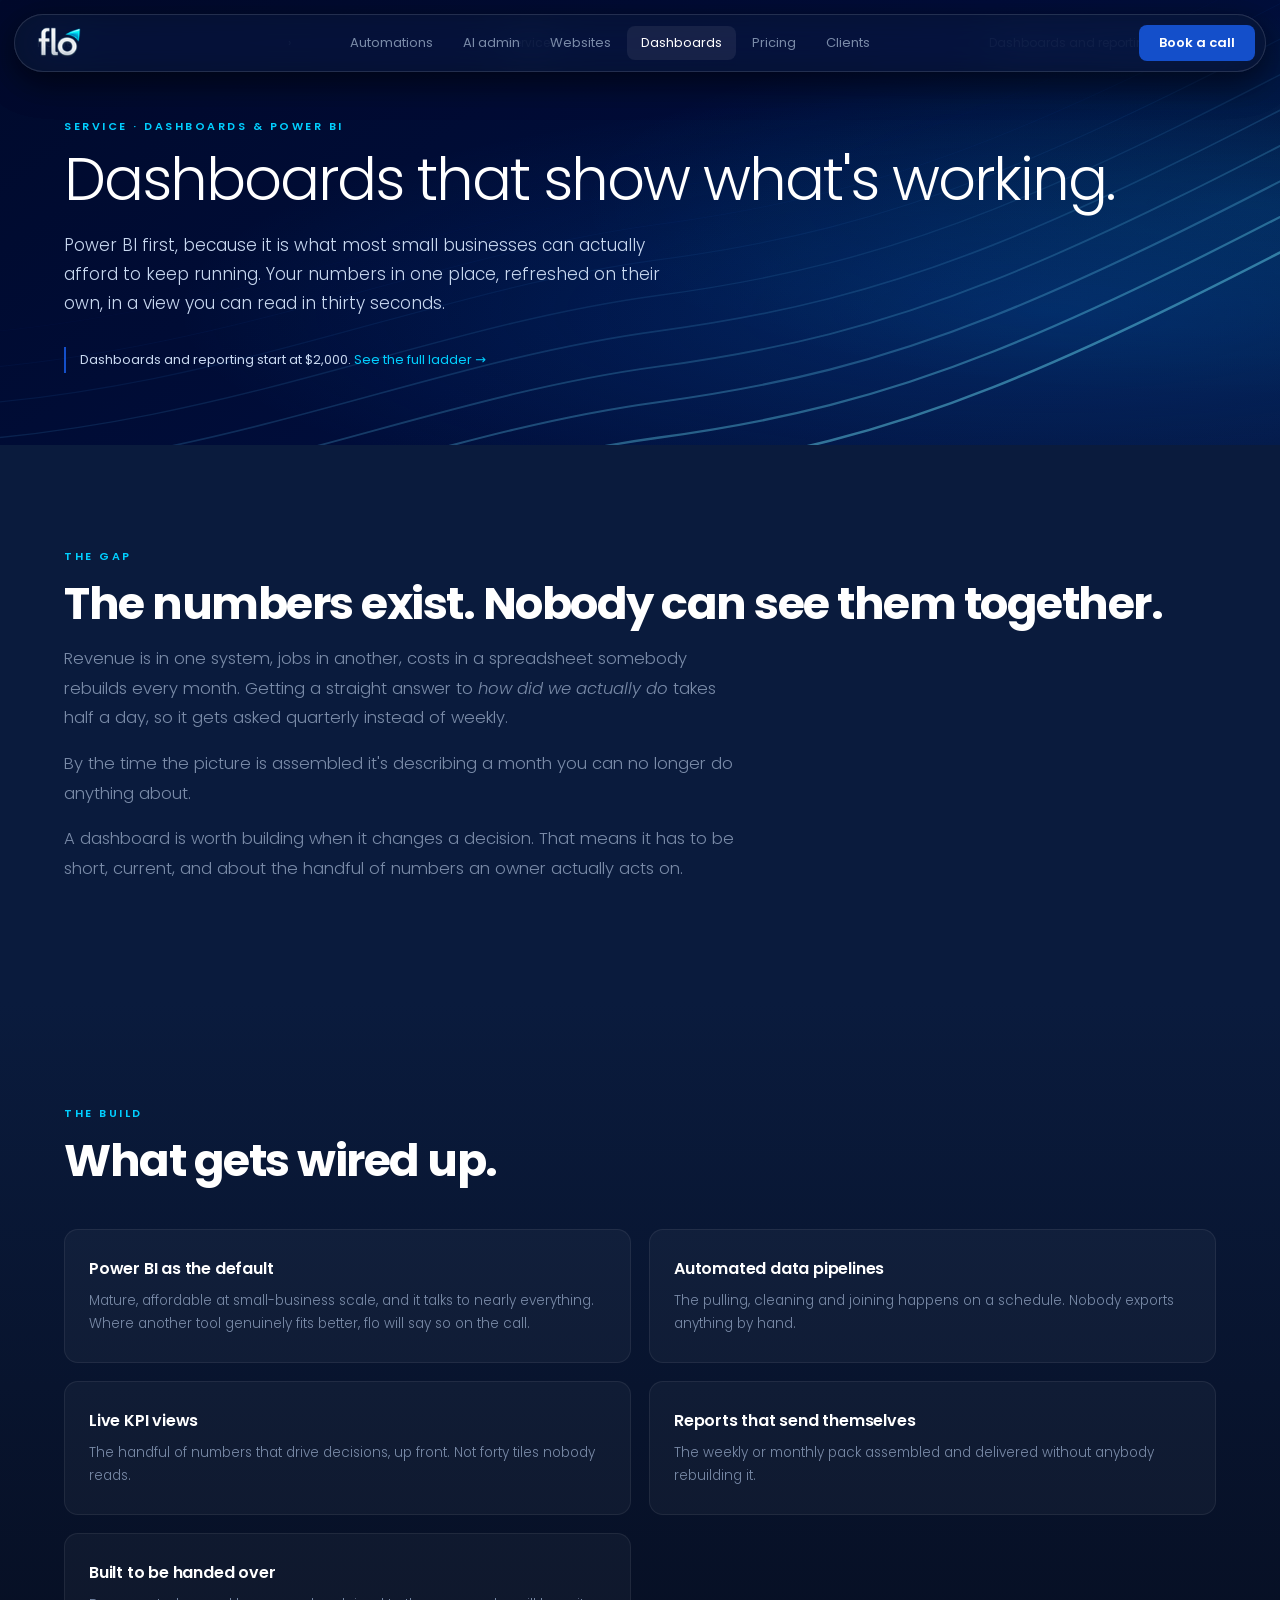
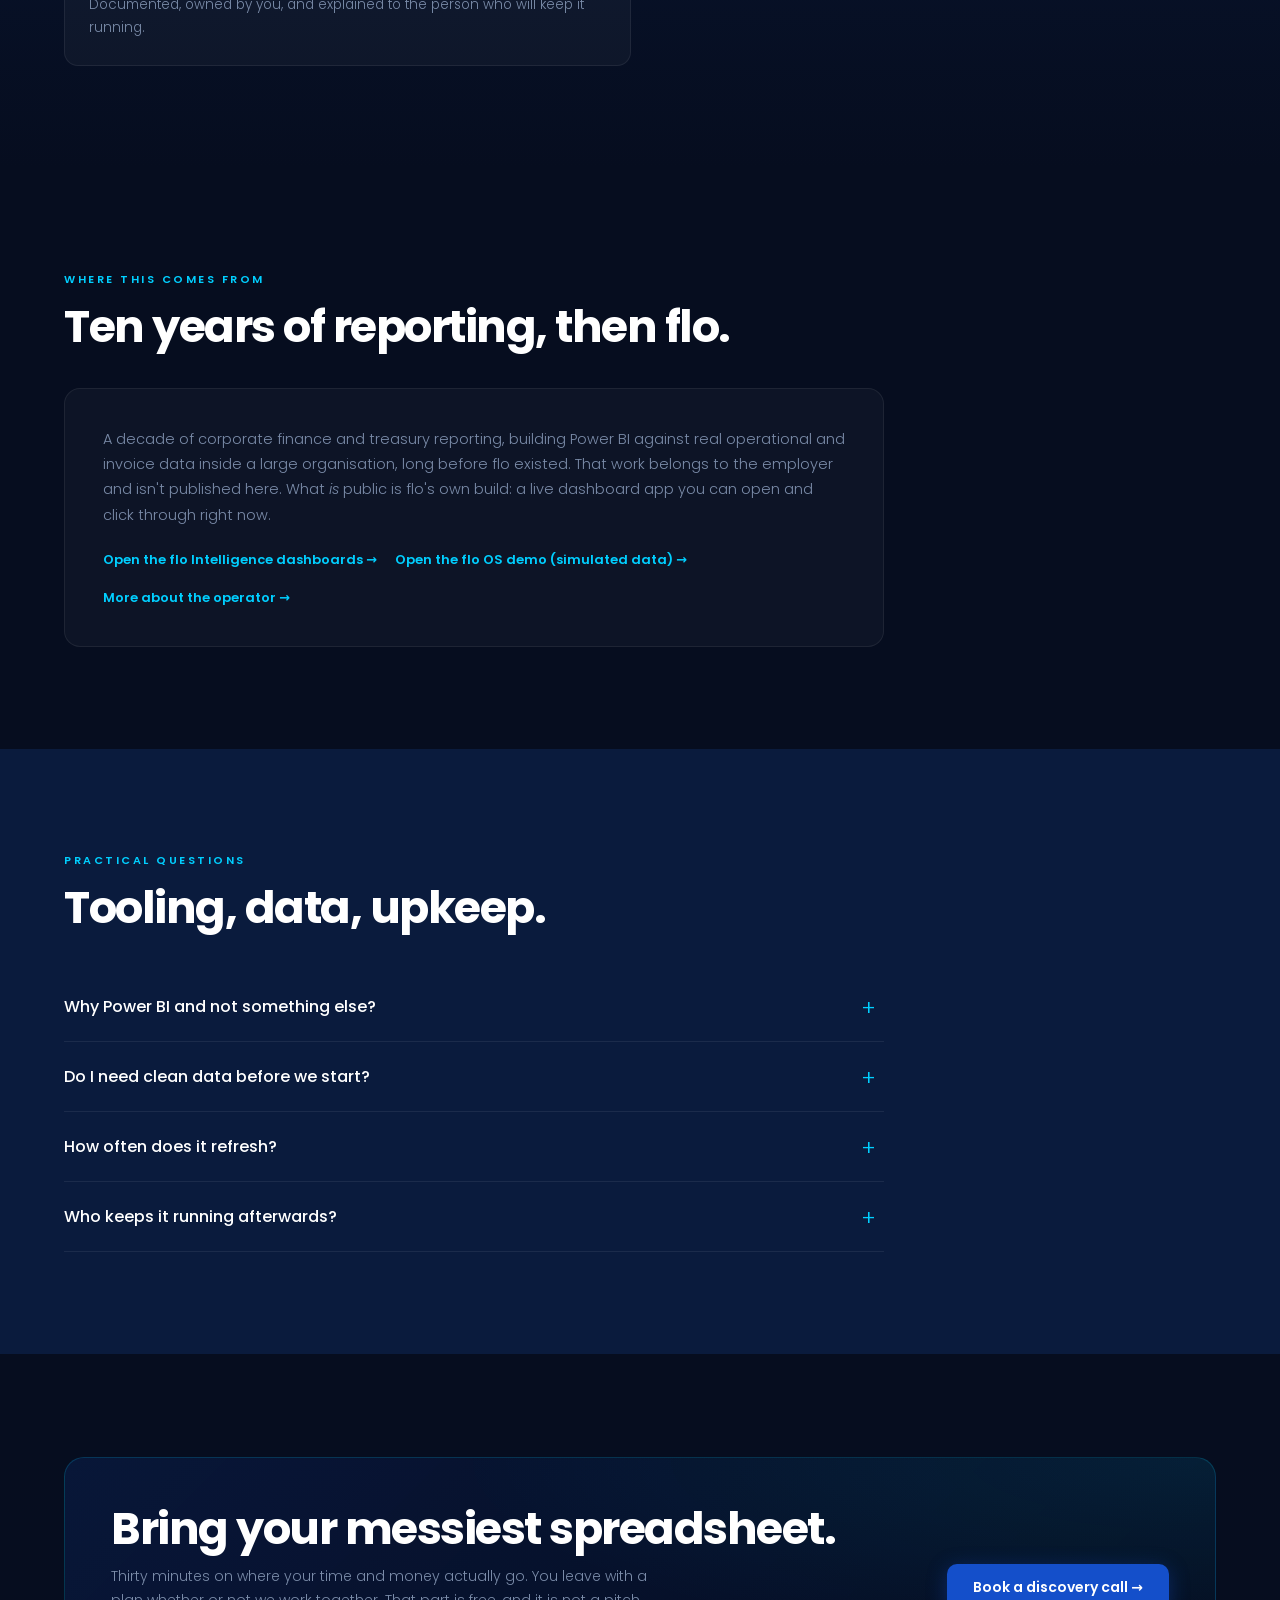
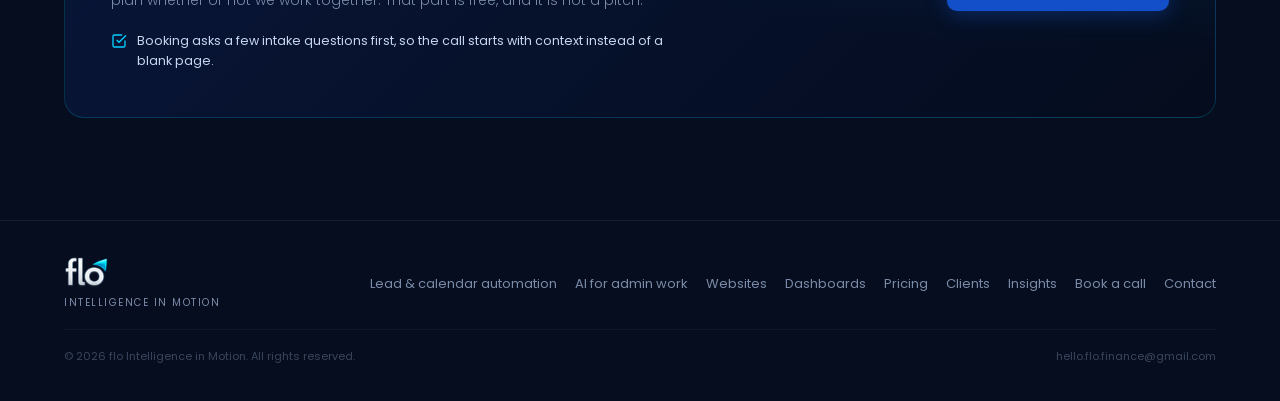
<file: services/dashboards.html>
<!DOCTYPE html>
<html lang="en">
<head>
<meta charset="UTF-8">
<meta name="viewport" content="width=device-width, initial-scale=1.0, viewport-fit=cover">
<title>Power BI Dashboards &amp; Automated Reporting | flo</title>
<meta name="description" content="Power BI dashboards and automated reporting for small businesses. Your numbers in one place, refreshed automatically, built by someone who has run finance reporting inside real operations.">
<link rel="canonical" href="https://flointelligence.netlify.app/services/dashboards">
<meta name="theme-color" content="#000d3a">
<meta property="og:type" content="website">
<meta property="og:site_name" content="flo Intelligence in Motion">
<meta property="og:title" content="Power BI Dashboards &amp; Automated Reporting | flo">
<meta property="og:description" content="Power BI dashboards and automated reporting for small businesses. Your numbers in one place, refreshed automatically, built by someone who has run finance reporting inside real operations.">
<meta property="og:url" content="https://flointelligence.netlify.app/services/dashboards">
<meta property="og:image" content="https://flointelligence.netlify.app/media/flo-explainer-poster.jpg">
<meta name="twitter:card" content="summary_large_image">
<meta name="twitter:site" content="@floIntelligence">
<link rel="icon" href="../assets/flo-icon.png">
<link rel="preconnect" href="https://fonts.googleapis.com">
<link href="https://fonts.googleapis.com/css2?family=Poppins:wght@300;400;500;600;700&display=swap" rel="stylesheet">
<link rel="stylesheet" href="../shared.css">
<style>
/* Pillar page. Deliberately plain: one job, one intent, one route out.
   The wave language opens the page so every service page lands in the same
   navy-and-electric-blue world as the homepage hero, without paying for
   WebGL on a page nobody came here to look at. */
#s-hero{position:relative;overflow:hidden;
  padding:calc(118px + env(safe-area-inset-top,0px)) max(clamp(24px,5vw,80px),env(safe-area-inset-left,0px)) clamp(44px,6vw,72px);
  background:
    radial-gradient(110% 80% at 82% 70%,rgba(4,106,212,.26),transparent 62%),
    radial-gradient(80% 65% at 98% 46%,rgba(0,207,255,.11),transparent 66%),
    linear-gradient(145deg,#000a2c 0%,#000d3a 52%,#04143f 100%);}
#s-hero .s-waves{position:absolute;inset:0;width:100%;height:100%;pointer-events:none;opacity:.85;}
#s-hero .wrap{position:relative;z-index:2;}
.s-crumb{font-size:12px;color:var(--slate);margin-bottom:18px;}
.s-crumb a{color:var(--slate);text-decoration:none;}
.s-crumb a:hover{color:var(--cyan);}
#s-hero h1{font-size:clamp(32px,4.6vw,60px);font-weight:300;line-height:1.05;
  letter-spacing:-2px;color:var(--white);margin:8px 0 20px;}
.s-sub{font-size:clamp(14px,1.4vw,17px);font-weight:300;color:var(--silver);
  line-height:1.72;max-width:620px;}
/* A rule, not a capsule with a glowing dot on it. Same information, without
   announcing that a template produced it. */
.s-price{margin-top:28px;display:block;width:fit-content;max-width:100%;
  font-size:13px;color:var(--silver);line-height:1.6;
  border-left:2px solid var(--accent);padding:3px 0 3px 14px;}
.s-price a{color:var(--cyan);text-decoration:none;white-space:nowrap;}
.s-price a:hover{text-decoration:underline;}
#s-problem{background:var(--navy);}
.s-prose p{font-size:clamp(14px,1.4vw,16.5px);font-weight:300;color:var(--slate);
  line-height:1.8;max-width:680px;margin-bottom:16px;}
.s-prose b{font-weight:600;color:var(--silver);}
#s-build{background:linear-gradient(180deg,var(--navy) 0%,var(--dark) 100%);}
.s-list{display:grid;grid-template-columns:repeat(2,1fr);gap:18px;margin-top:44px;}
.s-item{background:rgba(255,255,255,0.035);border:1px solid var(--b);
  border-radius:14px;padding:26px 24px;}
.s-item h3{font-size:16px;font-weight:600;color:var(--white);letter-spacing:-.2px;margin-bottom:9px;}
.s-item p{font-size:13.5px;font-weight:300;color:var(--slate);line-height:1.7;}
#s-proof{background:var(--dark);}
.s-proof-box{margin-top:36px;border:1px solid var(--b);border-radius:16px;
  padding:clamp(24px,3.5vw,38px);background:rgba(255,255,255,0.03);max-width:820px;}
.s-proof-box p{font-size:14.5px;font-weight:300;color:var(--slate);line-height:1.75;}
.s-proof-box b{font-weight:600;color:var(--white);}
.s-proof-links{display:flex;flex-wrap:wrap;gap:18px;margin-top:22px;}
.s-proof-links a{font-size:13px;font-weight:600;color:var(--cyan);text-decoration:none;}
.s-proof-links a:hover{text-decoration:underline;}
#s-faq{background:var(--navy);}
.s-faq{margin-top:40px;max-width:820px;}
.s-q{border-bottom:1px solid var(--b);}
.s-q summary{list-style:none;cursor:pointer;padding:22px 42px 22px 0;position:relative;
  font-size:16px;font-weight:500;color:var(--white);}
.s-q summary::-webkit-details-marker{display:none}
.s-q summary::after{content:'+';position:absolute;right:8px;top:19px;
  font-size:22px;font-weight:300;color:var(--cyan);transition:transform .2s;}
.s-q[open] summary::after{content:'\2013';}
.s-q p{font-size:14px;font-weight:300;color:var(--slate);line-height:1.8;padding:0 0 24px;max-width:700px;}
#s-cta{background:var(--dark);}
.s-cta-box{display:flex;align-items:center;justify-content:space-between;gap:28px;
  flex-wrap:wrap;border:1px solid rgba(0,207,255,0.18);border-radius:20px;
  padding:clamp(26px,4vw,46px);
  background:radial-gradient(120% 140% at 100% 0%,rgba(0,207,255,.09),transparent 55%),
             linear-gradient(135deg,rgba(20,79,202,.15),rgba(4,8,26,.2));}
.s-cta-box h2{margin-bottom:12px;}
.s-cta-box p{font-size:14px;font-weight:300;color:var(--slate);line-height:1.7;max-width:560px;}
.s-intake{display:flex;align-items:flex-start;gap:10px;margin-top:18px;max-width:560px;}
.s-intake svg{width:16px;height:16px;color:var(--cyan);flex-shrink:0;margin-top:2px;}
.s-intake span{font-size:12.5px;color:var(--silver);line-height:1.6;}
@media(max-width:820px){
  .s-list{grid-template-columns:1fr;}
  .s-cta-box{flex-direction:column;align-items:flex-start;}
}
/* dual-screen: keep the column on one pane rather than across the hinge */
@media (horizontal-viewport-segments: 2),(spanning: single-fold-vertical){
  #s-hero .wrap,.s-prose,.s-proof-box,.s-faq{
    max-width:calc(env(viewport-segment-width 0 0,50vw) - clamp(48px,10vw,160px));}
}
</style>
<script type="application/ld+json">
[
  {
    "@context": "https://schema.org",
    "@type": "Service",
    "@id": "https://flointelligence.netlify.app/services/dashboards#service",
    "name": "Dashboards and reporting, built on Power BI",
    "serviceType": "Dashboards and reporting, built on Power BI",
    "url": "https://flointelligence.netlify.app/services/dashboards",
    "description": "Power BI dashboards and automated reporting for small businesses. Your numbers in one place, refreshed automatically, built by someone who has run finance reporting inside real operations.",
    "provider": {
      "@type": "ProfessionalService",
      "@id": "https://flointelligence.netlify.app/#business",
      "name": "flo Intelligence in Motion",
      "url": "https://flointelligence.netlify.app/"
    },
    "areaServed": {
      "@type": "Country",
      "name": "United States"
    },
    "audience": {
      "@type": "BusinessAudience",
      "audienceType": "Solo operators and small teams"
    },
    "hasOfferCatalog": {
      "@type": "OfferCatalog",
      "name": "What gets wired up.",
      "itemListElement": [
        {
          "@type": "Offer",
          "itemOffered": {
            "@type": "Service",
            "name": "Power BI as the default"
          }
        },
        {
          "@type": "Offer",
          "itemOffered": {
            "@type": "Service",
            "name": "Automated data pipelines"
          }
        },
        {
          "@type": "Offer",
          "itemOffered": {
            "@type": "Service",
            "name": "Live KPI views"
          }
        },
        {
          "@type": "Offer",
          "itemOffered": {
            "@type": "Service",
            "name": "Reports that send themselves"
          }
        },
        {
          "@type": "Offer",
          "itemOffered": {
            "@type": "Service",
            "name": "Built to be handed over"
          }
        }
      ]
    }
  },
  {
    "@context": "https://schema.org",
    "@type": "FAQPage",
    "@id": "https://flointelligence.netlify.app/services/dashboards#faq",
    "mainEntity": [
      {
        "@type": "Question",
        "name": "Why Power BI and not something else?",
        "acceptedAnswer": {
          "@type": "Answer",
          "text": "Cost and reach. At small-business scale Power BI is the cheapest capable option, and it connects to nearly every system a small operator already runs. If your stack genuinely points somewhere else, flo will tell you on the call rather than sell you the thing it prefers."
        }
      },
      {
        "@type": "Question",
        "name": "Do I need clean data before we start?",
        "acceptedAnswer": {
          "@type": "Answer",
          "text": "No. Cleaning and joining the messy sources is most of the work, and it's part of the build."
        }
      },
      {
        "@type": "Question",
        "name": "How often does it refresh?",
        "acceptedAnswer": {
          "@type": "Answer",
          "text": "Whatever the decision needs. Daily for most operators, more often where the source supports it. Set during scoping rather than guessed at."
        }
      },
      {
        "@type": "Question",
        "name": "Who keeps it running afterwards?",
        "acceptedAnswer": {
          "@type": "Answer",
          "text": "You own it and the hand-over covers how it works. Ongoing support is available monthly if you'd rather flo kept an eye on it."
        }
      }
    ]
  },
  {
    "@context": "https://schema.org",
    "@type": "BreadcrumbList",
    "itemListElement": [
      {
        "@type": "ListItem",
        "position": 1,
        "name": "Home",
        "item": "https://flointelligence.netlify.app/"
      },
      {
        "@type": "ListItem",
        "position": 2,
        "name": "Services",
        "item": "https://flointelligence.netlify.app/#work"
      },
      {
        "@type": "ListItem",
        "position": 3,
        "name": "Dashboards and reporting, built on Power BI",
        "item": "https://flointelligence.netlify.app/services/dashboards"
      }
    ]
  }
]
</script>
</head>
<body>

<nav id="nav" class="glass-dark">
  <a href="../index.html" class="logo"><img src="../assets/flo-mark.png" alt="flo" style="height:32px;width:auto;object-fit:contain;display:block;"></a>
  <div class="nav-links">
    <a href="lead-automation.html">Automations</a>
    <a href="ai-admin.html">AI admin</a>
    <a href="websites.html">Websites</a>
    <a href="dashboards.html" aria-current="page">Dashboards</a>
    <a href="../pricing.html">Pricing</a>
    <a href="../index.html#clients">Clients</a>
  </div>
  <a href="https://cal.com/flo-intelligence-6v0495/flointelligence30" class="nav-cta" target="_blank" rel="noopener">Book a call</a>
  <button class="hamburger" onclick="toggleMenu()" aria-label="Menu"><span></span><span></span><span></span></button>
</nav>
<div class="mob-menu" id="mob-menu">
  <a href="lead-automation.html">Automations</a>
  <a href="ai-admin.html">AI admin</a>
  <a href="websites.html">Websites</a>
  <a href="dashboards.html" aria-current="page">Dashboards</a>
  <a href="../pricing.html">Pricing</a>
  <a href="../index.html#clients">Clients</a>
  <a href="../index.html">Home</a>
  <a href="https://cal.com/flo-intelligence-6v0495/flointelligence30" class="mob-cta" target="_blank" rel="noopener">Book a discovery call</a>
</div>

<section id="s-hero">
  <svg class="s-waves" viewBox="0 0 1440 560" preserveAspectRatio="xMidYMid slice" fill="none" aria-hidden="true">
    <g stroke-linecap="round">
      <path d="M-120 410 C 240 398 460 280 740 242 S 1180 132 1600 -90" stroke="#0a2f7a" stroke-width="0.9" opacity="0.09"/>
      <path d="M-120 450 C 240 438 460 320 740 282 S 1180 172 1600 -50" stroke="#154387" stroke-width="1.1" opacity="0.15"/>
      <path d="M-120 490 C 240 478 460 360 740 322 S 1180 212 1600 -10" stroke="#205795" stroke-width="1.4" opacity="0.21"/>
      <path d="M-120 530 C 240 518 460 400 740 362 S 1180 252 1600 30" stroke="#2b6ba3" stroke-width="1.6" opacity="0.28"/>
      <path d="M-120 570 C 240 558 460 440 740 402 S 1180 292 1600 70" stroke="#377fb1" stroke-width="1.9" opacity="0.34"/>
      <path d="M-120 610 C 240 598 460 480 740 442 S 1180 332 1600 110" stroke="#4293be" stroke-width="2.1" opacity="0.40"/>
      <path d="M-120 650 C 240 638 460 520 740 482 S 1180 372 1600 150" stroke="#4da7cc" stroke-width="2.4" opacity="0.46"/>
      <path d="M-120 690 C 240 678 460 560 740 522 S 1180 412 1600 190" stroke="#58bbda" stroke-width="2.6" opacity="0.53"/>
      <path d="M-120 730 C 240 718 460 600 740 562 S 1180 452 1600 230" stroke="#64cfe8" stroke-width="2.9" opacity="0.59"/>
    </g>
  </svg>
  <div class="wrap">
    <nav class="s-crumb" aria-label="Breadcrumb">
      <a href="../index.html">Home</a> &nbsp;&rsaquo;&nbsp;
      <a href="../index.html#work">Services</a> &nbsp;&rsaquo;&nbsp;
      <span>Dashboards and reporting, built on Power BI</span>
    </nav>
    <p class="ey">Service &middot; Dashboards &amp; Power BI</p>
    <h1>Dashboards that show what's working.</h1>
    <p class="s-sub">Power BI first, because it is what most small businesses can actually afford to keep running. Your numbers in one place, refreshed on their own, in a view you can read in thirty seconds.</p>
    <span class="s-price">Dashboards and reporting start at $2,000. <a href="../pricing.html">See the full ladder &rarr;</a></span>
  </div>
</section>

<section id="s-problem" class="sec">
  <div class="wrap">
    <p class="ey rv">The gap</p>
    <h2 class="rv">The numbers exist. Nobody can see them together.</h2>
    <div class="s-prose rv">
      <p>Revenue is in one system, jobs in another, costs in a spreadsheet somebody rebuilds every month. Getting a straight answer to <i>how did we actually do</i> takes half a day, so it gets asked quarterly instead of weekly.</p>
      <p>By the time the picture is assembled it's describing a month you can no longer do anything about.</p>
      <p>A dashboard is worth building when it changes a decision. That means it has to be short, current, and about the handful of numbers an owner actually acts on.</p>
    </div>
  </div>
</section>

<section id="s-build" class="sec">
  <div class="wrap">
    <p class="ey rv">The build</p>
    <h2 class="rv">What gets wired up.</h2>
    <div class="s-list">
      <div class="s-item rv"><h3>Power BI as the default</h3><p>Mature, affordable at small-business scale, and it talks to nearly everything. Where another tool genuinely fits better, flo will say so on the call.</p></div>
      <div class="s-item rv"><h3>Automated data pipelines</h3><p>The pulling, cleaning and joining happens on a schedule. Nobody exports anything by hand.</p></div>
      <div class="s-item rv"><h3>Live KPI views</h3><p>The handful of numbers that drive decisions, up front. Not forty tiles nobody reads.</p></div>
      <div class="s-item rv"><h3>Reports that send themselves</h3><p>The weekly or monthly pack assembled and delivered without anybody rebuilding it.</p></div>
      <div class="s-item rv"><h3>Built to be handed over</h3><p>Documented, owned by you, and explained to the person who will keep it running.</p></div>
    </div>
  </div>
</section>

<section id="s-proof" class="sec">
  <div class="wrap">
    <p class="ey rv">Where this comes from</p>
    <h2 class="rv">Ten years of reporting, then flo.</h2>
    <div class="s-proof-box rv">
      <p>A decade of corporate finance and treasury reporting, building Power BI against real operational and invoice data inside a large organisation, long before flo existed. That work belongs to the employer and isn't published here. What <i>is</i> public is flo's own build: a live dashboard app you can open and click through right now.</p>
      <div class="s-proof-links">
        <a href="../dashboards/index.html">Open the flo Intelligence dashboards &rarr;</a>
        <a href="../dashboards/os.html">Open the flo OS demo (simulated data) &rarr;</a>
        <a href="../index.html#about">More about the operator &rarr;</a>
      </div>
    </div>
  </div>
</section>

<section id="s-faq" class="sec">
  <div class="wrap">
    <p class="ey rv">Practical questions</p>
    <h2 class="rv">Tooling, data, upkeep.</h2>
    <div class="s-faq">
      <details class="s-q rv"><summary>Why Power BI and not something else?</summary><p>Cost and reach. At small-business scale Power BI is the cheapest capable option, and it connects to nearly every system a small operator already runs. If your stack genuinely points somewhere else, flo will tell you on the call rather than sell you the thing it prefers.</p></details>
      <details class="s-q rv"><summary>Do I need clean data before we start?</summary><p>No. Cleaning and joining the messy sources is most of the work, and it's part of the build.</p></details>
      <details class="s-q rv"><summary>How often does it refresh?</summary><p>Whatever the decision needs. Daily for most operators, more often where the source supports it. Set during scoping rather than guessed at.</p></details>
      <details class="s-q rv"><summary>Who keeps it running afterwards?</summary><p>You own it and the hand-over covers how it works. Ongoing support is available monthly if you'd rather flo kept an eye on it.</p></details>
    </div>
  </div>
</section>

<section id="s-cta" class="sec">
  <div class="wrap">
    <div class="s-cta-box rv">
      <div>
        <h2>Bring your messiest spreadsheet.</h2>
        <p>Thirty minutes on where your time and money actually go. You leave with a plan whether or not we work together. That part is free, and it is not a pitch.</p>
        <div class="s-intake">
          <svg viewBox="0 0 24 24" fill="none" stroke="currentColor" stroke-width="2" stroke-linecap="round" aria-hidden="true"><path d="M9 11l3 3L22 4"/><path d="M21 12v7a2 2 0 0 1-2 2H5a2 2 0 0 1-2-2V5a2 2 0 0 1 2-2h11"/></svg>
          <span>Booking asks a few intake questions first, so the call starts with context instead of a blank page.</span>
        </div>
      </div>
      <a href="https://cal.com/flo-intelligence-6v0495/flointelligence30" class="btn-p" target="_blank" rel="noopener">Book a discovery call &rarr;</a>
    </div>
  </div>
</section>

<footer>
  <div class="fi">
    <div>
      <img src="../assets/flo-mark.png" alt="flo" style="height:32px;width:auto;object-fit:contain;display:block;margin-bottom:6px;">
      <div class="ftagline">Intelligence in Motion</div>
    </div>
    <div class="flinks">
      <a href="lead-automation.html">Lead &amp; calendar automation</a>
      <a href="ai-admin.html">AI for admin work</a>
      <a href="websites.html">Websites</a>
      <a href="dashboards.html">Dashboards</a>
      <a href="../pricing.html">Pricing</a>
      <a href="../index.html#clients">Clients</a>
      <a href="../index.html#insights">Insights</a>
      <a href="https://cal.com/flo-intelligence-6v0495/flointelligence30" target="_blank" rel="noopener">Book a call</a>
      <a href="mailto:hello.flo.finance@gmail.com">Contact</a>
    </div>
  </div>
  <div class="fcopy">
    <span>&copy; 2026 flo Intelligence in Motion. All rights reserved.</span>
    <span>hello.flo.finance@gmail.com</span>
  </div>
</footer>

<script>
function toggleMenu(){document.getElementById('mob-menu').classList.toggle('open');}
function closeMenu(){document.getElementById('mob-menu').classList.remove('open');}
var obs=new IntersectionObserver(function(es){es.forEach(function(e){
  if(e.isIntersecting){e.target.classList.add('in');obs.unobserve(e.target);}
});},{threshold:0.08,rootMargin:'0px 0px -30px 0px'});
document.querySelectorAll('.rv').forEach(function(el){obs.observe(el);});
</script>
</body>
</html>
</file>
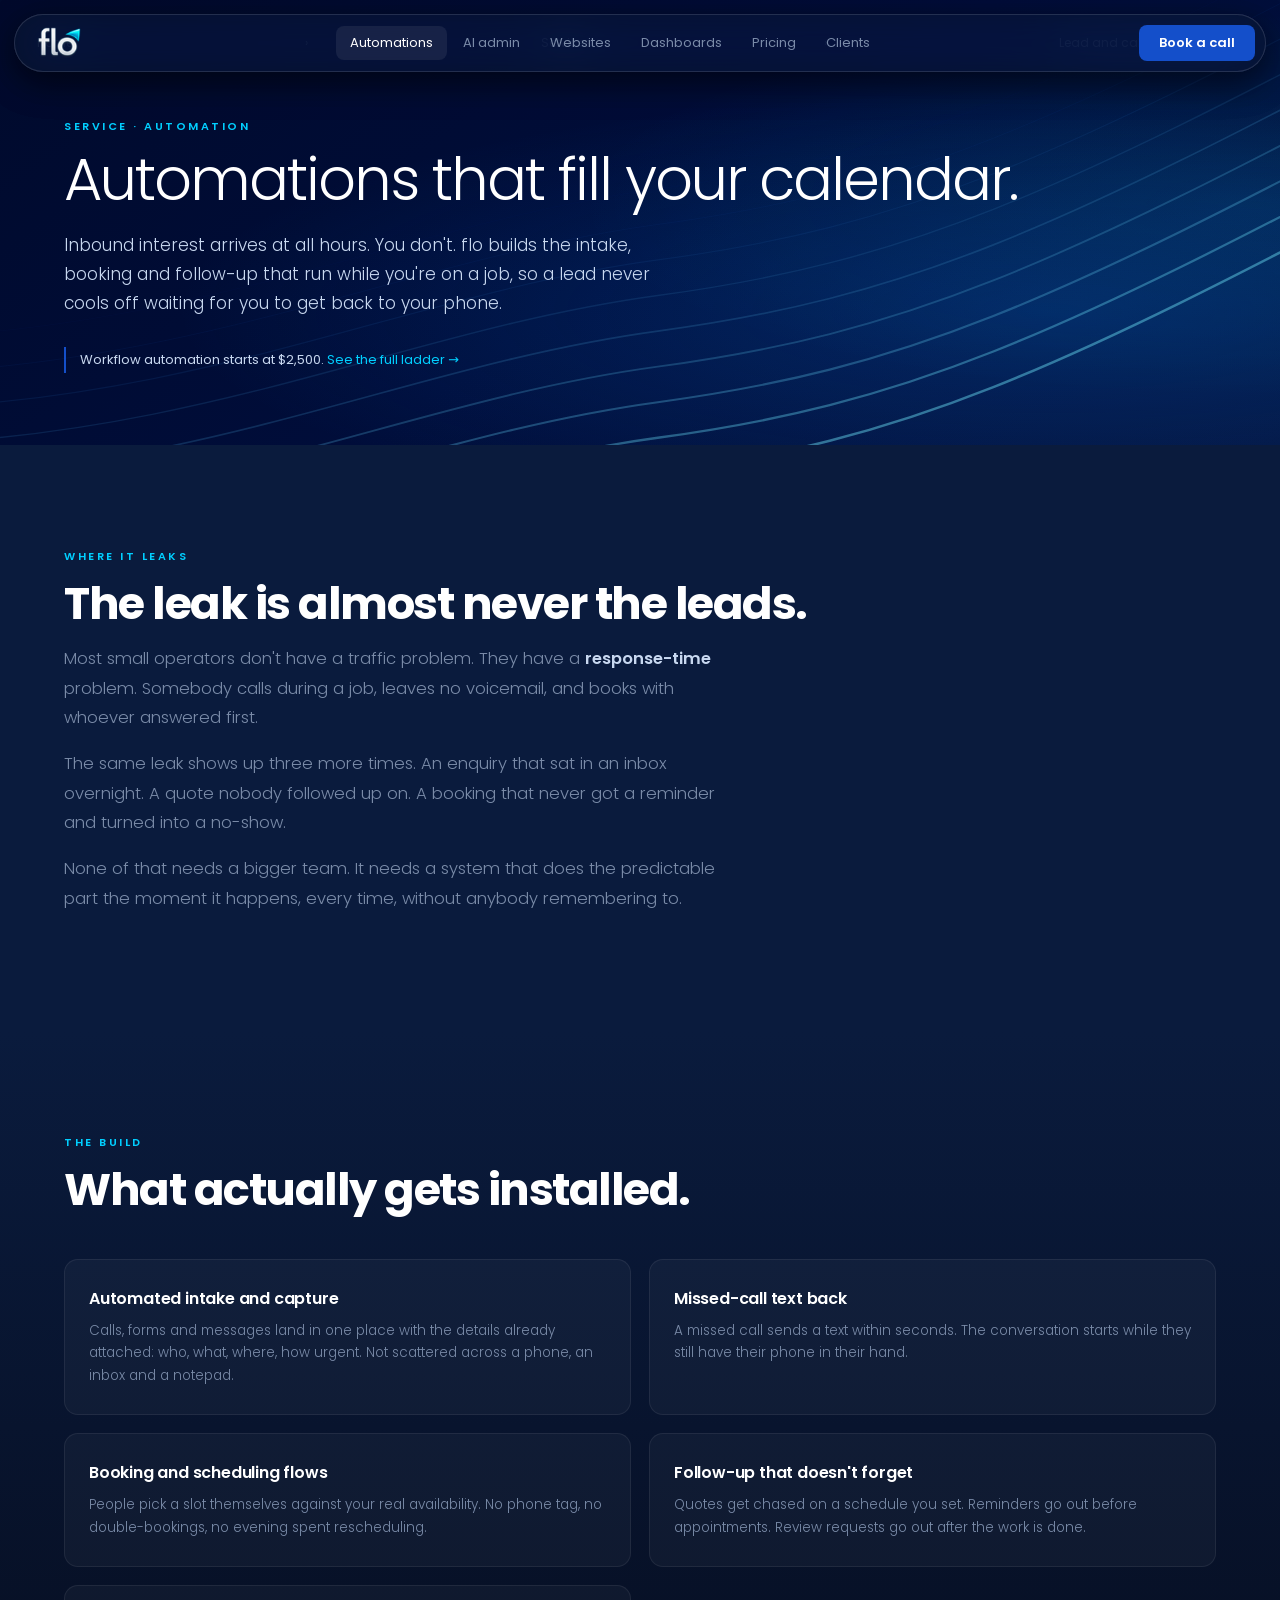
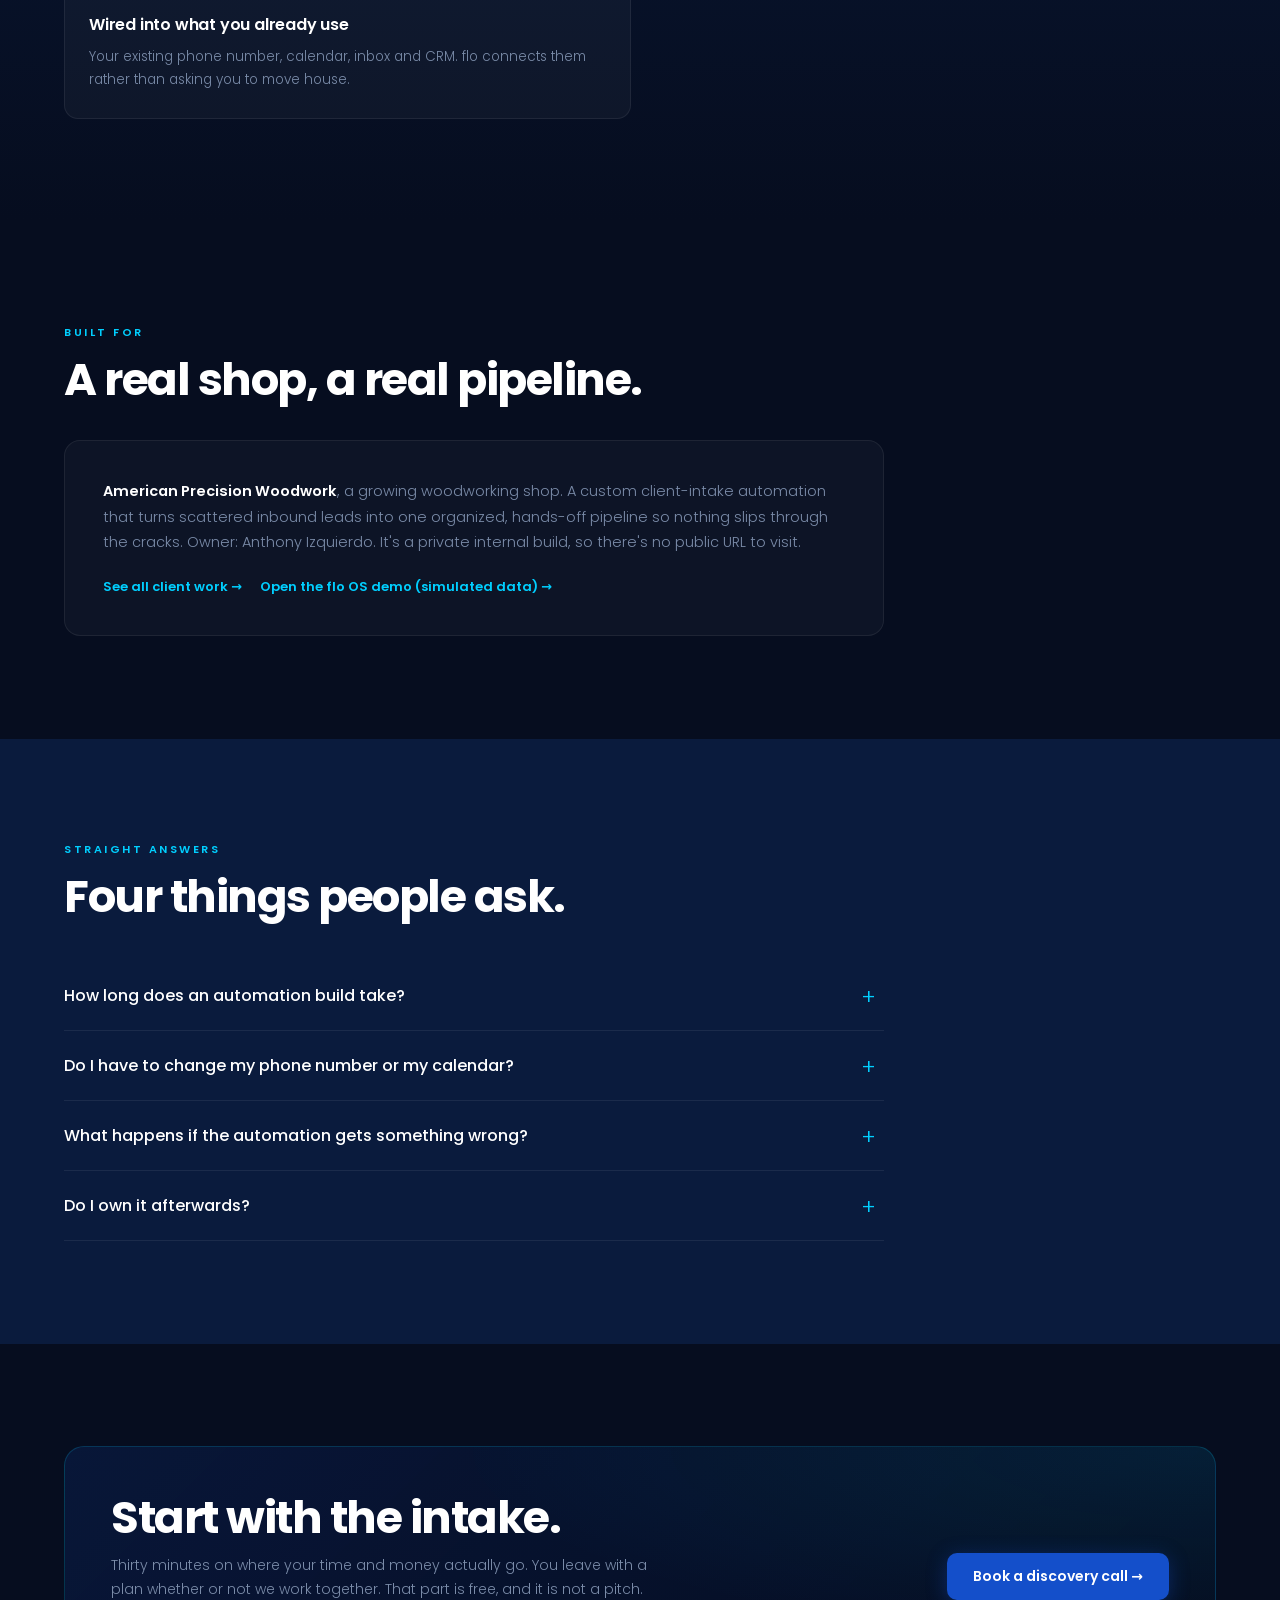
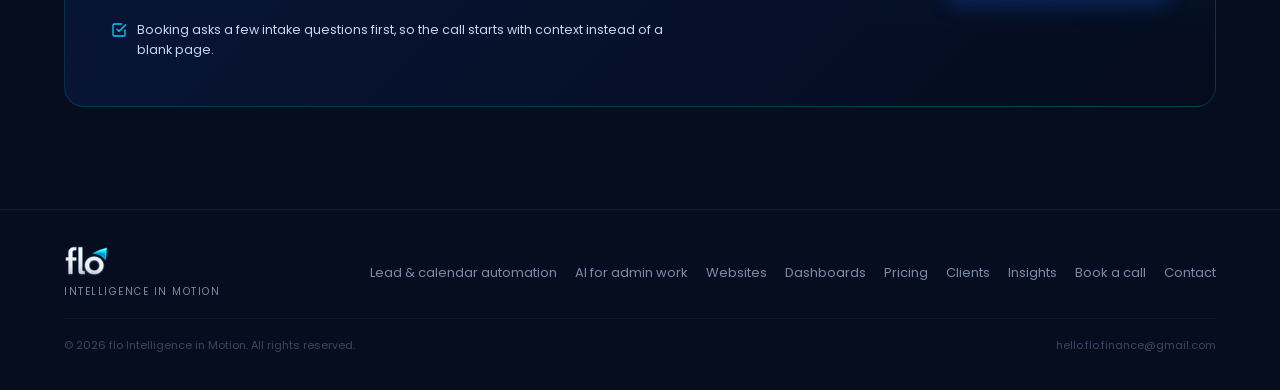
<file: services/lead-automation.html>
<!DOCTYPE html>
<html lang="en">
<head>
<meta charset="UTF-8">
<meta name="viewport" content="width=device-width, initial-scale=1.0, viewport-fit=cover">
<title>Lead &amp; Calendar Automation for Small Business | flo</title>
<meta name="description" content="flo builds automated lead intake, booking and follow-up for solo operators and small teams, so inbound interest turns into booked work without anyone chasing it.">
<link rel="canonical" href="https://flointelligence.netlify.app/services/lead-automation">
<meta name="theme-color" content="#000d3a">
<meta property="og:type" content="website">
<meta property="og:site_name" content="flo Intelligence in Motion">
<meta property="og:title" content="Lead &amp; Calendar Automation for Small Business | flo">
<meta property="og:description" content="flo builds automated lead intake, booking and follow-up for solo operators and small teams, so inbound interest turns into booked work without anyone chasing it.">
<meta property="og:url" content="https://flointelligence.netlify.app/services/lead-automation">
<meta property="og:image" content="https://flointelligence.netlify.app/media/flo-explainer-poster.jpg">
<meta name="twitter:card" content="summary_large_image">
<meta name="twitter:site" content="@floIntelligence">
<link rel="icon" href="../assets/flo-icon.png">
<link rel="preconnect" href="https://fonts.googleapis.com">
<link href="https://fonts.googleapis.com/css2?family=Poppins:wght@300;400;500;600;700&display=swap" rel="stylesheet">
<link rel="stylesheet" href="../shared.css">
<style>
/* Pillar page. Deliberately plain: one job, one intent, one route out.
   The wave language opens the page so every service page lands in the same
   navy-and-electric-blue world as the homepage hero, without paying for
   WebGL on a page nobody came here to look at. */
#s-hero{position:relative;overflow:hidden;
  padding:calc(118px + env(safe-area-inset-top,0px)) max(clamp(24px,5vw,80px),env(safe-area-inset-left,0px)) clamp(44px,6vw,72px);
  background:
    radial-gradient(110% 80% at 82% 70%,rgba(4,106,212,.26),transparent 62%),
    radial-gradient(80% 65% at 98% 46%,rgba(0,207,255,.11),transparent 66%),
    linear-gradient(145deg,#000a2c 0%,#000d3a 52%,#04143f 100%);}
#s-hero .s-waves{position:absolute;inset:0;width:100%;height:100%;pointer-events:none;opacity:.85;}
#s-hero .wrap{position:relative;z-index:2;}
.s-crumb{font-size:12px;color:var(--slate);margin-bottom:18px;}
.s-crumb a{color:var(--slate);text-decoration:none;}
.s-crumb a:hover{color:var(--cyan);}
#s-hero h1{font-size:clamp(32px,4.6vw,60px);font-weight:300;line-height:1.05;
  letter-spacing:-2px;color:var(--white);margin:8px 0 20px;}
.s-sub{font-size:clamp(14px,1.4vw,17px);font-weight:300;color:var(--silver);
  line-height:1.72;max-width:620px;}
/* A rule, not a capsule with a glowing dot on it. Same information, without
   announcing that a template produced it. */
.s-price{margin-top:28px;display:block;width:fit-content;max-width:100%;
  font-size:13px;color:var(--silver);line-height:1.6;
  border-left:2px solid var(--accent);padding:3px 0 3px 14px;}
.s-price a{color:var(--cyan);text-decoration:none;white-space:nowrap;}
.s-price a:hover{text-decoration:underline;}
#s-problem{background:var(--navy);}
.s-prose p{font-size:clamp(14px,1.4vw,16.5px);font-weight:300;color:var(--slate);
  line-height:1.8;max-width:680px;margin-bottom:16px;}
.s-prose b{font-weight:600;color:var(--silver);}
#s-build{background:linear-gradient(180deg,var(--navy) 0%,var(--dark) 100%);}
.s-list{display:grid;grid-template-columns:repeat(2,1fr);gap:18px;margin-top:44px;}
.s-item{background:rgba(255,255,255,0.035);border:1px solid var(--b);
  border-radius:14px;padding:26px 24px;}
.s-item h3{font-size:16px;font-weight:600;color:var(--white);letter-spacing:-.2px;margin-bottom:9px;}
.s-item p{font-size:13.5px;font-weight:300;color:var(--slate);line-height:1.7;}
#s-proof{background:var(--dark);}
.s-proof-box{margin-top:36px;border:1px solid var(--b);border-radius:16px;
  padding:clamp(24px,3.5vw,38px);background:rgba(255,255,255,0.03);max-width:820px;}
.s-proof-box p{font-size:14.5px;font-weight:300;color:var(--slate);line-height:1.75;}
.s-proof-box b{font-weight:600;color:var(--white);}
.s-proof-links{display:flex;flex-wrap:wrap;gap:18px;margin-top:22px;}
.s-proof-links a{font-size:13px;font-weight:600;color:var(--cyan);text-decoration:none;}
.s-proof-links a:hover{text-decoration:underline;}
#s-faq{background:var(--navy);}
.s-faq{margin-top:40px;max-width:820px;}
.s-q{border-bottom:1px solid var(--b);}
.s-q summary{list-style:none;cursor:pointer;padding:22px 42px 22px 0;position:relative;
  font-size:16px;font-weight:500;color:var(--white);}
.s-q summary::-webkit-details-marker{display:none}
.s-q summary::after{content:'+';position:absolute;right:8px;top:19px;
  font-size:22px;font-weight:300;color:var(--cyan);transition:transform .2s;}
.s-q[open] summary::after{content:'\2013';}
.s-q p{font-size:14px;font-weight:300;color:var(--slate);line-height:1.8;padding:0 0 24px;max-width:700px;}
#s-cta{background:var(--dark);}
.s-cta-box{display:flex;align-items:center;justify-content:space-between;gap:28px;
  flex-wrap:wrap;border:1px solid rgba(0,207,255,0.18);border-radius:20px;
  padding:clamp(26px,4vw,46px);
  background:radial-gradient(120% 140% at 100% 0%,rgba(0,207,255,.09),transparent 55%),
             linear-gradient(135deg,rgba(20,79,202,.15),rgba(4,8,26,.2));}
.s-cta-box h2{margin-bottom:12px;}
.s-cta-box p{font-size:14px;font-weight:300;color:var(--slate);line-height:1.7;max-width:560px;}
.s-intake{display:flex;align-items:flex-start;gap:10px;margin-top:18px;max-width:560px;}
.s-intake svg{width:16px;height:16px;color:var(--cyan);flex-shrink:0;margin-top:2px;}
.s-intake span{font-size:12.5px;color:var(--silver);line-height:1.6;}
@media(max-width:820px){
  .s-list{grid-template-columns:1fr;}
  .s-cta-box{flex-direction:column;align-items:flex-start;}
}
/* dual-screen: keep the column on one pane rather than across the hinge */
@media (horizontal-viewport-segments: 2),(spanning: single-fold-vertical){
  #s-hero .wrap,.s-prose,.s-proof-box,.s-faq{
    max-width:calc(env(viewport-segment-width 0 0,50vw) - clamp(48px,10vw,160px));}
}
</style>
<script type="application/ld+json">
[
  {
    "@context": "https://schema.org",
    "@type": "Service",
    "@id": "https://flointelligence.netlify.app/services/lead-automation#service",
    "name": "Lead and calendar automation",
    "serviceType": "Lead and calendar automation",
    "url": "https://flointelligence.netlify.app/services/lead-automation",
    "description": "flo builds automated lead intake, booking and follow-up for solo operators and small teams, so inbound interest turns into booked work without anyone chasing it.",
    "provider": {
      "@type": "ProfessionalService",
      "@id": "https://flointelligence.netlify.app/#business",
      "name": "flo Intelligence in Motion",
      "url": "https://flointelligence.netlify.app/"
    },
    "areaServed": {
      "@type": "Country",
      "name": "United States"
    },
    "audience": {
      "@type": "BusinessAudience",
      "audienceType": "Solo operators and small teams"
    },
    "hasOfferCatalog": {
      "@type": "OfferCatalog",
      "name": "What actually gets installed.",
      "itemListElement": [
        {
          "@type": "Offer",
          "itemOffered": {
            "@type": "Service",
            "name": "Automated intake and capture"
          }
        },
        {
          "@type": "Offer",
          "itemOffered": {
            "@type": "Service",
            "name": "Missed-call text back"
          }
        },
        {
          "@type": "Offer",
          "itemOffered": {
            "@type": "Service",
            "name": "Booking and scheduling flows"
          }
        },
        {
          "@type": "Offer",
          "itemOffered": {
            "@type": "Service",
            "name": "Follow-up that doesn't forget"
          }
        },
        {
          "@type": "Offer",
          "itemOffered": {
            "@type": "Service",
            "name": "Wired into what you already use"
          }
        }
      ]
    }
  },
  {
    "@context": "https://schema.org",
    "@type": "FAQPage",
    "@id": "https://flointelligence.netlify.app/services/lead-automation#faq",
    "mainEntity": [
      {
        "@type": "Question",
        "name": "How long does an automation build take?",
        "acceptedAnswer": {
          "@type": "Answer",
          "text": "Most first builds land inside two to three weeks from the discovery call. Scope drives it more than anything else: one workflow is quick, rewiring intake across a whole business takes longer. You get the timeline in writing before anything starts."
        }
      },
      {
        "@type": "Question",
        "name": "Do I have to change my phone number or my calendar?",
        "acceptedAnswer": {
          "@type": "Answer",
          "text": "No. flo builds around the number, calendar and inbox you already use. Making you migrate tools is how these projects stall."
        }
      },
      {
        "@type": "Question",
        "name": "What happens if the automation gets something wrong?",
        "acceptedAnswer": {
          "@type": "Answer",
          "text": "Every flow has a human override and a visible log, so you can see what fired and when. Nothing is a black box you can't inspect or switch off."
        }
      },
      {
        "@type": "Question",
        "name": "Do I own it afterwards?",
        "acceptedAnswer": {
          "@type": "Answer",
          "text": "Yes. You own the system and the accounts it runs on. flo hands it over and teaches your team to run it."
        }
      }
    ]
  },
  {
    "@context": "https://schema.org",
    "@type": "BreadcrumbList",
    "itemListElement": [
      {
        "@type": "ListItem",
        "position": 1,
        "name": "Home",
        "item": "https://flointelligence.netlify.app/"
      },
      {
        "@type": "ListItem",
        "position": 2,
        "name": "Services",
        "item": "https://flointelligence.netlify.app/#work"
      },
      {
        "@type": "ListItem",
        "position": 3,
        "name": "Lead and calendar automation",
        "item": "https://flointelligence.netlify.app/services/lead-automation"
      }
    ]
  }
]
</script>
</head>
<body>

<nav id="nav" class="glass-dark">
  <a href="../index.html" class="logo"><img src="../assets/flo-mark.png" alt="flo" style="height:32px;width:auto;object-fit:contain;display:block;"></a>
  <div class="nav-links">
    <a href="lead-automation.html" aria-current="page">Automations</a>
    <a href="ai-admin.html">AI admin</a>
    <a href="websites.html">Websites</a>
    <a href="dashboards.html">Dashboards</a>
    <a href="../pricing.html">Pricing</a>
    <a href="../index.html#clients">Clients</a>
  </div>
  <a href="https://cal.com/flo-intelligence-6v0495/flointelligence30" class="nav-cta" target="_blank" rel="noopener">Book a call</a>
  <button class="hamburger" onclick="toggleMenu()" aria-label="Menu"><span></span><span></span><span></span></button>
</nav>
<div class="mob-menu" id="mob-menu">
  <a href="lead-automation.html" aria-current="page">Automations</a>
  <a href="ai-admin.html">AI admin</a>
  <a href="websites.html">Websites</a>
  <a href="dashboards.html">Dashboards</a>
  <a href="../pricing.html">Pricing</a>
  <a href="../index.html#clients">Clients</a>
  <a href="../index.html">Home</a>
  <a href="https://cal.com/flo-intelligence-6v0495/flointelligence30" class="mob-cta" target="_blank" rel="noopener">Book a discovery call</a>
</div>

<section id="s-hero">
  <svg class="s-waves" viewBox="0 0 1440 560" preserveAspectRatio="xMidYMid slice" fill="none" aria-hidden="true">
    <g stroke-linecap="round">
      <path d="M-120 410 C 240 398 460 280 740 242 S 1180 132 1600 -90" stroke="#0a2f7a" stroke-width="0.9" opacity="0.09"/>
      <path d="M-120 450 C 240 438 460 320 740 282 S 1180 172 1600 -50" stroke="#154387" stroke-width="1.1" opacity="0.15"/>
      <path d="M-120 490 C 240 478 460 360 740 322 S 1180 212 1600 -10" stroke="#205795" stroke-width="1.4" opacity="0.21"/>
      <path d="M-120 530 C 240 518 460 400 740 362 S 1180 252 1600 30" stroke="#2b6ba3" stroke-width="1.6" opacity="0.28"/>
      <path d="M-120 570 C 240 558 460 440 740 402 S 1180 292 1600 70" stroke="#377fb1" stroke-width="1.9" opacity="0.34"/>
      <path d="M-120 610 C 240 598 460 480 740 442 S 1180 332 1600 110" stroke="#4293be" stroke-width="2.1" opacity="0.40"/>
      <path d="M-120 650 C 240 638 460 520 740 482 S 1180 372 1600 150" stroke="#4da7cc" stroke-width="2.4" opacity="0.46"/>
      <path d="M-120 690 C 240 678 460 560 740 522 S 1180 412 1600 190" stroke="#58bbda" stroke-width="2.6" opacity="0.53"/>
      <path d="M-120 730 C 240 718 460 600 740 562 S 1180 452 1600 230" stroke="#64cfe8" stroke-width="2.9" opacity="0.59"/>
    </g>
  </svg>
  <div class="wrap">
    <nav class="s-crumb" aria-label="Breadcrumb">
      <a href="../index.html">Home</a> &nbsp;&rsaquo;&nbsp;
      <a href="../index.html#work">Services</a> &nbsp;&rsaquo;&nbsp;
      <span>Lead and calendar automation</span>
    </nav>
    <p class="ey">Service &middot; Automation</p>
    <h1>Automations that fill your calendar.</h1>
    <p class="s-sub">Inbound interest arrives at all hours. You don't. flo builds the intake, booking and follow-up that run while you're on a job, so a lead never cools off waiting for you to get back to your phone.</p>
    <span class="s-price">Workflow automation starts at $2,500. <a href="../pricing.html">See the full ladder &rarr;</a></span>
  </div>
</section>

<section id="s-problem" class="sec">
  <div class="wrap">
    <p class="ey rv">Where it leaks</p>
    <h2 class="rv">The leak is almost never the leads.</h2>
    <div class="s-prose rv">
      <p>Most small operators don't have a traffic problem. They have a <b>response-time</b> problem. Somebody calls during a job, leaves no voicemail, and books with whoever answered first.</p>
      <p>The same leak shows up three more times. An enquiry that sat in an inbox overnight. A quote nobody followed up on. A booking that never got a reminder and turned into a no-show.</p>
      <p>None of that needs a bigger team. It needs a system that does the predictable part the moment it happens, every time, without anybody remembering to.</p>
    </div>
  </div>
</section>

<section id="s-build" class="sec">
  <div class="wrap">
    <p class="ey rv">The build</p>
    <h2 class="rv">What actually gets installed.</h2>
    <div class="s-list">
      <div class="s-item rv"><h3>Automated intake and capture</h3><p>Calls, forms and messages land in one place with the details already attached: who, what, where, how urgent. Not scattered across a phone, an inbox and a notepad.</p></div>
      <div class="s-item rv"><h3>Missed-call text back</h3><p>A missed call sends a text within seconds. The conversation starts while they still have their phone in their hand.</p></div>
      <div class="s-item rv"><h3>Booking and scheduling flows</h3><p>People pick a slot themselves against your real availability. No phone tag, no double-bookings, no evening spent rescheduling.</p></div>
      <div class="s-item rv"><h3>Follow-up that doesn't forget</h3><p>Quotes get chased on a schedule you set. Reminders go out before appointments. Review requests go out after the work is done.</p></div>
      <div class="s-item rv"><h3>Wired into what you already use</h3><p>Your existing phone number, calendar, inbox and CRM. flo connects them rather than asking you to move house.</p></div>
    </div>
  </div>
</section>

<section id="s-proof" class="sec">
  <div class="wrap">
    <p class="ey rv">Built for</p>
    <h2 class="rv">A real shop, a real pipeline.</h2>
    <div class="s-proof-box rv">
      <p><b>American Precision Woodwork</b>, a growing woodworking shop. A custom client-intake automation that turns scattered inbound leads into one organized, hands-off pipeline so nothing slips through the cracks. Owner: Anthony Izquierdo. It's a private internal build, so there's no public URL to visit.</p>
      <div class="s-proof-links">
        <a href="../index.html#clients">See all client work &rarr;</a>
        <a href="../dashboards/os.html">Open the flo OS demo (simulated data) &rarr;</a>
      </div>
    </div>
  </div>
</section>

<section id="s-faq" class="sec">
  <div class="wrap">
    <p class="ey rv">Straight answers</p>
    <h2 class="rv">Four things people ask.</h2>
    <div class="s-faq">
      <details class="s-q rv"><summary>How long does an automation build take?</summary><p>Most first builds land inside two to three weeks from the discovery call. Scope drives it more than anything else: one workflow is quick, rewiring intake across a whole business takes longer. You get the timeline in writing before anything starts.</p></details>
      <details class="s-q rv"><summary>Do I have to change my phone number or my calendar?</summary><p>No. flo builds around the number, calendar and inbox you already use. Making you migrate tools is how these projects stall.</p></details>
      <details class="s-q rv"><summary>What happens if the automation gets something wrong?</summary><p>Every flow has a human override and a visible log, so you can see what fired and when. Nothing is a black box you can't inspect or switch off.</p></details>
      <details class="s-q rv"><summary>Do I own it afterwards?</summary><p>Yes. You own the system and the accounts it runs on. flo hands it over and teaches your team to run it.</p></details>
    </div>
  </div>
</section>

<section id="s-cta" class="sec">
  <div class="wrap">
    <div class="s-cta-box rv">
      <div>
        <h2>Start with the intake.</h2>
        <p>Thirty minutes on where your time and money actually go. You leave with a plan whether or not we work together. That part is free, and it is not a pitch.</p>
        <div class="s-intake">
          <svg viewBox="0 0 24 24" fill="none" stroke="currentColor" stroke-width="2" stroke-linecap="round" aria-hidden="true"><path d="M9 11l3 3L22 4"/><path d="M21 12v7a2 2 0 0 1-2 2H5a2 2 0 0 1-2-2V5a2 2 0 0 1 2-2h11"/></svg>
          <span>Booking asks a few intake questions first, so the call starts with context instead of a blank page.</span>
        </div>
      </div>
      <a href="https://cal.com/flo-intelligence-6v0495/flointelligence30" class="btn-p" target="_blank" rel="noopener">Book a discovery call &rarr;</a>
    </div>
  </div>
</section>

<footer>
  <div class="fi">
    <div>
      <img src="../assets/flo-mark.png" alt="flo" style="height:32px;width:auto;object-fit:contain;display:block;margin-bottom:6px;">
      <div class="ftagline">Intelligence in Motion</div>
    </div>
    <div class="flinks">
      <a href="lead-automation.html">Lead &amp; calendar automation</a>
      <a href="ai-admin.html">AI for admin work</a>
      <a href="websites.html">Websites</a>
      <a href="dashboards.html">Dashboards</a>
      <a href="../pricing.html">Pricing</a>
      <a href="../index.html#clients">Clients</a>
      <a href="../index.html#insights">Insights</a>
      <a href="https://cal.com/flo-intelligence-6v0495/flointelligence30" target="_blank" rel="noopener">Book a call</a>
      <a href="mailto:hello.flo.finance@gmail.com">Contact</a>
    </div>
  </div>
  <div class="fcopy">
    <span>&copy; 2026 flo Intelligence in Motion. All rights reserved.</span>
    <span>hello.flo.finance@gmail.com</span>
  </div>
</footer>

<script>
function toggleMenu(){document.getElementById('mob-menu').classList.toggle('open');}
function closeMenu(){document.getElementById('mob-menu').classList.remove('open');}
var obs=new IntersectionObserver(function(es){es.forEach(function(e){
  if(e.isIntersecting){e.target.classList.add('in');obs.unobserve(e.target);}
});},{threshold:0.08,rootMargin:'0px 0px -30px 0px'});
document.querySelectorAll('.rv').forEach(function(el){obs.observe(el);});
</script>
</body>
</html>
</file>
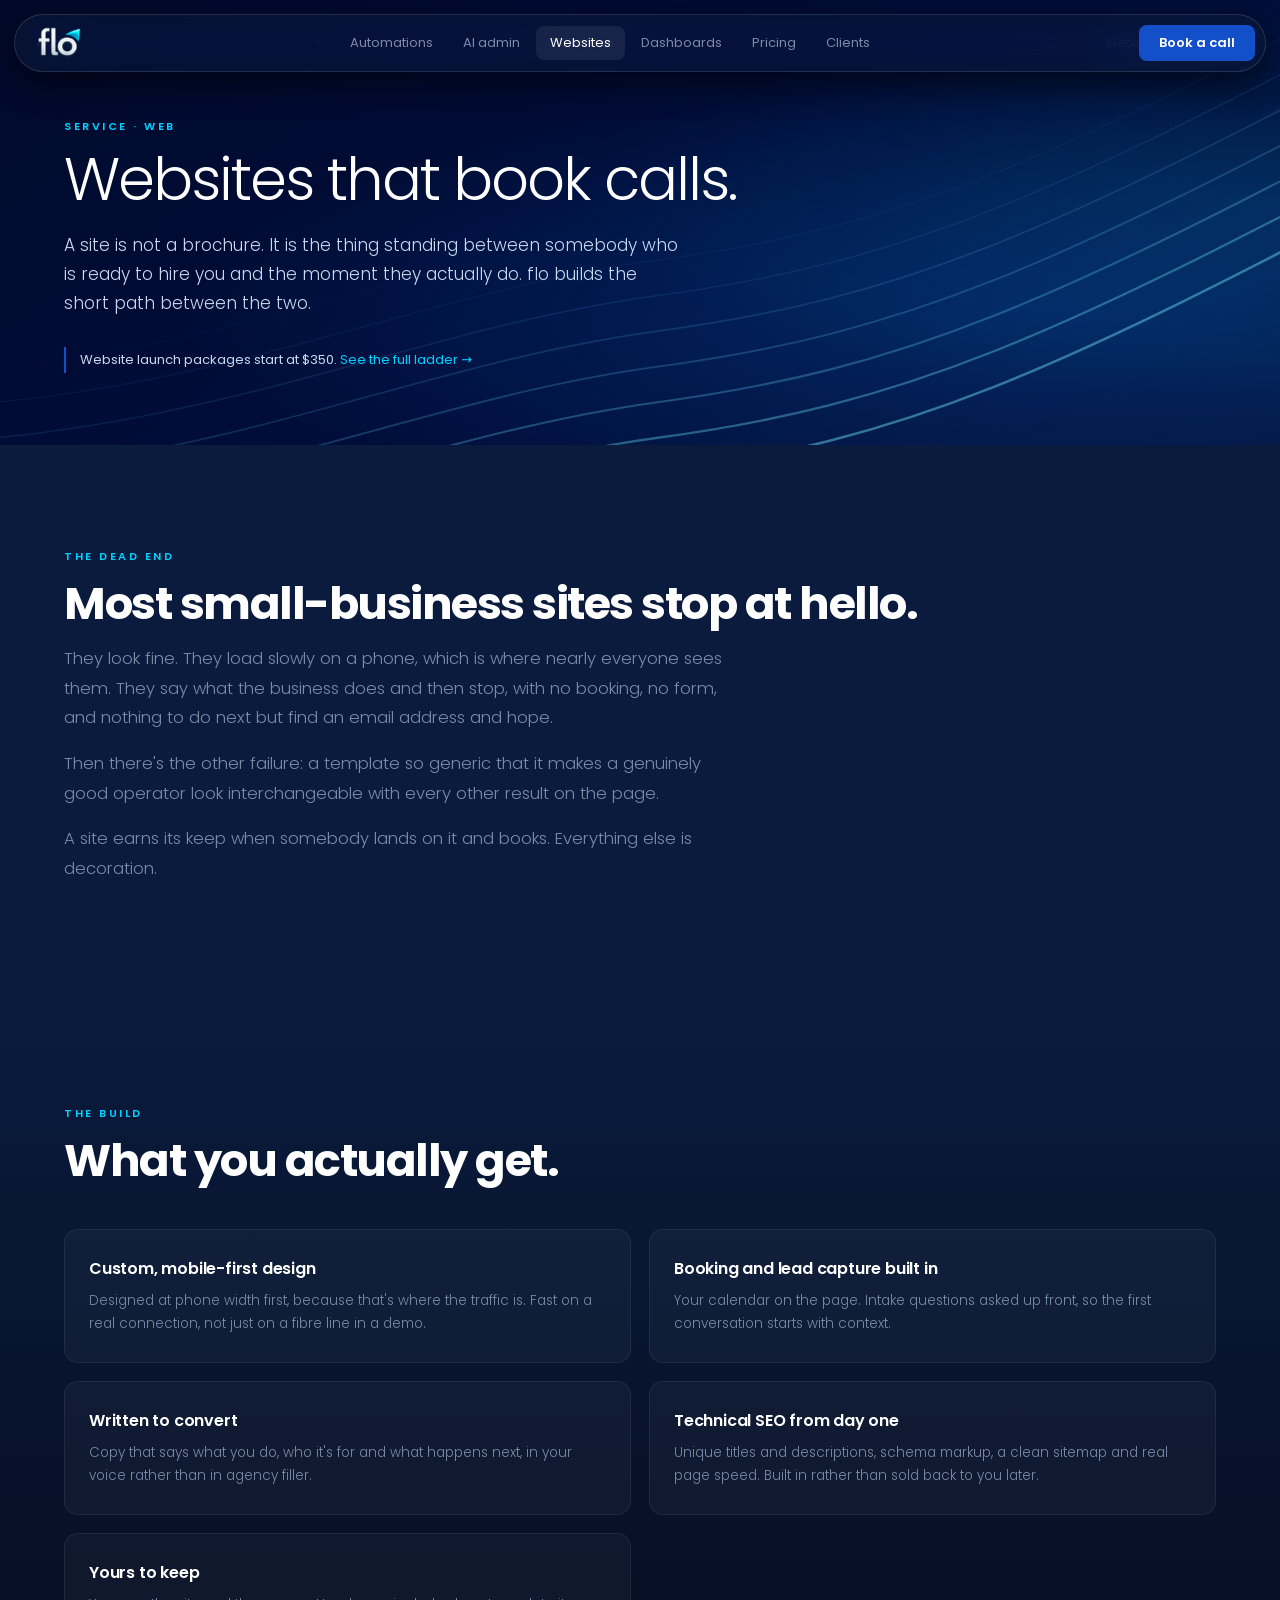
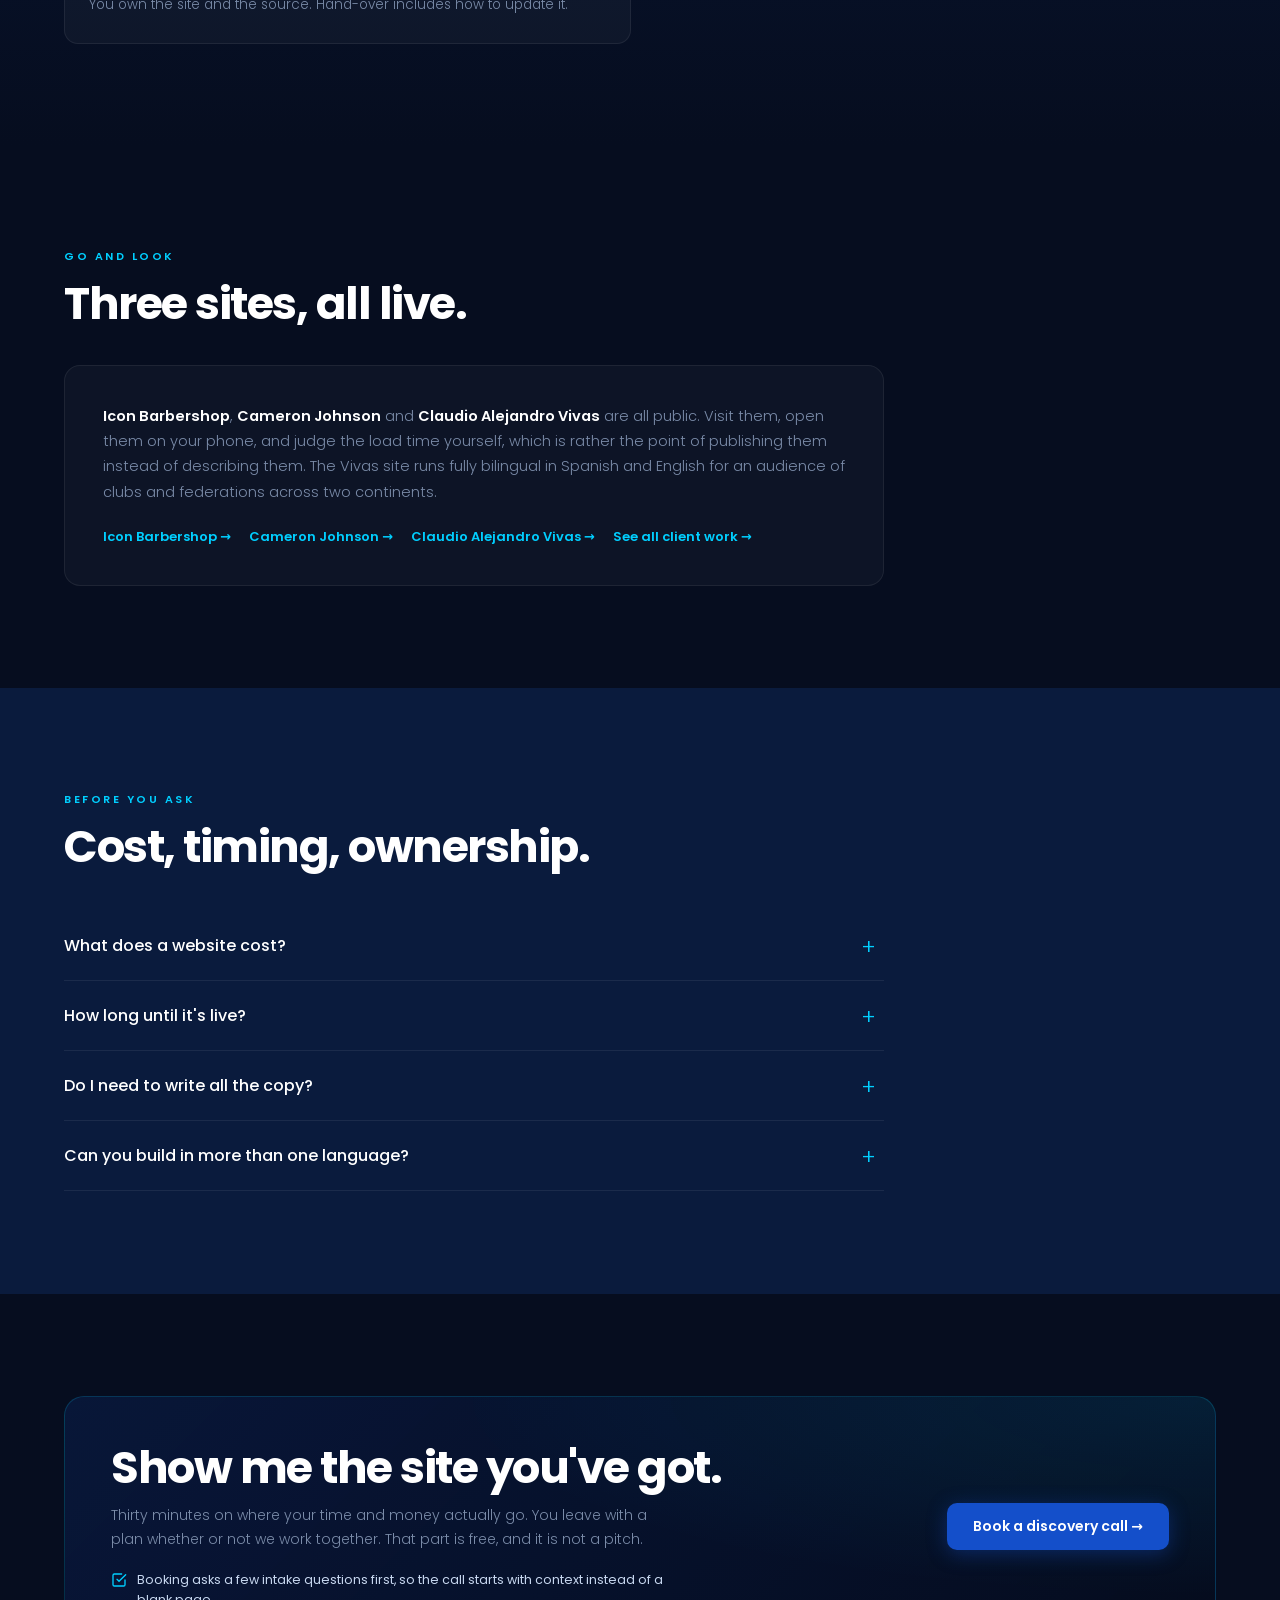
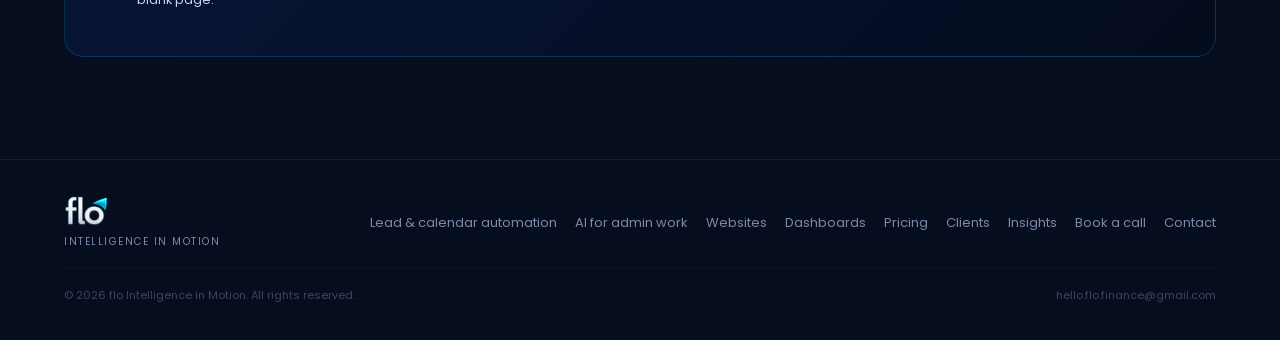
<file: services/websites.html>
<!DOCTYPE html>
<html lang="en">
<head>
<meta charset="UTF-8">
<meta name="viewport" content="width=device-width, initial-scale=1.0, viewport-fit=cover">
<title>Websites That Book Calls for Small Business | flo</title>
<meta name="description" content="Fast, mobile-first custom websites built to turn traffic into booked work, with booking and lead capture wired in from the start. Launch packages from $350.">
<link rel="canonical" href="https://flointelligence.netlify.app/services/websites">
<meta name="theme-color" content="#000d3a">
<meta property="og:type" content="website">
<meta property="og:site_name" content="flo Intelligence in Motion">
<meta property="og:title" content="Websites That Book Calls for Small Business | flo">
<meta property="og:description" content="Fast, mobile-first custom websites built to turn traffic into booked work, with booking and lead capture wired in from the start. Launch packages from $350.">
<meta property="og:url" content="https://flointelligence.netlify.app/services/websites">
<meta property="og:image" content="https://flointelligence.netlify.app/media/flo-explainer-poster.jpg">
<meta name="twitter:card" content="summary_large_image">
<meta name="twitter:site" content="@floIntelligence">
<link rel="icon" href="../assets/flo-icon.png">
<link rel="preconnect" href="https://fonts.googleapis.com">
<link href="https://fonts.googleapis.com/css2?family=Poppins:wght@300;400;500;600;700&display=swap" rel="stylesheet">
<link rel="stylesheet" href="../shared.css">
<style>
/* Pillar page. Deliberately plain: one job, one intent, one route out.
   The wave language opens the page so every service page lands in the same
   navy-and-electric-blue world as the homepage hero, without paying for
   WebGL on a page nobody came here to look at. */
#s-hero{position:relative;overflow:hidden;
  padding:calc(118px + env(safe-area-inset-top,0px)) max(clamp(24px,5vw,80px),env(safe-area-inset-left,0px)) clamp(44px,6vw,72px);
  background:
    radial-gradient(110% 80% at 82% 70%,rgba(4,106,212,.26),transparent 62%),
    radial-gradient(80% 65% at 98% 46%,rgba(0,207,255,.11),transparent 66%),
    linear-gradient(145deg,#000a2c 0%,#000d3a 52%,#04143f 100%);}
#s-hero .s-waves{position:absolute;inset:0;width:100%;height:100%;pointer-events:none;opacity:.85;}
#s-hero .wrap{position:relative;z-index:2;}
.s-crumb{font-size:12px;color:var(--slate);margin-bottom:18px;}
.s-crumb a{color:var(--slate);text-decoration:none;}
.s-crumb a:hover{color:var(--cyan);}
#s-hero h1{font-size:clamp(32px,4.6vw,60px);font-weight:300;line-height:1.05;
  letter-spacing:-2px;color:var(--white);margin:8px 0 20px;}
.s-sub{font-size:clamp(14px,1.4vw,17px);font-weight:300;color:var(--silver);
  line-height:1.72;max-width:620px;}
/* A rule, not a capsule with a glowing dot on it. Same information, without
   announcing that a template produced it. */
.s-price{margin-top:28px;display:block;width:fit-content;max-width:100%;
  font-size:13px;color:var(--silver);line-height:1.6;
  border-left:2px solid var(--accent);padding:3px 0 3px 14px;}
.s-price a{color:var(--cyan);text-decoration:none;white-space:nowrap;}
.s-price a:hover{text-decoration:underline;}
#s-problem{background:var(--navy);}
.s-prose p{font-size:clamp(14px,1.4vw,16.5px);font-weight:300;color:var(--slate);
  line-height:1.8;max-width:680px;margin-bottom:16px;}
.s-prose b{font-weight:600;color:var(--silver);}
#s-build{background:linear-gradient(180deg,var(--navy) 0%,var(--dark) 100%);}
.s-list{display:grid;grid-template-columns:repeat(2,1fr);gap:18px;margin-top:44px;}
.s-item{background:rgba(255,255,255,0.035);border:1px solid var(--b);
  border-radius:14px;padding:26px 24px;}
.s-item h3{font-size:16px;font-weight:600;color:var(--white);letter-spacing:-.2px;margin-bottom:9px;}
.s-item p{font-size:13.5px;font-weight:300;color:var(--slate);line-height:1.7;}
#s-proof{background:var(--dark);}
.s-proof-box{margin-top:36px;border:1px solid var(--b);border-radius:16px;
  padding:clamp(24px,3.5vw,38px);background:rgba(255,255,255,0.03);max-width:820px;}
.s-proof-box p{font-size:14.5px;font-weight:300;color:var(--slate);line-height:1.75;}
.s-proof-box b{font-weight:600;color:var(--white);}
.s-proof-links{display:flex;flex-wrap:wrap;gap:18px;margin-top:22px;}
.s-proof-links a{font-size:13px;font-weight:600;color:var(--cyan);text-decoration:none;}
.s-proof-links a:hover{text-decoration:underline;}
#s-faq{background:var(--navy);}
.s-faq{margin-top:40px;max-width:820px;}
.s-q{border-bottom:1px solid var(--b);}
.s-q summary{list-style:none;cursor:pointer;padding:22px 42px 22px 0;position:relative;
  font-size:16px;font-weight:500;color:var(--white);}
.s-q summary::-webkit-details-marker{display:none}
.s-q summary::after{content:'+';position:absolute;right:8px;top:19px;
  font-size:22px;font-weight:300;color:var(--cyan);transition:transform .2s;}
.s-q[open] summary::after{content:'\2013';}
.s-q p{font-size:14px;font-weight:300;color:var(--slate);line-height:1.8;padding:0 0 24px;max-width:700px;}
#s-cta{background:var(--dark);}
.s-cta-box{display:flex;align-items:center;justify-content:space-between;gap:28px;
  flex-wrap:wrap;border:1px solid rgba(0,207,255,0.18);border-radius:20px;
  padding:clamp(26px,4vw,46px);
  background:radial-gradient(120% 140% at 100% 0%,rgba(0,207,255,.09),transparent 55%),
             linear-gradient(135deg,rgba(20,79,202,.15),rgba(4,8,26,.2));}
.s-cta-box h2{margin-bottom:12px;}
.s-cta-box p{font-size:14px;font-weight:300;color:var(--slate);line-height:1.7;max-width:560px;}
.s-intake{display:flex;align-items:flex-start;gap:10px;margin-top:18px;max-width:560px;}
.s-intake svg{width:16px;height:16px;color:var(--cyan);flex-shrink:0;margin-top:2px;}
.s-intake span{font-size:12.5px;color:var(--silver);line-height:1.6;}
@media(max-width:820px){
  .s-list{grid-template-columns:1fr;}
  .s-cta-box{flex-direction:column;align-items:flex-start;}
}
/* dual-screen: keep the column on one pane rather than across the hinge */
@media (horizontal-viewport-segments: 2),(spanning: single-fold-vertical){
  #s-hero .wrap,.s-prose,.s-proof-box,.s-faq{
    max-width:calc(env(viewport-segment-width 0 0,50vw) - clamp(48px,10vw,160px));}
}
</style>
<script type="application/ld+json">
[
  {
    "@context": "https://schema.org",
    "@type": "Service",
    "@id": "https://flointelligence.netlify.app/services/websites#service",
    "name": "Websites that book calls",
    "serviceType": "Websites that book calls",
    "url": "https://flointelligence.netlify.app/services/websites",
    "description": "Fast, mobile-first custom websites built to turn traffic into booked work, with booking and lead capture wired in from the start. Launch packages from $350.",
    "provider": {
      "@type": "ProfessionalService",
      "@id": "https://flointelligence.netlify.app/#business",
      "name": "flo Intelligence in Motion",
      "url": "https://flointelligence.netlify.app/"
    },
    "areaServed": {
      "@type": "Country",
      "name": "United States"
    },
    "audience": {
      "@type": "BusinessAudience",
      "audienceType": "Solo operators and small teams"
    },
    "hasOfferCatalog": {
      "@type": "OfferCatalog",
      "name": "What you actually get.",
      "itemListElement": [
        {
          "@type": "Offer",
          "itemOffered": {
            "@type": "Service",
            "name": "Custom, mobile-first design"
          }
        },
        {
          "@type": "Offer",
          "itemOffered": {
            "@type": "Service",
            "name": "Booking and lead capture built in"
          }
        },
        {
          "@type": "Offer",
          "itemOffered": {
            "@type": "Service",
            "name": "Written to convert"
          }
        },
        {
          "@type": "Offer",
          "itemOffered": {
            "@type": "Service",
            "name": "Technical SEO from day one"
          }
        },
        {
          "@type": "Offer",
          "itemOffered": {
            "@type": "Service",
            "name": "Yours to keep"
          }
        }
      ]
    }
  },
  {
    "@context": "https://schema.org",
    "@type": "FAQPage",
    "@id": "https://flointelligence.netlify.app/services/websites#faq",
    "mainEntity": [
      {
        "@type": "Question",
        "name": "What does a website cost?",
        "acceptedAnswer": {
          "@type": "Answer",
          "text": "Launch packages start at $350 and the full ladder is published on the pricing page, so there's no quote-to-find-out. Bigger builds with automation or AI wired in are scoped on the call and sent as one fixed number."
        }
      },
      {
        "@type": "Question",
        "name": "How long until it's live?",
        "acceptedAnswer": {
          "@type": "Answer",
          "text": "A launch package is usually days rather than months. Larger builds depend on how much content and integration is involved, and you get the timeline in writing before work starts."
        }
      },
      {
        "@type": "Question",
        "name": "Do I need to write all the copy?",
        "acceptedAnswer": {
          "@type": "Answer",
          "text": "No. Bring what you have and flo writes the rest from the discovery call. You approve every word before it ships."
        }
      },
      {
        "@type": "Question",
        "name": "Can you build in more than one language?",
        "acceptedAnswer": {
          "@type": "Answer",
          "text": "Yes. The Claudio Vivas site ships in Spanish and English from the same build, with the language toggle in the header and both versions indexed."
        }
      }
    ]
  },
  {
    "@context": "https://schema.org",
    "@type": "BreadcrumbList",
    "itemListElement": [
      {
        "@type": "ListItem",
        "position": 1,
        "name": "Home",
        "item": "https://flointelligence.netlify.app/"
      },
      {
        "@type": "ListItem",
        "position": 2,
        "name": "Services",
        "item": "https://flointelligence.netlify.app/#work"
      },
      {
        "@type": "ListItem",
        "position": 3,
        "name": "Websites that book calls",
        "item": "https://flointelligence.netlify.app/services/websites"
      }
    ]
  }
]
</script>
</head>
<body>

<nav id="nav" class="glass-dark">
  <a href="../index.html" class="logo"><img src="../assets/flo-mark.png" alt="flo" style="height:32px;width:auto;object-fit:contain;display:block;"></a>
  <div class="nav-links">
    <a href="lead-automation.html">Automations</a>
    <a href="ai-admin.html">AI admin</a>
    <a href="websites.html" aria-current="page">Websites</a>
    <a href="dashboards.html">Dashboards</a>
    <a href="../pricing.html">Pricing</a>
    <a href="../index.html#clients">Clients</a>
  </div>
  <a href="https://cal.com/flo-intelligence-6v0495/flointelligence30" class="nav-cta" target="_blank" rel="noopener">Book a call</a>
  <button class="hamburger" onclick="toggleMenu()" aria-label="Menu"><span></span><span></span><span></span></button>
</nav>
<div class="mob-menu" id="mob-menu">
  <a href="lead-automation.html">Automations</a>
  <a href="ai-admin.html">AI admin</a>
  <a href="websites.html" aria-current="page">Websites</a>
  <a href="dashboards.html">Dashboards</a>
  <a href="../pricing.html">Pricing</a>
  <a href="../index.html#clients">Clients</a>
  <a href="../index.html">Home</a>
  <a href="https://cal.com/flo-intelligence-6v0495/flointelligence30" class="mob-cta" target="_blank" rel="noopener">Book a discovery call</a>
</div>

<section id="s-hero">
  <svg class="s-waves" viewBox="0 0 1440 560" preserveAspectRatio="xMidYMid slice" fill="none" aria-hidden="true">
    <g stroke-linecap="round">
      <path d="M-120 410 C 240 398 460 280 740 242 S 1180 132 1600 -90" stroke="#0a2f7a" stroke-width="0.9" opacity="0.09"/>
      <path d="M-120 450 C 240 438 460 320 740 282 S 1180 172 1600 -50" stroke="#154387" stroke-width="1.1" opacity="0.15"/>
      <path d="M-120 490 C 240 478 460 360 740 322 S 1180 212 1600 -10" stroke="#205795" stroke-width="1.4" opacity="0.21"/>
      <path d="M-120 530 C 240 518 460 400 740 362 S 1180 252 1600 30" stroke="#2b6ba3" stroke-width="1.6" opacity="0.28"/>
      <path d="M-120 570 C 240 558 460 440 740 402 S 1180 292 1600 70" stroke="#377fb1" stroke-width="1.9" opacity="0.34"/>
      <path d="M-120 610 C 240 598 460 480 740 442 S 1180 332 1600 110" stroke="#4293be" stroke-width="2.1" opacity="0.40"/>
      <path d="M-120 650 C 240 638 460 520 740 482 S 1180 372 1600 150" stroke="#4da7cc" stroke-width="2.4" opacity="0.46"/>
      <path d="M-120 690 C 240 678 460 560 740 522 S 1180 412 1600 190" stroke="#58bbda" stroke-width="2.6" opacity="0.53"/>
      <path d="M-120 730 C 240 718 460 600 740 562 S 1180 452 1600 230" stroke="#64cfe8" stroke-width="2.9" opacity="0.59"/>
    </g>
  </svg>
  <div class="wrap">
    <nav class="s-crumb" aria-label="Breadcrumb">
      <a href="../index.html">Home</a> &nbsp;&rsaquo;&nbsp;
      <a href="../index.html#work">Services</a> &nbsp;&rsaquo;&nbsp;
      <span>Websites that book calls</span>
    </nav>
    <p class="ey">Service &middot; Web</p>
    <h1>Websites that book calls.</h1>
    <p class="s-sub">A site is not a brochure. It is the thing standing between somebody who is ready to hire you and the moment they actually do. flo builds the short path between the two.</p>
    <span class="s-price">Website launch packages start at $350. <a href="../pricing.html">See the full ladder &rarr;</a></span>
  </div>
</section>

<section id="s-problem" class="sec">
  <div class="wrap">
    <p class="ey rv">The dead end</p>
    <h2 class="rv">Most small-business sites stop at hello.</h2>
    <div class="s-prose rv">
      <p>They look fine. They load slowly on a phone, which is where nearly everyone sees them. They say what the business does and then stop, with no booking, no form, and nothing to do next but find an email address and hope.</p>
      <p>Then there's the other failure: a template so generic that it makes a genuinely good operator look interchangeable with every other result on the page.</p>
      <p>A site earns its keep when somebody lands on it and books. Everything else is decoration.</p>
    </div>
  </div>
</section>

<section id="s-build" class="sec">
  <div class="wrap">
    <p class="ey rv">The build</p>
    <h2 class="rv">What you actually get.</h2>
    <div class="s-list">
      <div class="s-item rv"><h3>Custom, mobile-first design</h3><p>Designed at phone width first, because that's where the traffic is. Fast on a real connection, not just on a fibre line in a demo.</p></div>
      <div class="s-item rv"><h3>Booking and lead capture built in</h3><p>Your calendar on the page. Intake questions asked up front, so the first conversation starts with context.</p></div>
      <div class="s-item rv"><h3>Written to convert</h3><p>Copy that says what you do, who it's for and what happens next, in your voice rather than in agency filler.</p></div>
      <div class="s-item rv"><h3>Technical SEO from day one</h3><p>Unique titles and descriptions, schema markup, a clean sitemap and real page speed. Built in rather than sold back to you later.</p></div>
      <div class="s-item rv"><h3>Yours to keep</h3><p>You own the site and the source. Hand-over includes how to update it.</p></div>
    </div>
  </div>
</section>

<section id="s-proof" class="sec">
  <div class="wrap">
    <p class="ey rv">Go and look</p>
    <h2 class="rv">Three sites, all live.</h2>
    <div class="s-proof-box rv">
      <p><b>Icon Barbershop</b>, <b>Cameron Johnson</b> and <b>Claudio Alejandro Vivas</b> are all public. Visit them, open them on your phone, and judge the load time yourself, which is rather the point of publishing them instead of describing them. The Vivas site runs fully bilingual in Spanish and English for an audience of clubs and federations across two continents.</p>
      <div class="s-proof-links">
        <a href="https://iconbarbershop.netlify.app" target="_blank" rel="noopener">Icon Barbershop &rarr;</a>
        <a href="https://camjohnson.netlify.app" target="_blank" rel="noopener">Cameron Johnson &rarr;</a>
        <a href="https://claudiovivas.netlify.app" target="_blank" rel="noopener">Claudio Alejandro Vivas &rarr;</a>
        <a href="../index.html#clients">See all client work &rarr;</a>
      </div>
    </div>
  </div>
</section>

<section id="s-faq" class="sec">
  <div class="wrap">
    <p class="ey rv">Before you ask</p>
    <h2 class="rv">Cost, timing, ownership.</h2>
    <div class="s-faq">
      <details class="s-q rv"><summary>What does a website cost?</summary><p>Launch packages start at $350 and the full ladder is published on the pricing page, so there's no quote-to-find-out. Bigger builds with automation or AI wired in are scoped on the call and sent as one fixed number.</p></details>
      <details class="s-q rv"><summary>How long until it's live?</summary><p>A launch package is usually days rather than months. Larger builds depend on how much content and integration is involved, and you get the timeline in writing before work starts.</p></details>
      <details class="s-q rv"><summary>Do I need to write all the copy?</summary><p>No. Bring what you have and flo writes the rest from the discovery call. You approve every word before it ships.</p></details>
      <details class="s-q rv"><summary>Can you build in more than one language?</summary><p>Yes. The Claudio Vivas site ships in Spanish and English from the same build, with the language toggle in the header and both versions indexed.</p></details>
    </div>
  </div>
</section>

<section id="s-cta" class="sec">
  <div class="wrap">
    <div class="s-cta-box rv">
      <div>
        <h2>Show me the site you've got.</h2>
        <p>Thirty minutes on where your time and money actually go. You leave with a plan whether or not we work together. That part is free, and it is not a pitch.</p>
        <div class="s-intake">
          <svg viewBox="0 0 24 24" fill="none" stroke="currentColor" stroke-width="2" stroke-linecap="round" aria-hidden="true"><path d="M9 11l3 3L22 4"/><path d="M21 12v7a2 2 0 0 1-2 2H5a2 2 0 0 1-2-2V5a2 2 0 0 1 2-2h11"/></svg>
          <span>Booking asks a few intake questions first, so the call starts with context instead of a blank page.</span>
        </div>
      </div>
      <a href="https://cal.com/flo-intelligence-6v0495/flointelligence30" class="btn-p" target="_blank" rel="noopener">Book a discovery call &rarr;</a>
    </div>
  </div>
</section>

<footer>
  <div class="fi">
    <div>
      <img src="../assets/flo-mark.png" alt="flo" style="height:32px;width:auto;object-fit:contain;display:block;margin-bottom:6px;">
      <div class="ftagline">Intelligence in Motion</div>
    </div>
    <div class="flinks">
      <a href="lead-automation.html">Lead &amp; calendar automation</a>
      <a href="ai-admin.html">AI for admin work</a>
      <a href="websites.html">Websites</a>
      <a href="dashboards.html">Dashboards</a>
      <a href="../pricing.html">Pricing</a>
      <a href="../index.html#clients">Clients</a>
      <a href="../index.html#insights">Insights</a>
      <a href="https://cal.com/flo-intelligence-6v0495/flointelligence30" target="_blank" rel="noopener">Book a call</a>
      <a href="mailto:hello.flo.finance@gmail.com">Contact</a>
    </div>
  </div>
  <div class="fcopy">
    <span>&copy; 2026 flo Intelligence in Motion. All rights reserved.</span>
    <span>hello.flo.finance@gmail.com</span>
  </div>
</footer>

<script>
function toggleMenu(){document.getElementById('mob-menu').classList.toggle('open');}
function closeMenu(){document.getElementById('mob-menu').classList.remove('open');}
var obs=new IntersectionObserver(function(es){es.forEach(function(e){
  if(e.isIntersecting){e.target.classList.add('in');obs.unobserve(e.target);}
});},{threshold:0.08,rootMargin:'0px 0px -30px 0px'});
document.querySelectorAll('.rv').forEach(function(el){obs.observe(el);});
</script>
</body>
</html>
</file>
<file: dashboards/app.css>
/* ============================================================
   flo Intelligence — Live Dashboards
   app.css — shell chrome + component library + theme tokens
   Zero dependencies. Themed via [data-theme] on .di-app.
   ============================================================ */

:root{
  /* flo product-shell chrome (Layer 1 — stable across dashboards) */
  --flo-dark:   #060D1F;
  --flo-navy:   #0A1B3D;
  --flo-rail:   #080F22;
  --flo-rail-2: #0C1630;
  --flo-cyan:   #00CFFF;
  --flo-slate:  #7A8BA8;
  --flo-silver: #C8D8F0;
  --flo-white:  #FFFFFF;
  --flo-line:   rgba(255,255,255,0.07);
  --f: 'Poppins', system-ui, -apple-system, Segoe UI, Roboto, sans-serif;
  --mono: 'JetBrains Mono', ui-monospace, SFMono-Regular, Menlo, monospace;

  --rail-w: 252px;
  --ease: cubic-bezier(.4,0,.2,1);
  --ease-out: cubic-bezier(.16,1,.3,1);
}

*{box-sizing:border-box;margin:0;padding:0}
html,body{height:100%}
body{
  font-family:var(--f);
  background:var(--flo-dark);
  color:var(--flo-white);
  -webkit-font-smoothing:antialiased;
  text-rendering:optimizeLegibility;
  overflow:hidden;
}
a{color:inherit;text-decoration:none}
button{font-family:inherit;cursor:pointer;border:none;background:none;color:inherit}
::selection{background:var(--flo-cyan);color:var(--flo-dark)}

/* ============================================================
   THEME TOKEN BLOCKS (Layer 2 — per-dashboard palettes)
   ============================================================ */

/* 1 — Treasury / Cash Command : deep navy + emerald/teal, gold micro-accent */
[data-theme="treasury"]{
  --bg:#0A1420; --bg-grad:radial-gradient(1200px 700px at 78% -10%, #10352E 0%, transparent 55%), radial-gradient(900px 600px at 0% 100%, #0C2436 0%, transparent 50%), #0A1420;
  --panel:#0F1E2E; --panel-2:#132638; --panel-hi:#16304A;
  --border:rgba(45,212,191,0.14); --border-soft:rgba(255,255,255,0.06);
  --text:#EAF3F1; --muted:#8AA1AE; --faint:#5C7382;
  --accent:#10B981; --accent-2:#2DD4BF; --accent-3:#F5C451;
  --good:#34D399; --warn:#F5C451; --bad:#F87171;
  --grid:rgba(255,255,255,0.055); --track:rgba(255,255,255,0.08);
  --shadow:0 18px 40px -20px rgba(0,0,0,.7);
  --glow:0 0 0 1px rgba(16,185,129,.25), 0 12px 40px -12px rgba(16,185,129,.35);
  --c1:#10B981; --c2:#2DD4BF; --c3:#38BDF8; --c4:#F5C451; --c5:#A78BFA; --c6:#4B6478;
  color-scheme:dark;
}

/* 2 — SaaS Revenue Ops : cobalt on off-white, violet secondary (LIGHT) */
[data-theme="revenue"]{
  --bg:#EEF2F9; --bg-grad:radial-gradient(1100px 620px at 82% -8%, #E1E9FF 0%, transparent 55%), radial-gradient(800px 500px at -5% 105%, #EAE4FF 0%, transparent 55%), #EEF2F9;
  --panel:#FFFFFF; --panel-2:#F6F8FC; --panel-hi:#EEF3FE;
  --border:#E4EAF4; --border-soft:#EDF1F8;
  --text:#0F1B2E; --muted:#5A6A82; --faint:#93A2B8;
  --accent:#2563EB; --accent-2:#7C3AED; --accent-3:#0EA5A4;
  --good:#16A34A; --warn:#D97706; --bad:#DC2626;
  --grid:rgba(15,27,46,0.07); --track:rgba(15,27,46,0.07);
  --shadow:0 16px 34px -22px rgba(37,74,120,.5);
  --glow:0 0 0 1px rgba(37,99,235,.16), 0 14px 34px -14px rgba(37,99,235,.32);
  --c1:#2563EB; --c2:#7C3AED; --c3:#0EA5A4; --c4:#F59E0B; --c5:#EC4899; --c6:#94A3B8;
  color-scheme:light;
}

/* 3 — Support Ops : near-black + violet/magenta, cyan data (HIGH-CONTRAST DARK) */
[data-theme="support"]{
  --bg:#0C0A17; --bg-grad:radial-gradient(1100px 640px at 80% -12%, #241243 0%, transparent 55%), radial-gradient(820px 520px at -5% 108%, #2A0F31 0%, transparent 52%), #0C0A17;
  --panel:#161127; --panel-2:#1D1633; --panel-hi:#271C43;
  --border:rgba(139,92,246,0.18); --border-soft:rgba(255,255,255,0.06);
  --text:#F2EEFF; --muted:#9E93BD; --faint:#6C6090;
  --accent:#8B5CF6; --accent-2:#EC4899; --accent-3:#22D3EE;
  --good:#34D399; --warn:#FBBF24; --bad:#FB7185;
  --grid:rgba(255,255,255,0.06); --track:rgba(255,255,255,0.09);
  --shadow:0 20px 44px -22px rgba(0,0,0,.75);
  --glow:0 0 0 1px rgba(139,92,246,.3), 0 14px 44px -12px rgba(139,92,246,.4);
  --c1:#8B5CF6; --c2:#EC4899; --c3:#22D3EE; --c4:#FBBF24; --c5:#34D399; --c6:#5B5081;
  color-scheme:dark;
}

/* ============================================================
   APP SHELL
   ============================================================ */
.di-app{
  display:grid;
  grid-template-columns:var(--rail-w) 1fr;
  height:100vh; height:100dvh;
  background:var(--bg);
  background-image:var(--bg-grad);
  transition:background-color .6s var(--ease), background-image .6s var(--ease);
}

/* ---- Left rail ---- */
.di-rail{
  position:relative;
  background:linear-gradient(180deg,var(--flo-rail) 0%, var(--flo-rail-2) 100%);
  border-right:1px solid var(--flo-line);
  display:flex; flex-direction:column;
  padding:20px 16px;
  z-index:20;
}
.di-brand{display:flex;align-items:center;gap:10px;padding:6px 8px 20px;}
.di-brand img{height:30px;width:auto;display:block}
.di-brand .di-brand-tag{
  font-size:10px;font-weight:600;letter-spacing:.14em;text-transform:uppercase;
  color:var(--flo-cyan);opacity:.85;
}
.di-rail-label{
  font-size:10px;font-weight:600;letter-spacing:.15em;text-transform:uppercase;
  color:var(--flo-slate);padding:0 8px 10px;
}
.di-nav{display:flex;flex-direction:column;gap:4px}
.di-navitem{
  display:flex;align-items:center;gap:12px;
  padding:11px 12px;border-radius:11px;
  color:var(--flo-silver);font-size:13.5px;font-weight:500;
  position:relative;transition:background .18s, color .18s;
  text-align:left;width:100%;
}
.di-navitem svg{width:18px;height:18px;flex:none;opacity:.8;transition:opacity .18s}
.di-navitem .di-navsub{display:block;font-size:10.5px;font-weight:400;color:var(--flo-slate);margin-top:1px}
.di-navitem:hover{background:rgba(255,255,255,0.05);color:#fff}
.di-navitem:hover svg{opacity:1}
.di-navitem.active{
  background:linear-gradient(100deg, color-mix(in srgb, var(--accent) 22%, transparent), color-mix(in srgb, var(--accent) 6%, transparent));
  color:#fff;
  box-shadow:inset 0 0 0 1px color-mix(in srgb, var(--accent) 40%, transparent);
}
.di-navitem.active svg{opacity:1;color:var(--accent)}
.di-navitem.active::before{
  content:"";position:absolute;left:-16px;top:50%;transform:translateY(-50%);
  width:3px;height:22px;border-radius:0 3px 3px 0;
  background:var(--accent);box-shadow:0 0 12px var(--accent);
}
.di-rail-foot{margin-top:auto;display:flex;flex-direction:column;gap:10px;padding-top:16px}
.di-live{display:flex;align-items:center;gap:8px;padding:0 8px;font-size:11px;color:var(--flo-slate)}
.di-live .dot{width:7px;height:7px;border-radius:50%;background:#34D399;box-shadow:0 0 0 0 rgba(52,211,153,.5);animation:di-pulse 2.4s infinite}
@keyframes di-pulse{0%{box-shadow:0 0 0 0 rgba(52,211,153,.45)}70%{box-shadow:0 0 0 7px rgba(52,211,153,0)}100%{box-shadow:0 0 0 0 rgba(52,211,153,0)}}
.di-cta{
  display:flex;align-items:center;justify-content:center;gap:7px;
  padding:11px 14px;border-radius:11px;font-size:13px;font-weight:600;
  color:#fff;background:linear-gradient(100deg,#144FCA,#00CFFF);
  transition:transform .2s var(--ease-out), box-shadow .2s;
}
.di-cta:hover{transform:translateY(-1px);box-shadow:0 10px 26px -10px rgba(0,207,255,.6)}
.di-backhome{font-size:11.5px;color:var(--flo-slate);padding:0 8px;transition:color .18s}
.di-backhome:hover{color:var(--flo-cyan)}

/* ---- Main column ---- */
.di-main{position:relative;overflow:hidden;display:flex;flex-direction:column;min-width:0}
.di-topbar{
  display:flex;align-items:center;justify-content:space-between;gap:20px;
  padding:18px clamp(18px,3vw,34px) 14px;
  border-bottom:1px solid var(--border-soft);
  background:color-mix(in srgb, var(--bg) 70%, transparent);
  backdrop-filter:blur(10px);-webkit-backdrop-filter:blur(10px);
  z-index:10;flex:none;
}
.di-title h1{font-size:clamp(19px,2.4vw,25px);font-weight:600;letter-spacing:-.02em;color:var(--text);line-height:1.15}
.di-title p{font-size:12.5px;color:var(--muted);margin-top:3px}
.di-title .di-badge{
  display:inline-flex;align-items:center;gap:6px;margin-left:10px;vertical-align:middle;
  font-size:10px;font-weight:600;letter-spacing:.08em;text-transform:uppercase;
  color:var(--accent);background:color-mix(in srgb,var(--accent) 14%, transparent);
  padding:3px 8px;border-radius:20px;
}

/* ---- Filter bar ---- */
.di-filters{display:flex;align-items:center;gap:10px;flex-wrap:wrap;justify-content:flex-end}
.di-pill{
  display:inline-flex;align-items:center;gap:8px;
  padding:8px 13px;border-radius:10px;font-size:12.5px;font-weight:500;
  color:var(--text);background:var(--panel);border:1px solid var(--border);
  transition:border-color .18s, background .18s, transform .15s;
}
.di-pill svg{width:14px;height:14px;opacity:.7}
.di-pill:hover{border-color:color-mix(in srgb,var(--accent) 45%, transparent)}
.di-pill .di-pill-em{color:var(--muted);font-weight:400}
.di-seg{display:inline-flex;padding:3px;border-radius:11px;background:var(--panel);border:1px solid var(--border)}
.di-seg button{
  padding:7px 14px;border-radius:8px;font-size:12.5px;font-weight:500;color:var(--muted);
  transition:color .18s, background .18s;
}
.di-seg button:hover{color:var(--text)}
.di-seg button.active{color:#fff;background:var(--accent);box-shadow:0 6px 16px -8px var(--accent)}
[data-theme="revenue"] .di-seg button.active{color:#fff}
.di-select{position:relative}
.di-select select{
  appearance:none;-webkit-appearance:none;
  padding:8px 32px 8px 13px;border-radius:10px;font-size:12.5px;font-weight:500;
  color:var(--text);background:var(--panel);border:1px solid var(--border);cursor:pointer;
  font-family:inherit;
}
.di-select::after{content:"";position:absolute;right:12px;top:50%;width:7px;height:7px;border-right:2px solid var(--muted);border-bottom:2px solid var(--muted);transform:translateY(-70%) rotate(45deg);pointer-events:none}

/* ---- Canvas / scroll area ---- */
.di-canvas{
  flex:1;overflow-y:auto;overflow-x:hidden;
  padding:clamp(16px,2.4vw,26px);
  scrollbar-width:thin;scrollbar-color:var(--track) transparent;
}
.di-canvas::-webkit-scrollbar{width:10px;height:10px}
.di-canvas::-webkit-scrollbar-thumb{background:var(--track);border-radius:10px;border:3px solid transparent;background-clip:padding-box}
.di-view{display:none}
.di-view.active{display:block;animation:di-viewin .5s var(--ease-out)}
@keyframes di-viewin{from{opacity:0;transform:translateY(10px)}to{opacity:1;transform:none}}

.di-grid{display:grid;grid-template-columns:repeat(12,1fr);gap:clamp(12px,1.4vw,18px)}
.col-3{grid-column:span 3}.col-4{grid-column:span 4}.col-5{grid-column:span 5}
.col-6{grid-column:span 6}.col-7{grid-column:span 7}.col-8{grid-column:span 8}
.col-9{grid-column:span 9}.col-12{grid-column:span 12}
.di-row{display:grid;grid-template-columns:repeat(12,1fr);gap:clamp(12px,1.4vw,18px);margin-bottom:clamp(12px,1.4vw,18px)}
.di-row:last-child{margin-bottom:0}
.kpi-quad{display:grid;grid-template-columns:repeat(4,1fr);gap:clamp(12px,1.4vw,18px);height:100%}

/* ============================================================
   CARD / PANEL
   ============================================================ */
.card{
  background:var(--panel);border:1px solid var(--border);border-radius:16px;
  padding:18px;position:relative;overflow:hidden;
  box-shadow:var(--shadow);
  transition:transform .25s var(--ease-out), border-color .25s, box-shadow .25s;
}
.card:hover{border-color:color-mix(in srgb,var(--accent) 32%, var(--border))}
.card-head{display:flex;align-items:flex-start;justify-content:space-between;gap:12px;margin-bottom:14px}
.card-title{font-size:14px;font-weight:600;color:var(--text);letter-spacing:-.01em}
.card-sub{font-size:11.5px;color:var(--muted);margin-top:2px;font-weight:400}
.card-tag{font-size:10.5px;font-weight:600;color:var(--accent);background:color-mix(in srgb,var(--accent) 12%, transparent);padding:4px 9px;border-radius:8px;white-space:nowrap}
.card-legend{display:flex;gap:14px;flex-wrap:wrap}
.lg{display:inline-flex;align-items:center;gap:6px;font-size:11px;color:var(--muted)}
.lg i{width:9px;height:9px;border-radius:3px;display:inline-block}

/* ============================================================
   HERO STAT (count-up)
   ============================================================ */
.hero-stat{padding:20px 20px 18px}
.hero-stat .hs-label{font-size:12px;font-weight:500;color:var(--muted);letter-spacing:.02em;text-transform:uppercase;letter-spacing:.09em}
.hero-stat .hs-val{
  font-size:clamp(34px,4.4vw,52px);font-weight:700;letter-spacing:-.03em;line-height:1;margin:12px 0 8px;
  color:var(--text);font-variant-numeric:tabular-nums;
  background:linear-gradient(120deg,var(--text),color-mix(in srgb,var(--accent) 65%, var(--text)));
  -webkit-background-clip:text;background-clip:text;
}
.hero-stat .hs-val .hs-cur{color:var(--accent);-webkit-text-fill-color:var(--accent)}
.hero-stat .hs-meta{display:flex;align-items:center;gap:10px;font-size:12px;color:var(--muted)}
.hero-stat .hs-spark{position:absolute;right:14px;bottom:12px;width:120px;height:44px;opacity:.9}
.hero-stat::after{content:"";position:absolute;left:0;top:0;bottom:0;width:4px;background:linear-gradient(var(--accent),var(--accent-2))}

/* ============================================================
   KPI TILE
   ============================================================ */
.kpi{padding:16px 16px 14px;display:flex;flex-direction:column;gap:9px;min-height:118px;justify-content:space-between}
.kpi .kpi-top{display:flex;align-items:center;justify-content:space-between;gap:8px}
.kpi .kpi-label{font-size:11.5px;color:var(--muted);font-weight:500}
.kpi .kpi-ic{width:30px;height:30px;border-radius:9px;display:grid;place-items:center;background:color-mix(in srgb,var(--accent) 13%, transparent);color:var(--accent);flex:none}
.kpi .kpi-ic svg{width:16px;height:16px}
.kpi .kpi-val{font-size:clamp(22px,2.5vw,29px);font-weight:700;letter-spacing:-.02em;color:var(--text);font-variant-numeric:tabular-nums;line-height:1}
.kpi .kpi-foot{display:flex;align-items:center;gap:7px;font-size:11.5px;color:var(--muted)}
.delta{display:inline-flex;align-items:center;gap:3px;font-weight:600;font-size:11.5px;padding:2px 7px;border-radius:7px}
.delta svg{width:11px;height:11px}
.delta.up{color:var(--good);background:color-mix(in srgb,var(--good) 15%, transparent)}
.delta.down{color:var(--bad);background:color-mix(in srgb,var(--bad) 15%, transparent)}
.delta.flat{color:var(--muted);background:color-mix(in srgb,var(--muted) 15%, transparent)}

/* ============================================================
   HEALTH STATUS TILE (signature "intelligence" component)
   ============================================================ */
.health{padding:18px;display:flex;flex-direction:column;gap:12px;position:relative;overflow:hidden}
.health::before{content:"";position:absolute;inset:0;opacity:.09;background:radial-gradient(300px 180px at 85% 0%, var(--st,var(--accent)), transparent 70%);pointer-events:none}
.health .h-top{display:flex;align-items:center;gap:12px}
.health .h-ic{
  width:44px;height:44px;border-radius:13px;display:grid;place-items:center;flex:none;
  background:color-mix(in srgb, var(--st,var(--accent)) 16%, transparent);
  color:var(--st,var(--accent));
  box-shadow:0 0 0 1px color-mix(in srgb,var(--st,var(--accent)) 30%, transparent), 0 0 22px -6px var(--st,var(--accent));
  animation:h-breathe 3.4s var(--ease) infinite;
}
.health .h-ic svg{width:22px;height:22px}
@keyframes h-breathe{0%,100%{box-shadow:0 0 0 1px color-mix(in srgb,var(--st,var(--accent)) 30%, transparent),0 0 18px -8px var(--st,var(--accent))}50%{box-shadow:0 0 0 1px color-mix(in srgb,var(--st,var(--accent)) 45%, transparent),0 0 30px -4px var(--st,var(--accent))}}
.health .h-label{font-size:12px;color:var(--muted);font-weight:500}
.health .h-state{font-size:18px;font-weight:700;color:var(--st,var(--accent));letter-spacing:-.01em;margin-top:1px}
.health .h-desc{font-size:12px;color:var(--muted);line-height:1.5}
.health .h-desc b{color:var(--text);font-weight:600}
.health.good{--st:var(--good)} .health.warn{--st:var(--warn)} .health.bad{--st:var(--bad)} .health.info{--st:var(--accent-3)}

/* ============================================================
   CHART SCAFFOLDING (SVG)
   ============================================================ */
.chart{position:relative;width:100%}
.chart svg{display:block;width:100%;height:auto;overflow:visible}
.axis-x{display:flex;justify-content:space-between;margin-top:8px;padding:0 2px}
.axis-x span{font-size:10.5px;color:var(--faint);font-variant-numeric:tabular-nums}
.gridline{stroke:var(--grid);stroke-width:1}
.chart-y{font-size:10px;fill:var(--faint);font-variant-numeric:tabular-nums}

/* line draw-in */
.spark-line,.trend-line{fill:none;stroke-linecap:round;stroke-linejoin:round}
.draw{stroke-dasharray:var(--len);stroke-dashoffset:var(--len);transition:stroke-dashoffset 1.5s var(--ease-out)}
.di-animate .draw{stroke-dashoffset:0}
.area-fill{opacity:0;transition:opacity 1.1s ease .5s}
.di-animate .area-fill{opacity:1}
.dot{opacity:0;transition:opacity .4s ease, transform .4s var(--ease-out)}
.di-animate .dot{opacity:1}
.val-callout{opacity:0;transform:translateY(4px);transition:opacity .5s ease, transform .5s var(--ease-out)}
.di-animate .val-callout{opacity:1;transform:none}
.val-callout rect{fill:var(--panel-hi);stroke:var(--border)}
.val-callout text{fill:var(--text);font-size:11px;font-weight:600;font-variant-numeric:tabular-nums}

/* bars */
.bar{transform:scaleY(0);transform-origin:bottom;transition:transform .9s var(--ease-out)}
.di-animate .bar{transform:scaleY(1)}
.bar-track{fill:var(--track)}

/* donut */
.donut-seg{transition:stroke-dashoffset 1.1s var(--ease-out);transform-origin:center}
.donut-center .dc-val{font-size:26px;font-weight:700;fill:var(--text);font-variant-numeric:tabular-nums}
.donut-center .dc-lab{font-size:11px;fill:var(--muted)}

/* gauge */
.gauge-val{transition:stroke-dashoffset 1.3s var(--ease-out)}

/* ============================================================
   DATA TABLE
   ============================================================ */
.tbl-wrap{overflow-x:auto;margin:-4px -4px 0;padding:0 4px}
table.di-tbl{width:100%;border-collapse:collapse;font-size:12.5px;min-width:520px}
.di-tbl th{
  text-align:left;font-size:10.5px;font-weight:600;letter-spacing:.06em;text-transform:uppercase;
  color:var(--muted);padding:9px 12px;border-bottom:1px solid var(--border);white-space:nowrap;
}
.di-tbl th.r,.di-tbl td.r{text-align:right;font-variant-numeric:tabular-nums}
.di-tbl td{padding:11px 12px;border-bottom:1px solid var(--border-soft);color:var(--text)}
.di-tbl tbody tr{transition:background .15s}
.di-tbl tbody tr:hover{background:color-mix(in srgb,var(--accent) 6%, transparent)}
.di-tbl tr.total td{border-top:1px solid var(--border);border-bottom:none;font-weight:700;color:var(--text);padding-top:13px}
.di-tbl .lnk{color:var(--accent);font-weight:500}
.di-tbl .lnk:hover{text-decoration:underline}
.status-chip{display:inline-flex;align-items:center;gap:6px;font-size:11px;font-weight:600;padding:3px 9px;border-radius:20px}
.status-chip::before{content:"";width:6px;height:6px;border-radius:50%;background:currentColor}
.status-chip.ok{color:var(--good);background:color-mix(in srgb,var(--good) 14%, transparent)}
.status-chip.pend{color:var(--warn);background:color-mix(in srgb,var(--warn) 14%, transparent)}
.status-chip.risk{color:var(--bad);background:color-mix(in srgb,var(--bad) 14%, transparent)}
.status-chip.neutral{color:var(--muted);background:color-mix(in srgb,var(--muted) 14%, transparent)}
.prog{display:inline-flex;align-items:center;gap:7px;font-weight:500}
.prog svg{width:14px;height:14px}
.prog.in{color:var(--good)}.prog.behind{color:var(--warn)}.prog.blocked{color:var(--bad)}.prog.not{color:var(--muted)}

/* mini bar in table cell */
.cellbar{position:relative;height:7px;border-radius:5px;background:var(--track);overflow:hidden;min-width:70px}
.cellbar i{position:absolute;left:0;top:0;bottom:0;border-radius:5px;background:linear-gradient(90deg,var(--accent),var(--accent-2));transform:scaleX(0);transform-origin:left;transition:transform 1s var(--ease-out)}
.di-animate .cellbar i{transform:scaleX(var(--p,0))}

/* ============================================================
   MOBILE  (rail -> top tab bar)
   ============================================================ */
.di-mobtabs{display:none}
@media (max-width:920px){
  .di-app{grid-template-columns:1fr}
  .di-rail{display:none}
  .di-mobtabs{
    display:flex;gap:6px;overflow-x:auto;padding:10px 14px;flex:none;
    background:var(--flo-rail);border-bottom:1px solid var(--flo-line);scrollbar-width:none;
    position:sticky;top:0;z-index:15;align-items:center;
  }
  .di-mobtabs::-webkit-scrollbar{display:none}
  .di-mobtabs .di-mobbrand{display:flex;align-items:center;gap:3px;margin-right:4px;flex:none;
    padding:6px 8px 6px 4px;border-radius:10px;color:var(--flo-silver);transition:background .18s,color .18s}
  .di-mobtabs .di-mobbrand:hover,.di-mobtabs .di-mobbrand:active{background:rgba(255,255,255,0.05);color:#fff}
  .di-mobtabs .di-mobbrand svg{width:16px;height:16px;flex:none;opacity:.8}
  .di-mobtabs .di-mobbrand img{height:22px}
  .di-mobtab{
    flex:none;display:flex;align-items:center;gap:7px;padding:8px 13px;border-radius:10px;
    font-size:12.5px;font-weight:500;color:var(--flo-silver);background:rgba(255,255,255,0.04);white-space:nowrap;
  }
  .di-mobtab svg{width:15px;height:15px;opacity:.8}
  .di-mobtab.active{color:#fff;background:color-mix(in srgb,var(--accent) 26%, transparent);box-shadow:inset 0 0 0 1px color-mix(in srgb,var(--accent) 45%, transparent)}
  .di-topbar{flex-wrap:wrap;gap:12px;padding:14px 16px 12px}
  .di-filters{justify-content:flex-start;width:100%}
  .col-3,.col-4,.col-5{grid-column:span 6}
  .col-6,.col-7,.col-8,.col-9{grid-column:span 12}
}
@media (max-width:700px){
  .kpi-quad{grid-template-columns:repeat(2,1fr)}
}
@media (max-width:560px){
  .col-3,.col-4,.col-5,.col-6,.col-7{grid-column:span 12}
  .hero-stat .hs-spark{display:none}
  .di-seg{display:none}
}

/* ============================================================
   REDUCED MOTION — render final state, keep it readable
   ============================================================ */
@media (prefers-reduced-motion:reduce){
  *{animation-duration:.001ms !important;animation-iteration-count:1 !important;transition-duration:.001ms !important}
  .draw{stroke-dashoffset:0 !important}
  .bar{transform:scaleY(1) !important}
  .area-fill,.dot,.val-callout{opacity:1 !important;transform:none !important}
  .cellbar i{transform:scaleX(var(--p,0)) !important}
}
</file>
<file: shared.css>
/* ============================================================
   flo — shared shell.
   Everything every page needs: tokens, nav, section rhythm,
   buttons, footer, reveal. Page-specific components stay in
   their own page. This file is why two pages feel like one site.
   ============================================================ */
*,*::before,*::after{box-sizing:border-box;margin:0;padding:0}
:root{
  --navy:   #0A1B3D;
  --dark:   #060D1F;
  --mid:    #0F2C6C;
  --accent: #144FCA;
  --cyan:   #00CFFF;
  --slate:  #7A8BA8;
  --silver: #C8D8F0;
  --light:  #F8F9FB;
  --white:  #FFFFFF;
  --b:      rgba(255,255,255,0.07);
  --f:      'Poppins',system-ui,sans-serif;
}
html{scroll-behavior:smooth}
body{font-family:var(--f);background:var(--dark);color:var(--white);overflow-x:hidden;-webkit-font-smoothing:antialiased}

/* NAV */
/* Floating glass pill. Lives here rather than on the homepage so the nav
   doesn't change geometry between pages — a bar that changes shape as you
   navigate reads as a bug. Dark glass is the default; the homepage adds a
   light state for the stretch where it sits over the light hero. */
nav{position:fixed;top:14px;left:50%;right:auto;transform:translateX(-50%);z-index:900;
  display:flex;align-items:center;justify-content:space-between;
  width:min(1380px,calc(100% - 28px));height:58px;border-radius:100px;
  padding:0 10px 0 22px;
  background:rgba(10,20,42,0.55);
  backdrop-filter:blur(22px) saturate(170%);-webkit-backdrop-filter:blur(22px) saturate(170%);
  border:1px solid rgba(255,255,255,0.10);
  box-shadow:0 10px 34px rgba(0,0,0,0.34);
  transition:background .35s,border-color .35s,box-shadow .35s;}
.logo{text-decoration:none;}
.logo-text{font-size:22px;font-weight:700;font-family:var(--f);color:var(--white);letter-spacing:-0.5px;}
.nav-links{display:flex;gap:2px;}
.nav-links a{font-size:13px;font-weight:400;color:var(--slate);text-decoration:none;
  padding:7px 14px;border-radius:8px;transition:color .15s,background .15s;}
.nav-links a:hover{color:var(--white);background:rgba(255,255,255,0.06)}
/* current page — so a multi-page site still tells you where you are */
.nav-links a[aria-current="page"]{color:var(--white);background:rgba(255,255,255,0.07)}
.nav-cta{font-size:13px;font-weight:600;color:var(--white);background:var(--accent);
  border-radius:8px;padding:8px 20px;text-decoration:none;transition:opacity .15s,transform .15s;}
.nav-cta:hover{opacity:.88;transform:translateY(-1px)}
.hamburger{display:none;cursor:pointer;background:none;border:none;color:var(--white);padding:8px;flex-direction:column;gap:5px;}
.hamburger span{display:block;width:20px;height:1.5px;background:var(--white);border-radius:2px;}
/* clears the floating pill and picks up the same glass treatment */
.mob-menu{display:none;position:fixed;top:84px;left:14px;right:14px;z-index:899;
  background:rgba(10,20,42,0.86);border-radius:18px;
  backdrop-filter:blur(22px) saturate(170%);-webkit-backdrop-filter:blur(22px) saturate(170%);
  padding:14px 20px 22px;border:1px solid rgba(255,255,255,0.10);
  box-shadow:0 14px 40px rgba(0,0,0,0.42);
  flex-direction:column;gap:2px;}
.mob-menu a{font-size:15px;color:var(--silver);text-decoration:none;
  padding:12px 0;border-bottom:1px solid var(--b);display:block;transition:color .15s;}
.mob-menu a:last-child{border:none}
.mob-menu a:hover{color:var(--cyan)}
.mob-cta{margin-top:16px;text-align:center;font-size:15px;font-weight:600;
  color:var(--white)!important;background:var(--accent);border-radius:10px;
  padding:14px;display:block!important;border:none!important;text-decoration:none;}

/* "look here" dot — exactly one per nav, ever. See .nav-new usage notes. */
.nav-new{position:relative}
.nav-new::after{content:"";position:absolute;top:50%;right:-11px;width:5px;height:5px;border-radius:50%;
  background:#00CFFF;box-shadow:0 0 10px #00CFFF;transform:translateY(-50%);animation:navDot 2.2s ease-in-out infinite}
@keyframes navDot{0%,100%{opacity:.35}50%{opacity:1}}

/* BUTTONS */
.actions{display:flex;gap:12px;flex-wrap:wrap;}
.btn-p{display:inline-flex;align-items:center;gap:8px;font-size:14px;font-weight:600;
  color:var(--white);background:var(--accent);border-radius:10px;padding:13px 26px;
  text-decoration:none;transition:opacity .15s,transform .15s,box-shadow .15s;
  box-shadow:0 4px 20px rgba(20,79,202,0.38);}
.btn-p:hover{opacity:.9;transform:translateY(-2px);box-shadow:0 8px 28px rgba(20,79,202,0.48)}
.btn-g{display:inline-flex;align-items:center;gap:8px;font-size:14px;font-weight:500;
  color:var(--silver);border:1px solid rgba(255,255,255,0.14);border-radius:10px;
  padding:13px 26px;text-decoration:none;transition:color .15s,border-color .15s,transform .15s;}
.btn-g:hover{color:var(--white);border-color:rgba(255,255,255,0.3);transform:translateY(-2px)}

/* SECTION BASE */
.sec{padding:clamp(60px,8vw,120px) clamp(24px,5vw,80px);}
.wrap{max-width:1200px;margin:0 auto;}
.ey{font-size:11px;font-weight:600;color:var(--cyan);letter-spacing:2.5px;text-transform:uppercase;margin-bottom:14px;}
.ey-d{color:var(--accent);}
h2{font-size:clamp(26px,3.5vw,46px);font-weight:700;letter-spacing:-1.5px;line-height:1.1;margin-bottom:16px;}
h2.dk{color:var(--navy);}
.lead{font-size:clamp(14px,1.4vw,17px);font-weight:300;color:var(--slate);line-height:1.7;max-width:560px;}
.lead.dk{color:#4A5568;}

/* FOOTER */
footer{background:var(--dark);border-top:1px solid var(--b);
  padding:36px clamp(20px,5vw,80px);}
.fi{max-width:1200px;margin:0 auto;
  display:flex;align-items:center;justify-content:space-between;flex-wrap:wrap;gap:20px;}
.flogo-text{font-size:20px;font-weight:700;font-family:var(--f);color:var(--white);
  letter-spacing:-.5px;display:block;}
.ftagline{font-size:10px;color:var(--slate);letter-spacing:1.5px;text-transform:uppercase;margin-top:3px;}
.flinks{display:flex;gap:18px;flex-wrap:wrap;}
.flinks a{font-size:13px;color:var(--slate);text-decoration:none;transition:color .15s;}
.flinks a:hover{color:var(--white)}
.socials{display:flex;gap:10px;}
.socials a{width:34px;height:34px;border-radius:8px;
  background:rgba(255,255,255,0.04);border:1px solid var(--b);
  display:flex;align-items:center;justify-content:center;
  color:var(--slate);text-decoration:none;transition:all .15s;}
.socials a:hover{background:rgba(20,79,202,0.18);border-color:rgba(20,79,202,0.35);color:var(--white)}
.socials svg{width:14px;height:14px;fill:currentColor;}
.fcopy{max-width:1200px;margin:18px auto 0;padding-top:18px;
  border-top:1px solid rgba(255,255,255,0.04);
  display:flex;justify-content:space-between;flex-wrap:wrap;gap:8px;}
.fcopy span{font-size:11px;color:rgba(122,139,168,0.45);}

/* SCROLL REVEAL */
.rv{opacity:0;transform:translateY(16px);transition:opacity .65s ease,transform .65s ease;}
.rv.in{opacity:1;transform:none;}

/* SHELL RESPONSIVE — page components handle their own breakpoints */
@media(max-width:900px){
  .nav-links,.nav-cta{display:none;}
  .hamburger{display:flex;}
  .mob-menu.open{display:flex;}
  .fi{flex-direction:column;align-items:flex-start;gap:20px;}
  .fcopy{flex-direction:column;}
}
@media(max-width:480px){
  .actions{flex-direction:column;width:100%;}
  .btn-p,.btn-g{width:100%;justify-content:center;}
}
@media(prefers-reduced-motion:reduce){
  .rv{opacity:1;transform:none;}
  .nav-new::after{animation:none;opacity:1}
  *{animation-duration:.01ms!important;transition-duration:.01ms!important;}
}
</file>
<file: dashboards/os.css>
/* ============================================================
   flo OS — page-specific components.
   Loads AFTER app.css and reuses its tokens, grid, cards and
   tables. Everything here is new surface: attention feed,
   automation rows, toggles, expandable step trails, benchmark
   bars, working search.
   ============================================================ */

/* ---------- theme ----------
   The three client dashboards wear the client's colours.
   flo OS wears flo's own — that distinction is the point. */
[data-theme="floos"]{
  --bg:#070E1E;
  --bg-grad:radial-gradient(1150px 660px at 80% -10%, #0C2A52 0%, transparent 55%),
            radial-gradient(860px 540px at -5% 106%, #071F38 0%, transparent 52%), #070E1E;
  --panel:#0C1730; --panel-2:#101E3C; --panel-hi:#14274B;
  --border:rgba(0,207,255,0.14); --border-soft:rgba(255,255,255,0.06);
  --text:#EAF1FB; --muted:#8598B5; --faint:#5B6C88;
  --accent:#00CFFF; --accent-2:#2F7BFF; --accent-3:#5EEAD4;
  --good:#34D399; --warn:#FBBF24; --bad:#FB7185;
  --grid:rgba(255,255,255,0.055); --track:rgba(255,255,255,0.08);
  --shadow:0 18px 44px -22px rgba(0,0,0,.75);
  --glow:0 0 0 1px rgba(0,207,255,.25), 0 12px 40px -12px rgba(0,207,255,.32);
  --c1:#00CFFF; --c2:#2F7BFF; --c3:#5EEAD4; --c4:#FBBF24; --c5:#A78BFA; --c6:#4B6478;
}

/* ---------- recovery banner (the number an owner screenshots) ---------- */
.os-recover{
  padding:clamp(18px,2.2vw,26px) clamp(20px,2.4vw,30px);
  background:linear-gradient(135deg,color-mix(in srgb,var(--accent) 13%, transparent),transparent 62%),var(--panel);
  border:1px solid var(--border);border-radius:16px;position:relative;overflow:hidden;
}
.os-recover::after{
  content:"";position:absolute;right:-60px;top:-70px;width:260px;height:260px;border-radius:50%;
  background:radial-gradient(circle,color-mix(in srgb,var(--accent) 20%, transparent),transparent 68%);
  pointer-events:none;
}
.os-recover-lab{font-size:11px;font-weight:600;letter-spacing:.14em;text-transform:uppercase;color:var(--accent);margin-bottom:10px}
.os-recover-hd{font-size:clamp(17px,2.1vw,24px);font-weight:600;color:var(--text);line-height:1.35;letter-spacing:-.01em;max-width:52ch}
.os-recover-hd b{color:var(--accent);font-weight:700;font-variant-numeric:tabular-nums}
.os-recover-foot{margin-top:12px;font-size:12px;color:var(--muted);display:flex;gap:16px;flex-wrap:wrap}

/* ---------- attention feed (Today) ---------- */
.os-feed{display:flex;flex-direction:column}
.os-item{
  display:grid;grid-template-columns:34px 1fr auto;gap:14px;align-items:start;
  padding:15px 0;border-bottom:1px solid var(--border-soft);
}
.os-item:last-child{border-bottom:none;padding-bottom:0}
.os-item:first-child{padding-top:0}
.os-item.done{opacity:.45}
.os-ic{
  width:34px;height:34px;border-radius:10px;display:grid;place-items:center;flex:none;
  background:color-mix(in srgb,var(--tone,var(--accent)) 14%, transparent);color:var(--tone,var(--accent));
}
.os-ic svg{width:17px;height:17px}
.os-item.hot{--tone:var(--bad)} .os-item.warm{--tone:var(--warn)} .os-item.cool{--tone:var(--accent)}
.os-item-hd{font-size:13.5px;font-weight:600;color:var(--text);letter-spacing:-.01em;line-height:1.4}
.os-item-hd .os-amt{font-variant-numeric:tabular-nums}
.os-item-sub{font-size:12px;color:var(--muted);margin-top:4px;line-height:1.55}
.os-item-sub b{color:var(--text);font-weight:600}
.os-flag{
  display:inline-flex;align-items:center;gap:5px;font-size:10.5px;font-weight:600;
  padding:2px 7px;border-radius:6px;margin-left:2px;white-space:nowrap;
  color:var(--good);background:color-mix(in srgb,var(--good) 14%, transparent);
}
.os-clock{font-variant-numeric:tabular-nums;color:var(--tone,var(--accent));font-weight:600}
.os-act{
  font-family:var(--f);font-size:12px;font-weight:600;white-space:nowrap;cursor:pointer;
  padding:8px 14px;border-radius:9px;border:1px solid var(--border);
  background:var(--panel-2);color:var(--text);transition:all .18s var(--ease);
}
.os-act:hover{border-color:var(--accent);color:var(--accent);transform:translateY(-1px)}
.os-act:disabled{cursor:default;opacity:.5;transform:none;border-color:var(--border-soft)}
.os-act.ghost{background:transparent;color:var(--muted)}

/* ---------- automation rows ---------- */
.os-auto{display:flex;flex-direction:column}
.os-arow{border-bottom:1px solid var(--border-soft)}
.os-arow:last-child{border-bottom:none}
.os-ahead{
  display:grid;grid-template-columns:1fr auto auto;gap:16px;align-items:center;
  padding:16px 0;cursor:pointer;
}
.os-arow:first-child .os-ahead{padding-top:0}
.os-aname{display:flex;align-items:center;gap:9px;font-size:13.5px;font-weight:600;color:var(--text);letter-spacing:-.01em}
.os-aname .os-caret{
  width:13px;height:13px;flex:none;color:var(--faint);
  transition:transform .22s var(--ease);
}
.os-arow.open .os-aname .os-caret{transform:rotate(90deg);color:var(--accent)}
/* the outcome line — money and time, never run counts */
.os-aout{font-size:12px;color:var(--muted);margin-top:5px;line-height:1.55;padding-left:22px}
.os-aout b{color:var(--text);font-weight:600;font-variant-numeric:tabular-nums}
.os-aout .os-win{color:var(--good);font-weight:600}
.os-afire{
  display:inline-flex;align-items:center;gap:7px;font-size:11px;color:var(--faint);
  white-space:nowrap;font-variant-numeric:tabular-nums;
}
.os-afire i{
  width:6px;height:6px;border-radius:50%;background:var(--good);flex:none;
  box-shadow:0 0 0 0 color-mix(in srgb,var(--good) 50%, transparent);
}
.os-arow.live .os-afire i{animation:os-ping 2.4s infinite}
@keyframes os-ping{
  0%{box-shadow:0 0 0 0 color-mix(in srgb,var(--good) 55%, transparent)}
  70%{box-shadow:0 0 0 7px transparent}100%{box-shadow:0 0 0 0 transparent}
}
.os-arow.off .os-aname{color:var(--faint)}
.os-arow.off .os-afire{color:var(--faint)}
.os-arow.off .os-afire i{background:var(--faint);box-shadow:none;animation:none}

/* toggle */
.os-sw{
  width:40px;height:22px;border-radius:20px;flex:none;cursor:pointer;position:relative;
  border:1px solid var(--border);background:var(--track);transition:background .2s,border-color .2s;
}
.os-sw::after{
  content:"";position:absolute;top:2px;left:2px;width:16px;height:16px;border-radius:50%;
  background:var(--faint);transition:transform .22s var(--ease),background .2s;
}
.os-sw[aria-checked="true"]{background:color-mix(in srgb,var(--accent) 30%, transparent);border-color:var(--accent)}
.os-sw[aria-checked="true"]::after{transform:translateX(18px);background:var(--accent)}

/* expandable step trail — where the "real software" density lives */
.os-steps{display:none;padding:2px 0 18px 22px}
.os-arow.open .os-steps{display:block}
.os-step{display:grid;grid-template-columns:auto 1fr;gap:12px;align-items:start;position:relative;padding:7px 0}
.os-step::before{
  content:"";position:absolute;left:9px;top:24px;bottom:-7px;width:1px;background:var(--border);
}
.os-step:last-child::before{display:none}
.os-stepdot{
  width:19px;height:19px;border-radius:50%;flex:none;display:grid;place-items:center;
  font-size:9.5px;font-weight:700;color:var(--accent);
  background:color-mix(in srgb,var(--accent) 14%, transparent);
  border:1px solid color-mix(in srgb,var(--accent) 30%, transparent);
}
.os-steptxt{font-size:12px;color:var(--muted);line-height:1.5;padding-top:2px}
.os-steptxt b{color:var(--text);font-weight:600}
.os-steptag{
  font-family:var(--mono);font-size:10.5px;color:var(--accent-3);
  background:color-mix(in srgb,var(--accent-3) 10%, transparent);
  padding:1px 6px;border-radius:5px;
}
.os-addcta{
  margin-top:4px;display:inline-flex;align-items:center;gap:8px;font-size:12px;font-weight:600;
  color:var(--accent);text-decoration:none;transition:gap .2s;
}
.os-addcta:hover{gap:13px}

/* ---------- benchmark bar (you vs the industry) ---------- */
.os-bench{display:flex;flex-direction:column;gap:13px;margin-top:4px}
.os-brow{display:grid;grid-template-columns:96px 1fr auto;gap:12px;align-items:center;font-size:11.5px}
.os-blab{color:var(--muted);white-space:nowrap}
.os-btrack{height:9px;border-radius:20px;background:var(--track);overflow:hidden}
.os-bfill{
  height:100%;border-radius:20px;background:var(--bar,var(--accent));
  width:0;transition:width 1.1s var(--ease-out);
}
.os-bval{font-variant-numeric:tabular-nums;font-weight:700;color:var(--text);white-space:nowrap}
.os-brow.them .os-blab,.os-brow.them .os-bval{color:var(--muted);font-weight:600}
.os-bnote{font-size:11.5px;color:var(--muted);line-height:1.55;margin-top:2px}
.os-bnote b{color:var(--text);font-weight:600}

/* ---------- search ---------- */
.os-search{position:relative;min-width:180px}
.os-search input{
  width:100%;font-family:var(--f);font-size:12px;color:var(--text);
  background:var(--panel-2);border:1px solid var(--border);border-radius:10px;
  padding:8px 12px 8px 32px;outline:none;transition:border-color .18s;
}
.os-search input::placeholder{color:var(--faint)}
.os-search input:focus{border-color:var(--accent)}
.os-search svg{
  position:absolute;left:11px;top:50%;transform:translateY(-50%);
  width:14px;height:14px;color:var(--faint);pointer-events:none;
}
.os-empty{padding:26px 12px;text-align:center;font-size:12.5px;color:var(--faint)}

/* pipeline table extras */
.di-tbl td .os-next{font-size:11.5px;color:var(--muted)}
.di-tbl td .os-next b{color:var(--text);font-weight:600}
.os-src{
  font-size:11px;font-weight:600;padding:2px 8px;border-radius:6px;white-space:nowrap;
  color:var(--muted);background:color-mix(in srgb,var(--muted) 13%, transparent);
}
.os-src.call{color:var(--accent);background:color-mix(in srgb,var(--accent) 13%, transparent)}
.os-src.web{color:var(--accent-2);background:color-mix(in srgb,var(--accent-2) 15%, transparent)}
.os-src.ref{color:var(--accent-3);background:color-mix(in srgb,var(--accent-3) 13%, transparent)}
.os-chipbtn{cursor:pointer;border:none;font-family:var(--f)}

/* ---------- closing CTA ---------- */
.os-close{
  display:flex;align-items:center;justify-content:space-between;gap:22px;flex-wrap:wrap;
  padding:clamp(20px,2.4vw,30px);border-radius:16px;
  background:linear-gradient(135deg,color-mix(in srgb,var(--accent) 11%, transparent),transparent 60%),var(--panel);
  border:1px solid var(--border);
}
.os-close h3{font-size:clamp(16px,1.9vw,21px);font-weight:600;color:var(--text);letter-spacing:-.01em;line-height:1.35}
.os-close p{font-size:12.5px;color:var(--muted);margin-top:6px;max-width:60ch;line-height:1.6}
.os-close .di-cta{white-space:nowrap}

/* demo-honesty note — sample data, said out loud */
.os-note{
  display:flex;align-items:flex-start;gap:9px;font-size:11.5px;color:var(--faint);
  line-height:1.55;margin-top:14px;
}
.os-note svg{width:14px;height:14px;flex:none;margin-top:1px}

@media(max-width:900px){
  .os-item{grid-template-columns:30px 1fr;gap:11px}
  .os-item .os-act{grid-column:2;justify-self:start;margin-top:8px}
  .os-ahead{grid-template-columns:1fr auto;gap:11px}
  .os-afire{grid-column:1;padding-left:22px}
  .os-brow{grid-template-columns:80px 1fr auto;gap:9px}
}
@media(prefers-reduced-motion:reduce){
  .os-bfill{transition:none}
  .os-arow.live .os-afire i{animation:none}
}
</file>
